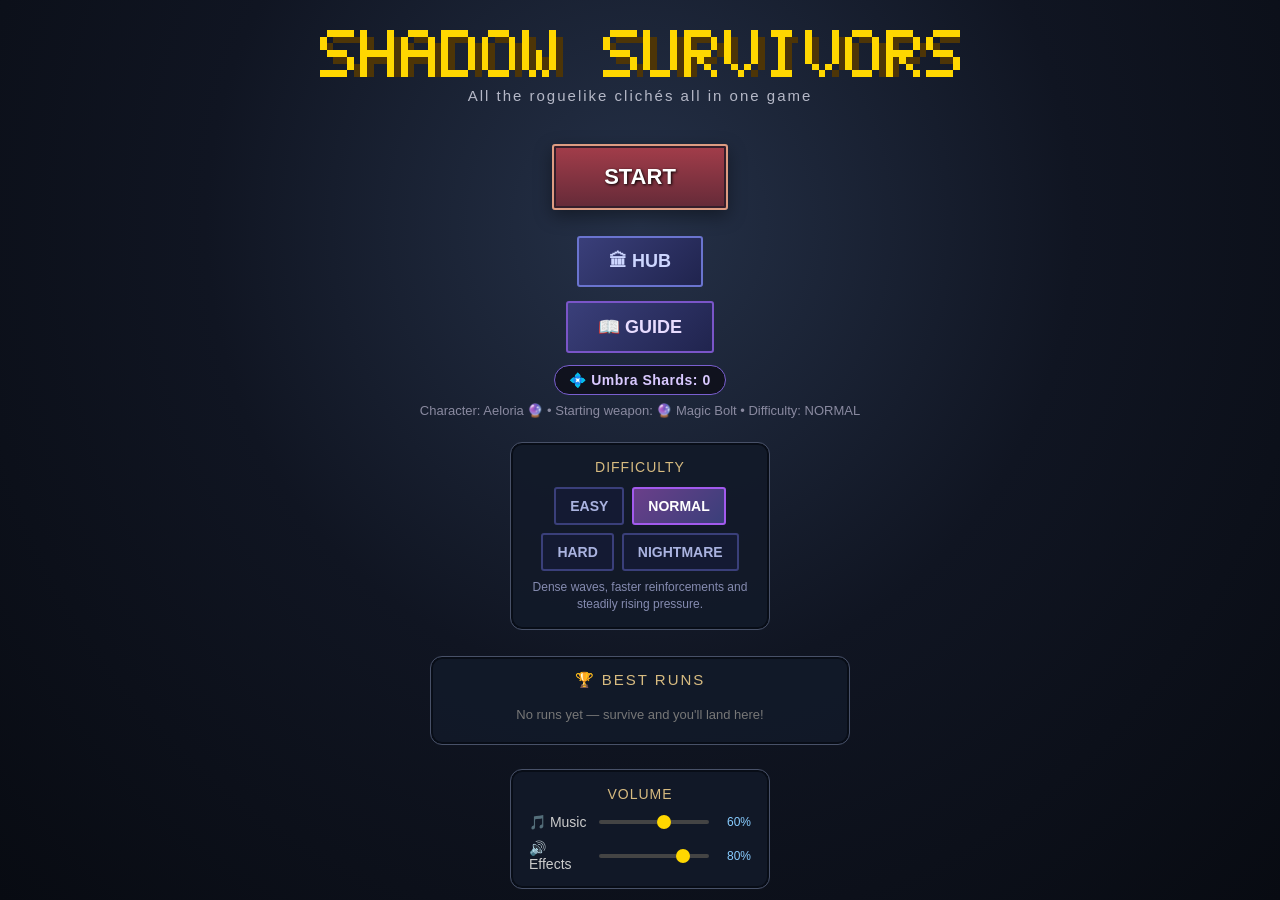
<file: index.html>
<!DOCTYPE html>
<html lang="en">
<head>
<meta charset="UTF-8">
<meta name="viewport" content="width=device-width, initial-scale=1.0, maximum-scale=1.0, user-scalable=no, viewport-fit=cover">
<title>Shadow Survivors - Roguelike</title>
<style>
* { margin: 0; padding: 0; box-sizing: border-box; }
body { background: #000; overflow: hidden; font-family: 'Segoe UI', Arial, sans-serif; user-select: none; }
canvas { display: block; touch-action: none; }

#ui-overlay {
  position: fixed; top: 0; left: 0; width: 100%; pointer-events: none; z-index: 10;
  padding: calc(10px + env(safe-area-inset-top)) calc(15px + env(safe-area-inset-right)) 10px calc(15px + env(safe-area-inset-left)); display: flex; flex-direction: column; gap: 6px;
  box-sizing: border-box;
}
#top-bar { display: flex; justify-content: space-between; align-items: center; }
#timer { color: #fff; font-size: 22px; font-weight: bold; text-shadow: 2px 2px 4px #000; }
#kills { color: #ccc; font-size: 16px; text-shadow: 1px 1px 3px #000; }
#biome-label { color: #9fd8ff; font-size: 13px; text-shadow: 1px 1px 3px #000; flex-shrink: 0; text-transform: uppercase; letter-spacing: 1px; }
#level-display { color: #ffd700; font-size: 16px; font-weight: bold; text-shadow: 1px 1px 3px #000; }
.bar-container {
  width: 280px; height: 18px; background: #333; border-radius: 9px; overflow: hidden;
  border: 2px solid #555; position: relative;
}
.bar-fill { height: 100%; border-radius: 7px; transition: width 0.15s; }
#hp-bar-bg { border-color: #a00; }
#hp-bar { background: linear-gradient(90deg, #f44, #d22); }
#xp-bar-bg { border-color: #55a; width: 360px; }
#xp-bar { background: linear-gradient(90deg, #44f, #88f); }
.bar-text {
  position: absolute; top: 50%; left: 50%; transform: translate(-50%, -50%);
  color: #fff; font-size: 11px; font-weight: bold; text-shadow: 1px 1px 2px #000;
  white-space: nowrap;
}
#weapon-icons { display: flex; gap: 5px; margin-top: 4px; }
.weapon-icon {
  width: 60px; height: 60px; background: #222; border: 2px solid #666;
  border-radius: 6px; display: flex; align-items: center; justify-content: center;
  font-size: 18px; color: #fff; position: relative;
}
.weapon-level {
  position: absolute; bottom: -4px; right: -4px; background: #d44;
  color: #fff; font-size: 9px; font-weight: bold; border-radius: 50%;
  width: 16px; height: 16px; display: flex; align-items: center;
  justify-content: center; border: 1px solid #fff;
}
#levelup-screen {
  position: fixed; top: 0; left: 0; width: 100%; height: 100%;
  background: rgba(0,0,0,0.85); display: none; flex-direction: column;
  align-items: center; justify-content: center; z-index: 100; pointer-events: all;
}
#levelup-title { color: #ffd700; font-size: 36px; font-weight: bold; margin-bottom: 10px; text-shadow: 2px 2px 6px #000; }
#levelup-subtitle { color: #aaa; font-size: 16px; margin-bottom: 30px; }
#auto-lvl-row { margin-top: -18px; margin-bottom: 10px; }
#auto-lvl-toggle {
  display: inline-flex; align-items: center; gap: 8px; cursor: pointer; pointer-events: all;
  color: #b9c2ff; font-size: 14px; font-weight: bold;
  padding: 8px 16px; background: rgba(20,22,44,0.9); border: 1px solid #3a4077;
  border-radius: 8px; transition: all 0.2s;
}
#auto-lvl-toggle:hover { border-color: #97a3ff; }
#auto-lvl-toggle.checked { border-color: #ffd700; color: #ffd700; }
#auto-lvl-toggle input { transform: scale(1.25); accent-color: #ffd700; cursor: pointer; }
.pause-toggle { display: inline-flex; align-items: center; gap: 8px; cursor: pointer; pointer-events: all; }
.pause-toggle input { transform: scale(1.3); accent-color: #ffd700; cursor: pointer; }
.toggle-pill {
  font-size: 11px; font-weight: bold; letter-spacing: 1px; color: #8a93b8;
  border: 1px solid #3a4077; padding: 2px 8px; border-radius: 6px; transition: all 0.2s;
}
.pause-toggle.checked .toggle-pill { color: #ffd700; border-color: #ffd700; }
#choices { display: flex; gap: 20px; flex-wrap: wrap; justify-content: center; }
.choice-card {
  width: 220px; padding: 20px; background: linear-gradient(135deg, #1a1a2e, #16213e);
  border: 2px solid #444; border-radius: 12px; cursor: pointer; text-align: center;
  transition: all 0.2s; pointer-events: all; position: relative;
}
.choice-card:hover { filter: brightness(1.18); transform: scale(1.05); box-shadow: 0 0 20px rgba(255,215,0,0.25); }
.choice-card.selected { filter: brightness(1.32); transform: scale(1.07); box-shadow: 0 0 28px rgba(255,215,0,0.5); }
.choice-weapon { border-color: #b3403a; }
.choice-passive { border-color: #3a5fb3; }
/* --- Rarity tints (override the plain borders above) --- */
.choice-card.rarity-common {
  border-color: #9aa0b6;
  box-shadow: inset 0 -34px 44px -34px rgba(154,160,182,0.18);
}
.choice-card.rarity-rare {
  border-color: #43a6f5;
  box-shadow: 0 0 12px rgba(67,166,245,0.25), inset 0 -34px 44px -30px rgba(67,166,245,0.30);
}
.choice-card.rarity-epic {
  border-color: #c25bff;
  box-shadow: 0 0 14px rgba(194,91,255,0.35), inset 0 -34px 44px -28px rgba(194,91,255,0.35);
}
.choice-card.rarity-legendary {
  border: 3px solid transparent;
  background:
    linear-gradient(#161126, #161126) padding-box,
    linear-gradient(135deg, #8a6a00, #ffd24d, #fff6d0, #b8860b, #ffd24d) border-box;
  background-size: 100% 100%, 300% 300%;
  box-shadow: 0 0 18px rgba(255,210,77,0.4), inset 0 -34px 44px -28px rgba(255,210,77,0.22);
  animation: rarityShine 3s linear infinite;
}
@keyframes rarityShine {
  0%   { background-position: 0 0, 0% 50%; }
  100% { background-position: 0 0, 300% 50%; }
}
.choice-badge {
  position: absolute; top: -10px; right: 10px; padding: 2px 9px;
  font-size: 10px; font-weight: bold; letter-spacing: 1px; border-radius: 5px;
  color: #fff; border: 1px solid rgba(255,255,255,0.25);
}
.choice-icon { font-size: 40px; margin-bottom: 10px; }
.choice-name { color: #fff; font-size: 16px; font-weight: bold; margin-bottom: 4px; }
.choice-tier { font-size: 10px; font-weight: bold; letter-spacing: 2px; margin: 0 0 6px; text-shadow: 0 0 8px currentColor; }
.choice-desc { color: #aaa; font-size: 12px; line-height: 1.4; }
.choice-level { color: #ffd700; font-size: 11px; margin-top: 8px; }
#rarity-legend {
  display: flex; gap: 14px; justify-content: center; flex-wrap: wrap;
  margin: -6px 0 22px; font-size: 11px; font-weight: bold; letter-spacing: 1px;
}
#rarity-legend .rl-item { text-shadow: 0 0 6px currentColor; }
#game-over-screen {
  position: fixed; top: 0; left: 0; width: 100%; height: 100%;
  background: rgba(0,0,0,0.9); display: none; flex-direction: column;
  align-items: center; justify-content: center; z-index: 200; pointer-events: all;
}
#gameover-title { color: #f44; font-size: 48px; font-weight: bold; margin-bottom: 20px; text-shadow: 2px 2px 8px #000; }
#gameover-stats { color: #ccc; font-size: 20px; line-height: 2; margin-bottom: 30px; text-align: center; }
#restart-btn {
  padding: 15px 40px; background: #d44; color: #fff; border: none; border-radius: 8px;
  font-size: 20px; font-weight: bold; cursor: pointer; pointer-events: all; transition: all 0.2s;
}
#restart-btn:hover { background: #f55; transform: scale(1.05); }
#start-screen {
  position: fixed; top: 0; left: 0; width: 100%; height: 100%;
  background: radial-gradient(ellipse at center, #1a0a2e, #000);
  display: flex; flex-direction: column; align-items: center; justify-content: flex-start;
  overflow-y: auto; padding-top: 30px; padding-bottom: 30px; z-index: 300; pointer-events: all;
}
/* Auto margins keep the column centered when it fits and fully scrollable
   (top to bottom) when it overflows, instead of clipping the title. */
#start-screen > :first-child { margin-top: auto; }
#start-screen > :last-child { margin-bottom: auto; }
#start-title { margin-bottom: 10px; }
.pix-title {
  display: block; margin: 0 auto; width: min(92vw, 640px); height: auto;
  image-rendering: pixelated;
  animation: pixBannerFloat 3.2s ease-in-out infinite;
}
@keyframes pixBannerFloat {
  0%, 100% { transform: translateY(0); filter: drop-shadow(0 0 10px rgba(255,215,0,0.25)); }
  50%      { transform: translateY(-6px); filter: drop-shadow(0 0 22px rgba(255,215,0,0.65)); }
}
#start-subtitle { color: #888; font-size: 18px; margin-bottom: 40px; }
#start-btn {
  padding: 18px 50px; background: linear-gradient(135deg, #d44, #a22); color: #fff;
  border: 2px solid #f66; border-radius: 10px; font-size: 22px; font-weight: bold;
  cursor: pointer; pointer-events: all; transition: all 0.2s; text-shadow: 1px 1px 3px #000;
}
#start-btn:hover { transform: scale(1.08); box-shadow: 0 0 30px rgba(255,50,50,0.4); }
/* --- Pre-run loading overlay (terrain pre-bake) --- */
#loading-screen {
  position: fixed; top: 0; left: 0; width: 100%; height: 100%;
  background: radial-gradient(ellipse at center, #1a0a2e, #000);
  display: none; flex-direction: column; align-items: center; justify-content: center;
  z-index: 900; pointer-events: all;
}
#loading-wrap { width: min(420px, 84vw); text-align: center; }
#loading-title { color: #f6e; font-size: 22px; font-weight: bold; letter-spacing: 3px; margin-bottom: 16px; text-shadow: 0 0 12px rgba(255,102,238,0.5); }
#loading-bar { height: 18px; border: 2px solid #f66; border-radius: 9px; overflow: hidden; background: #180a2a; box-shadow: inset 0 0 8px #000; }
#loading-fill { height: 100%; width: 0%; background: linear-gradient(90deg, #f66, #fa6, #ffd); transition: width 0.15s linear; }
#loading-pct { color: #aaa; font-size: 14px; margin-top: 10px; letter-spacing: 1px; }
/* --- Best runs leaderboard --- */
#best-runs {
  width: min(420px, 88vw); margin-top: 26px; padding: 14px 16px;
  background: rgba(15,15,25,0.85); border: 1px solid #333; border-radius: 12px;
  text-align: left;
}
.br-title { color: #ffd700; font-size: 15px; letter-spacing: 2px; text-align: center; margin-bottom: 10px; }
.br-empty { color: #777; font-size: 13px; text-align: center; padding: 8px 0; }
.br-row {
  display: flex; align-items: center; gap: 10px;
  padding: 6px 8px; border-radius: 8px;
}
.br-row:nth-child(odd):not(.br-top) { background: rgba(255,255,255,0.04); }
.br-top { background: rgba(255,215,0,0.10); border: 1px solid rgba(255,215,0,0.35); }
.br-rank { width: 28px; text-align: center; font-size: 17px; flex-shrink: 0; color: #fff; font-weight: bold; }
.br-info { flex: 1; min-width: 0; }
.br-time { display: block; color: #fff; font-size: 15px; font-weight: bold; }
.br-sub { display: block; color: #888; font-size: 11px; }
.br-score { color: #8cf; font-weight: bold; font-size: 16px; flex-shrink: 0; }
#start-controls { color: #666; font-size: 14px; margin-top: 30px; line-height: 1.8; text-align: center; }
/* --- Volume settings panel (shared by start & pause screens) --- */
.settings-box {
  width: 260px; margin-top: 24px; padding: 16px 18px;
  background: rgba(15,15,25,0.85); border: 1px solid #333; border-radius: 12px;
  text-align: left;
}
.settings-title { color: #ffd700; font-size: 14px; letter-spacing: 1px; margin-bottom: 12px; text-align: center; }
/* --- Difficulty selector --- */
#difficulty-select { text-align: center; }
#diff-row { display: flex; gap: 8px; justify-content: center; flex-wrap: wrap; }
.diff-btn {
  padding: 9px 14px; border-radius: 8px; border: 2px solid #3a3f7a;
  background: #141a33; color: #aab3e0; font-size: 14px; font-weight: bold;
  cursor: pointer; transition: background .15s, border-color .15s, color .15s, transform .15s;
}
.diff-btn:hover { border-color: #6a74cf; transform: scale(1.05); }
.diff-btn.active {
  background: linear-gradient(135deg, #6a3f8a, #3a3f7a); border-color: #a25aed; color: #fff;
}
#diff-desc {
  color: #858bb0; font-size: 12px; line-height: 1.4; margin-top: 8px;
  min-height: 32px; max-width: 420px; margin-left: auto; margin-right: auto;
}
.settings-row { display: flex; align-items: center; gap: 10px; margin-bottom: 10px; }
.settings-row:last-child { margin-bottom: 0; }
.settings-label { color: #ccc; font-size: 14px; width: 60px; flex-shrink: 0; }
input[type="range"].vol-slider {
  flex: 1; min-width: 0; height: 4px; -webkit-appearance: none; appearance: none;
  background: #444; border-radius: 2px; outline: none; cursor: pointer;
}
input[type="range"].vol-slider::-webkit-slider-thumb {
  -webkit-appearance: none; appearance: none; width: 14px; height: 14px;
  background: #ffd700; border-radius: 50%; border: none; cursor: pointer;
}
input[type="range"].vol-slider::-moz-range-thumb {
  width: 14px; height: 14px; background: #ffd700; border: none; border-radius: 50%; cursor: pointer;
}
.vol-value { color: #8cf; font-size: 12px; width: 32px; text-align: right; flex-shrink: 0; }
#pause-screen {
  position: fixed; top: 0; left: 0; width: 100%; height: 100%;
  background: rgba(0,0,0,0.75); display: none; flex-direction: column;
  align-items: center; justify-content: center; z-index: 150; pointer-events: all;
}
#pause-title { color: #fff; font-size: 44px; font-weight: bold; margin-bottom: 10px; text-shadow: 2px 2px 6px #000; }
#pause-subtitle { color: #888; font-size: 16px; margin-bottom: 24px; }
#pause-panel {
  display: flex; gap: 24px; width: min(800px, 94vw); max-height: 55vh;
  margin-bottom: 28px; padding: 16px 20px; justify-content: center;
  background: rgba(15,15,25,0.85); border: 1px solid #333; border-radius: 12px;
  overflow-y: auto;
}
.pause-col { flex: 1; min-width: 0; font-size: 14px; color: #ccc; }
.pause-col h3 {
  color: #ffd700; font-size: 15px; letter-spacing: 1px; margin: 0 0 8px;
  padding-bottom: 4px; border-bottom: 1px solid #444;
}
.pause-entry {
  display: flex; justify-content: space-between; align-items: center;
  padding: 5px 6px; border-radius: 6px; gap: 8px;
}
.pause-entry:nth-child(odd) { background: rgba(255,255,255,0.04); }
.pause-entry .pe-name { overflow: hidden; text-overflow: ellipsis; white-space: nowrap; flex: 1; }
.pause-entry .pe-value { color: #8cf; font-weight: bold; flex-shrink: 0; }
#resume-btn {
  padding: 15px 40px; background: #4caf50; color: #fff; border: 2px solid #8ff58b;
  border-radius: 8px; font-size: 20px; font-weight: bold; cursor: pointer;
  pointer-events: all; transition: all 0.2s;
}
#resume-btn:hover { transform: scale(1.05); box-shadow: 0 0 20px rgba(76,175,80,0.4); }
#leave-hub-btn {
  margin-top: 14px; padding: 13px 36px; background: linear-gradient(135deg,#3a3f7a,#20244e);
  color: #cdd6ff; border: 2px solid #6a74cf; border-radius: 8px;
  font-size: 17px; font-weight: bold; cursor: pointer; pointer-events: all; transition: all 0.2s;
}
#leave-hub-btn:hover { transform: scale(1.05); box-shadow: 0 0 20px rgba(100,120,255,0.4); }
#leave-hub-btn.armed { background: linear-gradient(135deg,#b03030,#701818); color: #fff; border-color: #ff6a6a; }
#warp-menu {
  position: fixed; top: 0; left: 0; width: 100%; height: 100%;
  background: rgba(10,6,20,0.82); display: none; flex-direction: column;
  align-items: center; justify-content: center; z-index: 160; pointer-events: all;
}
#warp-title { color: #d9a7ff; font-size: 40px; font-weight: bold; margin-bottom: 8px; text-shadow: 2px 2px 10px #48159a; }
#warp-hint { color: #9a9; font-size: 14px; margin-bottom: 24px; }
#warp-list { display: flex; flex-direction: column; gap: 12px; min-width: min(320px, 80vw); }
.warp-btn {
  padding: 13px 20px; font-size: 17px; font-weight: bold; cursor: pointer; border-radius: 8px;
  background: rgba(40,25,70,0.8); color: #cdb6ff; border: 2px solid #7a55c8; transition: all 0.2s;
}
.warp-btn:hover { transform: scale(1.05); box-shadow: 0 0 18px rgba(160,100,255,0.5); color: #e8dcff; }
.warp-none { color: #887; font-size: 14px; text-align: center; padding: 18px; }
#warp-cancel {
  margin-top: 26px; padding: 12px 34px; background: rgba(30,30,45,0.8);
  color: #ccc; border: 2px solid #555; border-radius: 8px; font-size: 15px;
  font-weight: bold; cursor: pointer;
}
#warp-cancel:hover { color: #fff; border-color: #888; }
#pause-btn {
  position: fixed; right: 12px; bottom: 170px; z-index: 20;
  width: 48px; height: 48px; border-radius: 50%; border: 2px solid rgba(255,255,255,0.4);
  background: rgba(0,0,0,0.45); color: #fff; font-size: 20px; font-weight: bold;
  cursor: pointer; pointer-events: all; display: none;
}
#pause-btn:hover { border-color: #fff; background: rgba(0,0,0,0.6); }
#fps { color: #888; font-size: 12px; text-shadow: 1px 1px 3px #000; flex-shrink: 0; }
/* --- Dev panel --- */
#dev-btn {
  position: fixed; left: 10px; bottom: 10px; z-index: 30;
  width: 36px; height: 36px; border-radius: 8px; border: 1px solid #0cc;
  background: rgba(0,0,0,0.6); color: #0cc; font-size: 13px; font-weight: bold;
  cursor: pointer; pointer-events: all;
}
#dev-btn:hover { background: rgba(0,180,180,0.15); }
#dev-panel {
  position: fixed; left: 10px; bottom: 54px; z-index: 400;
  width: 320px; max-height: 72vh; overflow-y: auto;
  background: rgba(8,10,18,0.95); border: 1px solid #0cc;
  border-radius: 10px; padding: 10px 12px; display: none; color: #ccc;
  font-family: monospace; font-size: 12px; pointer-events: all;
}
#dev-panel.open { display: block; }
.dev-header { display:flex; justify-content:space-between; align-items:center; margin-bottom:8px; }
.dev-header span { color: #0cc; font-weight: bold; font-size: 14px; letter-spacing: 1px; }
#dev-close { background:none; border:none; color:#888; font-size:18px; cursor:pointer; padding:0 4px; }
#dev-close:hover { color:#fff; }
.dev-section { color: #0cc; font-weight: bold; font-size: 12px; margin: 8px 0 4px; border-bottom: 1px solid #0cc3; padding-bottom: 3px; }
.dev-row { display:flex; align-items:center; gap: 6px; margin: 3px 0; }
.dev-row label { width: 100px; flex-shrink: 0; color: #aaa; overflow:hidden; text-overflow:ellipsis; white-space:nowrap; }
.dev-row input[type=range] { flex: 1; min-width: 0; height: 3px; -webkit-appearance: none; appearance: none; background: #333; border-radius: 2px; outline: none; cursor: pointer; }
.dev-row input[type=range]::-webkit-slider-thumb { -webkit-appearance: none; width: 10px; height: 10px; background: #0cc; border-radius: 50%; }
.dev-row input[type=range]::-moz-range-thumb { width: 10px; height: 10px; background: #0cc; border: none; border-radius: 50%; }
.dev-val { width: 40px; text-align: right; color: #0ff; flex-shrink: 0; }
.dev-check label { display:flex; align-items:center; gap:5px; cursor:pointer; }
.dev-actions { display: flex; flex-wrap: wrap; gap: 4px; margin-top: 8px; }
.dev-actions button {
  font-size: 11px; padding: 4px 8px; background: rgba(0,180,180,0.12);
  border: 1px solid #0cc6; border-radius: 5px; color: #0cc; cursor: pointer;
}
.dev-actions button:hover { background: rgba(0,180,180,0.3); }
canvas { touch-action: none; -webkit-touch-callout: none; -webkit-user-select: none; }
body { overscroll-behavior: none; position: fixed; width: 100%; height: 100%; }

/* --- Meta hub --- */
#hub-btn {
  padding: 13px 30px; margin-top: 26px; background: linear-gradient(135deg,#3a3f7a,#20244e);
  color: #cdd6ff; border: 2px solid #6a74cf; border-radius: 10px;
  font-size: 18px; font-weight: bold; cursor: pointer; pointer-events: all; transition: all 0.2s;
}
#hub-btn:hover { transform: scale(1.06); box-shadow: 0 0 24px rgba(100,120,255,0.35); }
#guide-btn {
  padding: 13px 30px; margin-top: 14px; background: linear-gradient(135deg,#3a3f7a,#20244e);
  color: #e8dcff; border: 2px solid #7a55c8; border-radius: 10px;
  font-size: 18px; font-weight: bold; cursor: pointer; pointer-events: all; transition: all 0.2s;
}
#guide-btn:hover { transform: scale(1.06); box-shadow: 0 0 24px rgba(160,100,255,0.4); }
#essence-pill {
  margin-top: 12px; padding: 6px 14px; background: rgba(15,15,25,0.85);
  border: 1px solid #7a5fd0; border-radius: 20px; color: #d9c9ff;
  font-size: 14px; font-weight: bold; letter-spacing: 0.5px;
}
#hub-summary { margin-top: 8px; color: #8a8aa0; font-size: 13px; text-align: center; }
#hub-screen {
  position: fixed; top: 0; left: 0; width: 100%; height: 100%;
  background: rgba(4,4,12,0.92); display: none; flex-direction: column; align-items: center;
  justify-content: flex-start; z-index: 400; pointer-events: all; overflow-y: auto;
  padding: 26px 14px 30px;
}
#hub-title { color: #c9d4ff; font-size: 32px; font-weight: bold; letter-spacing: 3px; text-shadow: 0 0 20px rgba(120,140,255,0.5); margin-bottom: 6px; }
#hub-wallet { color: #ffd700; font-size: 20px; font-weight: bold; margin-bottom: 16px; text-shadow: 1px 1px 4px #000; }
#hub-tabs { display: flex; gap: 8px; margin-bottom: 18px; }
.hub-tab {
  padding: 9px 20px; background: rgba(20,22,44,0.9); color: #9aa2d9; border: 1px solid #3a4077;
  border-radius: 8px; font-size: 13px; font-weight: bold; cursor: pointer; transition: all 0.2s; letter-spacing: 1px;
}
.hub-tab:hover { color: #fff; border-color: #7a86e8; }
.hub-tab.active { background: #3a3f8a; color: #fff; border-color: #97a3ff; box-shadow: 0 0 12px rgba(120,140,255,0.35); }
#hub-view { display: flex; flex-wrap: wrap; gap: 12px; justify-content: center; max-width: 760px; width: 100%; }
.hub-card {
  width: 210px; padding: 15px 13px; background: linear-gradient(150deg,#181a30,#14162a);
  border: 1px solid #333; border-radius: 12px; text-align: center; pointer-events: all;
}
.hub-card.locked { opacity: 0.8; border-color: #3a2a4a; }
.hub-card.selected { border-color: #ffd700; box-shadow: 0 0 16px rgba(255,215,0,0.35); }
.hub-icon { font-size: 30px; margin-bottom: 6px; }
.pix-ico { image-rendering: pixelated; vertical-align: middle; display: inline-block; }
.hub-name { color: #fff; font-size: 15px; font-weight: bold; margin-bottom: 4px; }
.hub-meta { color: #89c; font-size: 11px; margin: 8px 0 10px; }
.hub-desc { color: #99a; font-size: 11px; line-height: 1.4; min-height: 30px; }
.hub-sig { color: #778; font-size: 10px; letter-spacing: 0.3px; }
.hub-level { color: #ffd700; font-size: 12px; margin: 6px 0 8px; }
.hub-btn {
  padding: 7px 14px; background: linear-gradient(135deg,#e9c34a,#c79a26); color: #2a1c00;
  border: none; border-radius: 7px; font-size: 13px; font-weight: bold; cursor: pointer; transition: all 0.2s; pointer-events: all;
}
.hub-btn:hover { transform: scale(1.05); box-shadow: 0 0 12px rgba(255,215,0,0.5); }
.hub-btn.buy { background: linear-gradient(135deg,#7ad0ff,#3a8fd0); color: #04232f; }
.hub-btn.maxed { background: #333; color: #888; cursor: default; transform: none; box-shadow: none; }
.hub-btn.owned { background: #46b46a; color: #fff; }
.hub-btn.equipped { background: #ffd700; color: #2a1c00; }
.hub-btn.weps { background: #2a3160; color: #b9c2ff; border: 1px solid #3a4077; }
.hub-actions-inline { display: flex; flex-direction: column; gap: 6px; margin-top: 8px; }
.wpn-grid { display: flex; flex-wrap: wrap; gap: 14px; justify-content: center; }
.wpn-divider { width: 100%; text-align: center; color: #ffd24d; font-size: 13px; letter-spacing: 2px; margin: 4px 0 -6px; font-weight: bold; }
.wpn-tools { display: flex; justify-content: center; margin-top: 20px; }
#hub-actions { display: flex; gap: 12px; margin-top: 24px; }
#hub-close, #hub-play, #hub-guide { padding: 12px 30px; border-radius: 9px; font-size: 16px; font-weight: bold; cursor: pointer; pointer-events: all; transition: all 0.2s; }
#hub-close { background: #22244a; color: #9aa2d9; border: 1px solid #3a4077; }
#hub-close:hover { color: #fff; border-color: #7a86e8; }
#hub-guide { background: #2a3160; color: #cdb6ff; border: 1px solid #4a3a88; }
#hub-guide:hover { color: #fff; border-color: #a98aff; }
#hub-play { background: linear-gradient(135deg,#d44,#a22); color: #fff; border: 2px solid #f66; }
#hub-play:hover { transform: scale(1.06); box-shadow: 0 0 24px rgba(255,50,50,0.4); }
/* --- Guide --- */
#guide-screen {
  position: fixed; top: 0; left: 0; width: 100%; height: 100%;
  background: rgba(4,4,12,0.94); display: none; flex-direction: column; align-items: center;
  justify-content: flex-start; z-index: 500; pointer-events: all; overflow-y: auto;
  padding: 26px 14px 30px;
}
#guide-title { color: #e8dcff; font-size: 32px; font-weight: bold; letter-spacing: 3px; text-shadow: 0 0 20px rgba(190,120,255,0.5); margin-bottom: 6px; }
#guide-sub { color: #8a8aa0; font-size: 13px; margin-bottom: 16px; }
#guide-tabs { display: flex; gap: 8px; flex-wrap: wrap; justify-content: center; margin-bottom: 18px; max-width: 760px; }
#guide-view { display: flex; flex-wrap: wrap; gap: 12px; justify-content: center; max-width: 920px; width: 100%; }
#guide-view .hub-card { width: 230px; }
#guide-view .hub-card.wide { width: 280px; }
#guide-view .hub-card.full { width: 100%; max-width: 880px; text-align: left; }
.gd-name { color: #fff; font-size: 15px; font-weight: bold; margin-bottom: 4px; }
.gd-icon { font-size: 30px; margin-bottom: 6px; }
.gd-note { color: #99a; font-size: 11px; line-height: 1.5; }
.gd-note b { color: #ccd; }
.gd-tag { display: inline-block; padding: 2px 9px; border-radius: 5px; font-size: 10px; font-weight: bold; letter-spacing: 1px; color: #fff; margin-bottom: 6px; }
.gd-swatch { width: 16px; height: 16px; border-radius: 4px; display: inline-block; vertical-align: middle; margin-right: 6px; border: 1px solid rgba(255,255,255,0.3); }
.gd-stat { color: #7f9bd9; font-size: 11px; margin: 8px 0 10px; }
.gd-recipe { display: flex; align-items: center; gap: 8px; justify-content: center; margin: 6px 0 8px; flex-wrap: wrap; color: #fff; }
.gd-recipe .plus, .gd-recipe .eq { color: white; font-weight: bold; }
.plus { color: white; font-weight: bold; }
.gd-howto { color: #aab; font-size: 13px; line-height: 1.9; }
.gd-howto li { margin-left: 18px; }
#guide-actions { display: flex; gap: 12px; margin-top: 24px; }
#guide-close { padding: 12px 36px; border-radius: 9px; font-size: 16px; font-weight: bold; cursor: pointer; pointer-events: all; background: #22244a; color: #cdd6ff; border: 1px solid #6a74cf; transition: all 0.2s; }
#guide-close:hover { color: #fff; border-color: #97a3ff; }
/* --- Ban list (pre-run loadout filters) --- */
.ban-box {
  width: min(720px, 100%); padding: 14px;
  background: rgba(15,15,25,0.7); border: 1px solid #333; border-radius: 12px;
}
.ban-title { color: #ffd700; font-size: 13px; letter-spacing: 1px; margin-bottom: 10px; text-align: center; }
.ban-grid { display: flex; flex-wrap: wrap; gap: 8px; justify-content: center; }
.ban-chip {
  padding: 7px 12px; border-radius: 8px; border: 2px solid #3a4077;
  background: #141a33; color: #aab3e0; font-size: 13px; font-weight: bold;
  cursor: pointer; pointer-events: all; transition: all 0.15s;
}
.ban-chip:hover { border-color: #7a86e8; transform: scale(1.05); }
.ban-chip.banned {
  background: linear-gradient(135deg,#5a2030,#3a1420); border-color: #ff6a6a; color: #ffb0b0;
}
.ban-chip.banned::after { content: ' — BANNED'; font-size: 10px; letter-spacing: 0.5px; color: #ff8a8a; }
.ban-chip.locked {
  cursor: not-allowed; opacity: 0.85; border-color: #ffd700;
  background: rgba(60,50,10,0.35); color: #ffe9a8;
  display: inline-flex; align-items: center; gap: 7px;
}
.ban-chip.locked:hover { transform: none; }
.ban-chip.locked .ban-tag {
  font-size: 9px; letter-spacing: 0.6px; color: #ffd700;
  border: 1px solid #ffd700; padding: 0 5px; border-radius: 4px;
}
.ban-warn {
  width: min(720px, 100%); padding: 10px 12px; text-align: center;
  color: #ffb86c; background: rgba(120,60,10,0.25); border: 1px solid #ffa040;
  border-radius: 10px; font-size: 13px; font-weight: bold;
}
.ban-actions { width: 100%; display: flex; flex-direction: column; align-items: center; gap: 10px; }
.ban-hint { color: #777; font-size: 12px; max-width: 500px; text-align: center; line-height: 1.5; }

@media (max-width: 700px) {
  #top-bar { flex-direction: row; justify-content: space-between; align-items: center; }
  #timer { font-size: 17px; }
  #kills { font-size: 13px; }
  #level-display { font-size: 13px; }
  #biome-label { font-size: 10px; }
  .bar-container { height: 14px; border-width: 1px; }
  #hp-bar-bg { width: 35vw; }
  #xp-bar-bg { width: 50vw; }
  .bar-text { font-size: 10px; }
  #weapon-icons { flex-wrap: wrap; gap: 4px; }
  .weapon-icon { width: 46px; height: 46px; font-size: 15px; }
  .weapon-level { width: 14px; height: 14px; font-size: 8px; }
  #levelup-title { font-size: 26px; margin-bottom: 6px; }
  #levelup-subtitle { font-size: 14px; margin-bottom: 12px; }
  #levelup-hint { display: none; }
  #choices { gap: 12px; }
  .choice-card { width: 28vw; min-width: 120px; max-width: 180px; padding: 14px 10px; }
  .choice-icon { font-size: 32px; margin-bottom: 8px; }
  .choice-name { font-size: 13px; }
  .choice-desc { font-size: 11px; }
  .choice-level { font-size: 10px; }
  #gameover-title { font-size: 32px; }
  #gameover-stats { font-size: 17px; }
  #restart-btn { padding: 14px 30px; font-size: 18px; }
  #start-title { font-size: 34px; }
  #start-subtitle { font-size: 15px; margin-bottom: 30px; }
  #start-btn { padding: 16px 40px; font-size: 19px; }
  #best-runs { margin-top: 18px; padding: 10px 12px; width: min(360px, 92vw); }
  .br-time { font-size: 13px; }
  .br-sub { font-size: 10px; }
  .br-score { font-size: 14px; }
  #start-controls { font-size: 12px; margin-top: 20px; }
  #hub-screen { padding: 16px 10px 22px; }
  #hub-title { font-size: 24px; }
  #hub-wallet { font-size: 16px; margin-bottom: 10px; }
  #hub-tabs { margin-bottom: 12px; }
  #hub-view { max-height: 60vh; overflow-y: auto; }
  .hub-card { width: 150px; padding: 12px 10px; }
  #hub-close, #hub-play, #hub-guide { padding: 11px 24px; font-size: 15px; }
  #hub-btn { margin-top: 20px; font-size: 16px; }
  #guide-btn { margin-top: 12px; font-size: 16px; }
  #guide-screen { padding: 16px 10px 22px; }
  #guide-title { font-size: 24px; }
  #guide-sub { margin-bottom: 12px; }
  #guide-tabs { margin-bottom: 12px; }
  #guide-view .hub-card { width: 150px; }
  #guide-view .hub-card.wide { width: 200px; max-width: 90vw; }
  #guide-view .hub-card.full { max-width: 100%; }
  #guide-close { padding: 11px 26px; font-size: 15px; }
  #pause-panel { flex-direction: column; gap: 12px; max-height: 40vh; }
  #dev-panel { width: calc(100vw - 20px); left: 10px; }
  #dev-btn { width: 32px; height: 32px; }
  #pause-btn { width: 42px; height: 42px; bottom: 150px; font-size: 17px; }
}

/* Landscape phones: width usually >700px so the query above doesn't fire,
   but the viewport is very short — compact the HUD so nothing falls off the
   sides or below the fold. */
@media (orientation: landscape) and (max-height: 600px) {
  #ui-overlay { gap: 2px; padding-top: calc(4px + env(safe-area-inset-top)); }
  #top-bar { flex-wrap: nowrap; }
  #timer { font-size: 14px; }
  #kills { font-size: 11px; }
  #level-display { font-size: 11px; }
  #fps { font-size: 10px; }
  #biome-label { display: none; }
  .bar-container { height: 12px; border-width: 1px; }
  #hp-bar-bg { width: 18vw; }
  #xp-bar-bg { width: 26vw; }
  .bar-text { font-size: 8px; }
  #weapon-icons { flex-wrap: nowrap; overflow-x: auto; gap: 3px; scrollbar-width: none; }
  #weapon-icons::-webkit-scrollbar { display: none; }
  .weapon-icon { width: 40px; height: 40px; font-size: 13px; flex-shrink: 0; }
  .weapon-level { width: 13px; height: 13px; font-size: 7px; }
  #pause-btn { width: 38px; height: 38px; bottom: 12px; right: 12px; font-size: 16px; }
  #dev-btn { width: 30px; height: 30px; bottom: 8px; left: 8px; }
  #dev-panel { bottom: 44px; max-height: 60vh; }
  #pause-panel { flex-direction: column; flex-wrap: wrap; max-height: 50vh; }
  #levelup-title { font-size: 22px; }
  #levelup-subtitle { font-size: 12px; margin-bottom: 10px; }
  #gameover-title { font-size: 26px; }
  #gameover-stats { font-size: 15px; }
  #restart-btn { padding: 12px 26px; font-size: 16px; }
  #start-title { font-size: 26px; }
  #start-subtitle { font-size: 13px; margin-bottom: 20px; }
  #start-btn { padding: 13px 34px; font-size: 17px; }
  #best-runs { margin-top: 14px; padding: 8px 10px; max-height: 26vh; overflow-y: auto; }
  .br-row { padding: 4px 6px; gap: 8px; }
}
@media (orientation: landscape) and (max-height: 600px) {
  #hub-screen { padding: 10px 10px 16px; justify-content: flex-start; }
  #hub-title { font-size: 22px; margin-bottom: 2px; }
  #hub-wallet { font-size: 15px; margin-bottom: 8px; }
  #hub-tabs { margin-bottom: 10px; }
  #hub-view { max-height: 46vh; overflow-y: auto; }
  .hub-card { width: 150px; padding: 10px; }
  #hub-actions { margin-top: 12px; }
}
@media (orientation: landscape) and (max-height: 600px) {
  #guide-screen { padding: 10px 10px 16px; justify-content: flex-start; }
  #guide-title { font-size: 20px; margin-bottom: 2px; }
  #guide-sub { margin-bottom: 8px; }
  #guide-tabs { margin-bottom: 10px; }
  #guide-view { max-height: 46vh; overflow-y: auto; }
  #guide-view .hub-card { width: 150px; padding: 10px; }
  #guide-actions { margin-top: 12px; }
}
</style>
<link rel="stylesheet" href="css/polish.css">
</head>
<body>
<canvas id="game"></canvas>

<div id="ui-overlay">
  <div id="top-bar">
    <div id="timer">00:00</div>
    <div id="level-display">LVL 1</div>
    <div id="kills">Kills: 0</div>
    <div id="biome-label">RUINS</div>
    <div id="fps">-- FPS</div>
  </div>
  <div style="display:flex;gap:20px;align-items:center;">
    <div>
      <div style="color:#f66;font-size:11px;margin-bottom:2px;">HP <span id="revive-pips" style="color:#f6f;font-weight:bold;"></span></div>
      <div class="bar-container" id="hp-bar-bg">
        <div class="bar-fill" id="hp-bar" style="width:100%"></div>
        <div class="bar-text" id="hp-text">100/100</div>
      </div>
    </div>
    <div>
      <div style="color:#66f;font-size:11px;margin-bottom:2px;">EXP</div>
      <div class="bar-container" id="xp-bar-bg">
        <div class="bar-fill" id="xp-bar" style="width:0%"></div>
        <div class="bar-text" id="xp-text">0/10</div>
      </div>
    </div>
  </div>
  <div id="weapon-icons"></div>
</div>

<div id="levelup-screen">
  <div id="levelup-title">LEVEL UP!</div>
  <div id="levelup-subtitle">Choose an upgrade</div>
  <div id="auto-lvl-row">
    <label id="auto-lvl-toggle">
      <input type="checkbox" id="auto-levelup">
      <span>Auto power-ups (no pause)</span>
    </label>
  </div>
  <div id="rarity-legend">
    <span class="rl-item" style="color:#9aa0b6">■ Common</span>
    <span class="rl-item" style="color:#43a6f5">■ Rare</span>
    <span class="rl-item" style="color:#c25bff">■ Epic</span>
    <span class="rl-item" style="color:#ffd24d">■ Legendary</span>
  </div>
  <div id="levelup-hint" style="color:#666;font-size:13px;margin-bottom:20px;">A/D or ←/→ to select &bull; Space/Enter to confirm</div>
  <div id="choices"></div>
</div>

<div id="game-over-screen">
  <div id="gameover-title">GAME OVER</div>
  <div id="gameover-stats"></div>
  <button id="restart-btn">PLAY AGAIN</button>
  <button id="menu-btn-go" style="margin-top:16px;padding:14px 32px;background:linear-gradient(135deg,#2a5a3a,#14351f);color:#cdffd6;border:2px solid #6acf8a;border-radius:10px;font-size:17px;font-weight:bold;cursor:pointer;pointer-events:all;">🗺 MENU</button>
  <button id="hub-btn-go" style="margin-top:16px;padding:14px 32px;background:linear-gradient(135deg,#3a3f7a,#20244e);color:#cdd6ff;border:2px solid #6a74cf;border-radius:10px;font-size:17px;font-weight:bold;cursor:pointer;pointer-events:all;">🏛 HUB</button>
</div>

<div id="pause-screen">
  <div id="pause-title">PAUSED</div>
  <div id="pause-subtitle">Press P or Esc to resume</div>
  <div id="pause-panel">
    <div class="pause-col" id="pause-weapons"></div>
    <div class="pause-col" id="pause-stats"></div>
    <div class="pause-col" id="pause-recipes"></div>
  </div>
  <div id="pause-settings" class="settings-box">
    <div class="settings-title">VOLUME</div>
    <div class="settings-row">
      <span class="settings-label">🎵 Music</span>
      <input type="range" class="vol-slider" data-vol="music" min="0" max="100" step="1">
      <span class="vol-value" data-vol-label="music">60%</span>
    </div>
    <div class="settings-row">
      <span class="settings-label">🔊 Effects</span>
      <input type="range" class="vol-slider" data-vol="sfx" min="0" max="100" step="1">
      <span class="vol-value" data-vol-label="sfx">80%</span>
    </div>
    <div class="settings-row">
      <span class="settings-label">⚡ Auto power-ups</span>
      <label class="pause-toggle" id="pause-auto-lvl">
        <input type="checkbox" id="pause-auto-levelup">
        <span class="toggle-pill">AUTO</span>
      </label>
    </div>
    <div class="settings-row">
      <span class="settings-label">💥 Damage numbers</span>
      <label class="pause-toggle" id="pause-dmg-nums">
        <input type="checkbox" id="pause-dmg-numbers">
        <span class="toggle-pill">DMG</span>
      </label>
    </div>
  </div>
  <button id="resume-btn">RESUME</button>
  <button id="leave-hub-btn">🏠 BACK TO HUB</button>
</div>

<div id="warp-menu">
  <div id="warp-title">🌀 WARP</div>
  <div id="warp-hint">Choose a purified heart to travel to.</div>
  <div id="warp-list"></div>
  <button id="warp-cancel">CANCEL</button>
</div>

<button id="pause-btn" title="Pause (P)">II</button>

<button id="dev-btn" title="Dev Menu (F2)">⚙</button>
<div id="dev-panel">
  <div class="dev-header"><span>DEV MENU</span><button id="dev-close">×</button></div>
  <div id="dev-fields"></div>
  <div class="dev-section">ACTIONS</div>
  <div class="dev-actions" id="dev-actions"></div>
</div>

<div id="hub-screen">
  <div id="hub-title">CENTRAL HUB</div>
  <div id="hub-wallet">💠 Umbra Shards: 0</div>
  <div id="hub-tabs">
    <button class="hub-tab active" data-tab="char">CHARACTER</button>
    <button class="hub-tab" data-tab="upg">UPGRADES</button>
    <button class="hub-tab" data-tab="ban">BANS</button>
  </div>
  <div id="hub-view"></div>
  <div id="hub-actions">
    <button id="hub-close">CLOSE</button>
    <button id="hub-guide">📖 GUIDE</button>
    <button id="hub-play">PLAY</button>
  </div>
</div>

<div id="start-screen">
  <div id="start-title">SHADOW SURVIVORS</div>
  <div id="start-subtitle">How long can you survive?</div>
  <button id="start-btn">START</button>
  <button id="hub-btn">🏛 HUB</button>
  <button id="guide-btn">📖 GUIDE</button>
  <div id="essence-pill">💠 Umbra Shards: 0</div>
  <div id="hub-summary"></div>
  <div id="difficulty-select" class="settings-box">
    <div class="settings-title">DIFFICULTY</div>
    <div id="diff-row"></div>
    <div id="diff-desc"></div>
  </div>
  <div id="best-runs"></div>
  <div id="start-settings" class="settings-box">
    <div class="settings-title">VOLUME</div>
    <div class="settings-row">
      <span class="settings-label">🎵 Music</span>
      <input type="range" class="vol-slider" data-vol="music" min="0" max="100" step="1">
      <span class="vol-value" data-vol-label="music">60%</span>
    </div>
    <div class="settings-row">
      <span class="settings-label">🔊 Effects</span>
      <input type="range" class="vol-slider" data-vol="sfx" min="0" max="100" step="1">
      <span class="vol-value" data-vol-label="sfx">80%</span>
    </div>
  </div>
  <div id="start-controls">WASD / Arrow Keys to move<br>Touch &amp; drag on mobile to move<br>Weapons fire automatically<br>P or Esc to pause &bull; M to mute sound</div>
  <button id="reset-save-btn" type="button">RESET ALL STATS & DELETE SAVE</button>
</div>

<div id="loading-screen">
  <div id="loading-wrap">
    <div id="loading-title">GENERATING SHADOWLANDS…</div>
    <div id="loading-bar"><div id="loading-fill"></div></div>
    <div id="loading-pct">0%</div>
  </div>
</div>

<div id="guide-screen">
  <div id="guide-title">📖 GUIDE</div>
  <div id="guide-sub">Everything you need to survive the shadowlands</div>
  <div id="guide-tabs"></div>
  <div id="guide-view"></div>
  <div id="guide-actions">
    <button id="guide-close">BACK</button>
  </div>
</div>

<!-- Core -->
<script src="js/00-utils.js"></script>
<!-- Data (weapons, passives, enemies, spawn pools) -->
<script src="js/01-defs.js"></script>
<!-- World / tilemap / chunk rendering -->
<script src="js/02-world.js"></script>
<!-- Torches & dynamic lighting -->
<script src="js/03-lighting.js"></script>
<!-- Adaptive graphics quality -->
<script src="js/04-gfx.js"></script>
<!-- Enemy pathfinding flow field -->
<script src="js/04-flowfield.js"></script>
<!-- Collision & spatial grid -->
<script src="js/05-collision.js"></script>
<!-- Game state factory -->
<script src="js/06-state.js"></script>
<!-- Enemy spawning & projectiles -->
<script src="js/07-entities.js"></script>
<!-- Damage, XP gems, particles -->
<script src="js/08-combat.js"></script>
<!-- Weapon firing & stats -->
<script src="js/09-weapons.js"></script>
<!-- Level-up choices & enemy steering helpers -->
<script src="js/10-levelup.js"></script>
<!-- Update subsystems + master update -->
<script src="js/11-update.js"></script>
<!-- UI & overlays -->
<script src="js/12-ui.js"></script>
<!-- Rendering -->
<script src="js/13-render.js"></script>
<!-- WebGL wind-grass overlay (GPU instancing, falls back to 2D) -->
<script src="js/21-wegrass.js"></script>
<!-- Biome ambient details (fireflies, leaves, snow, spores…) -->
<script src="js/24-ambient.js"></script>
<!-- Procedural sound engine -->
<script src="js/15-sound.js"></script>
<!-- Meta progression hub (unlocks, permanent upgrades) -->
<script src="js/17-meta.js"></script>
<!-- Procedural pixel-art icons (survivors-style diamond frames) -->
<script src="js/18-icons.js"></script>
<!-- Guide screen -->
<script src="js/19-guide.js"></script>
<!-- Main loop, input, startup -->
<script src="js/25-polish.js"></script>
<script src="js/26-living-shadows.js"></script>
<script src="js/27-world-detail.js"></script>
<script src="js/14-main.js"></script>
<!-- Dev menu & FPS (builds panel on load) -->
<script src="js/16-dev.js"></script>
<!-- Speed logger (F3 / dev menu; saves only when the capture is stopped) -->
<script src="js/20-speedlog.js"></script>
<!-- Run log disabled: it auto-downloads a telemetry JSON at game over.
     Open index-runlog.html for the telemetry build. -->
<!-- <script src="js/22-runlog.js"></script> -->
</body>
</html>
</file>
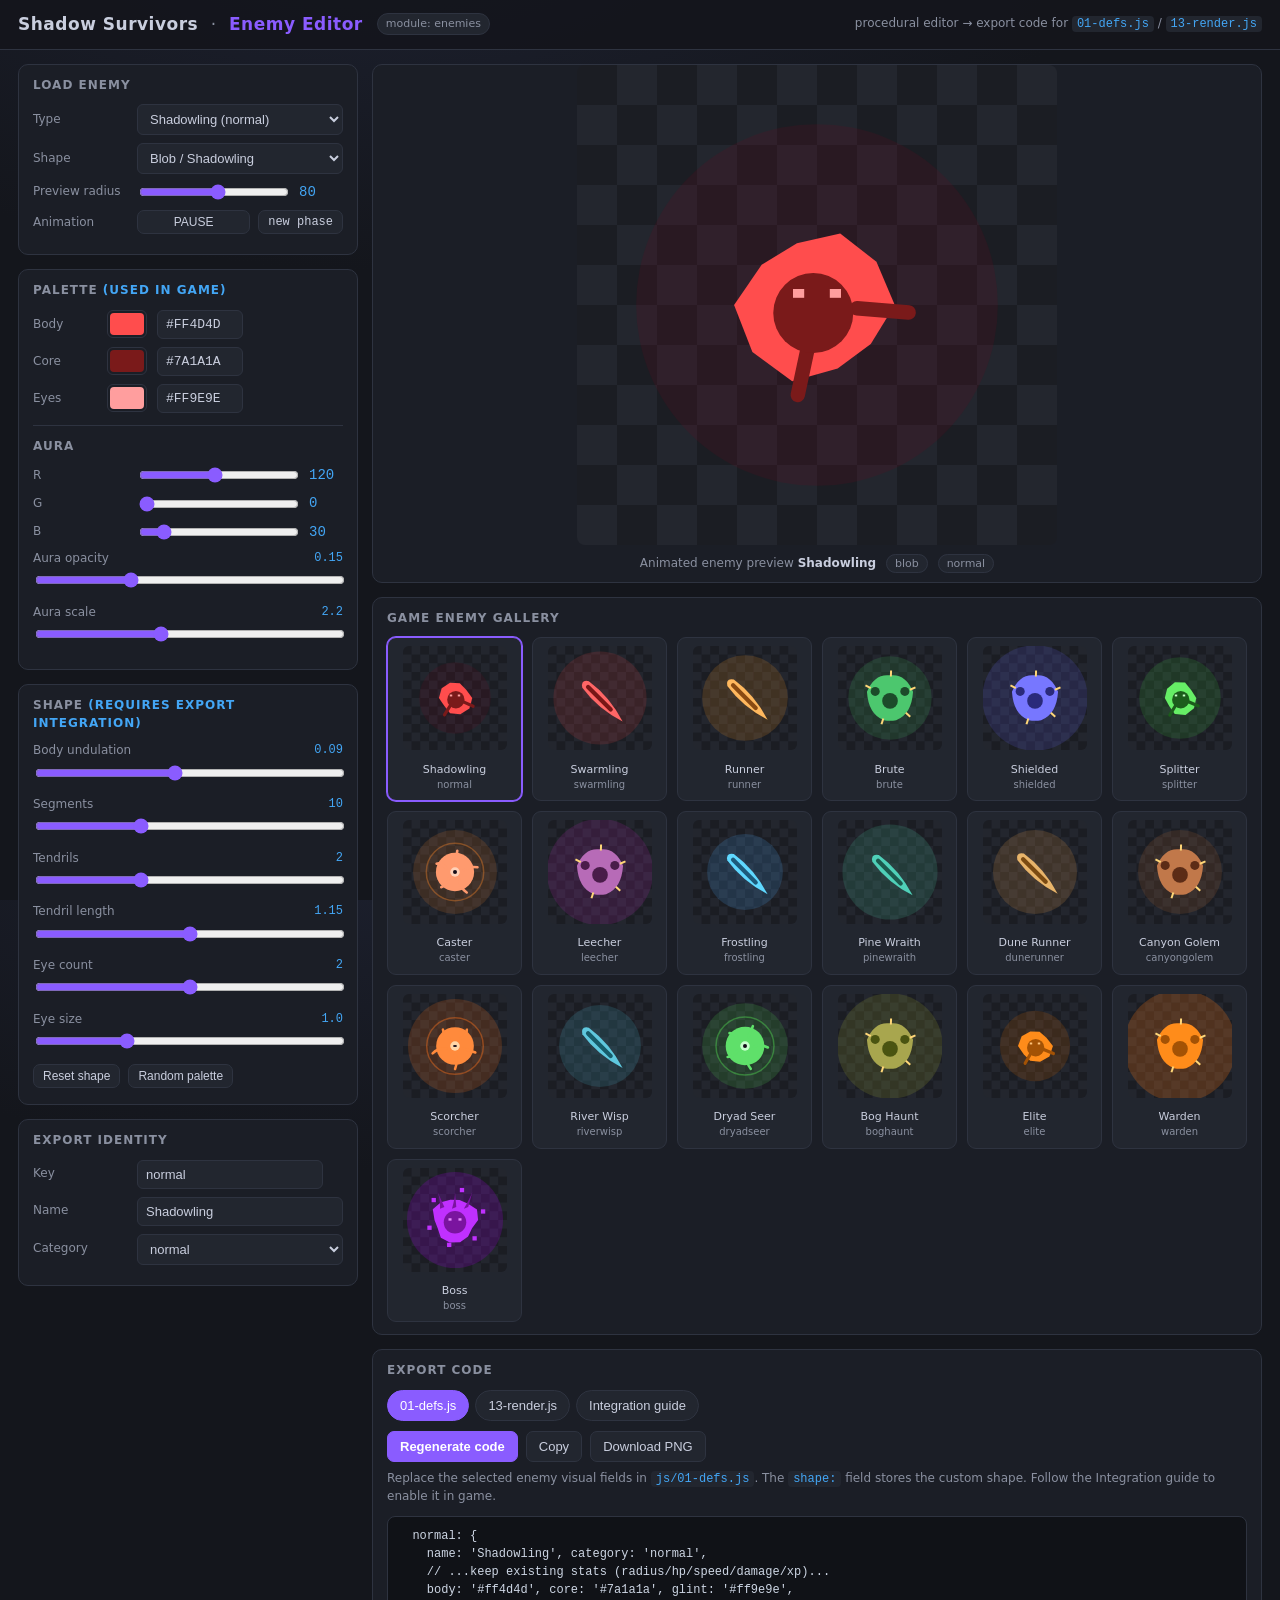
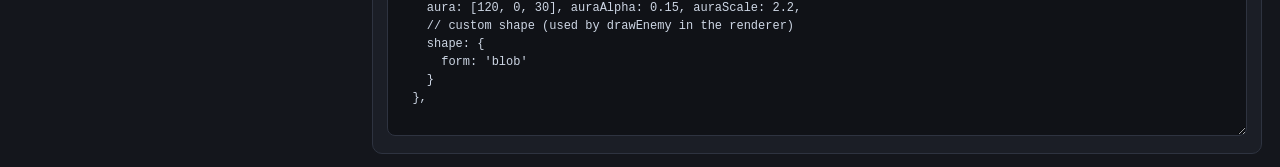
<file: enemy-editor.html>
<!DOCTYPE html>
<html lang="en">
<head>
<meta charset="UTF-8">
<meta name="viewport" content="width=device-width, initial-scale=1.0">
<title>Shadow Survivors — Enemy Editor</title>
<style>
  :root {
    --bg: #14161c;
    --panel: #1b1e26;
    --panel2: #22262f;
    --line: #2e3340;
    --text: #c9cede;
    --dim: #8a90a0;
    --accent: #8a5cff;
    --accent2: #43a6f5;
    --good: #4cc76e;
  }
  * { box-sizing: border-box; }
  html, body { margin: 0; height: 100%; }
  body {
    background: radial-gradient(1200px 600px at 30% -10%, #1d2130, var(--bg) 60%);
    color: var(--text);
    font: 14px/1.45 "Segoe UI", system-ui, sans-serif;
  }
  header {
    display: flex; align-items: center; gap: 14px; flex-wrap: wrap;
    padding: 12px 18px;
    border-bottom: 1px solid var(--line);
    background: rgba(20,22,28,.9);
    position: sticky; top: 0; z-index: 5;
  }
  header h1 { font-size: 17px; margin: 0; font-weight: 600; letter-spacing: .5px; }
  header h1 .sep { color: var(--dim); font-weight: 400; margin: 0 6px; }
  header h1 em { font-style: normal; color: var(--accent); }
  .grow { flex: 1; }
  main { display: grid; grid-template-columns: 340px 1fr; gap: 14px; padding: 14px 18px; }
  @media (max-width: 1000px) { main { grid-template-columns: 1fr; } }
  .panel {
    background: var(--panel);
    border: 1px solid var(--line);
    border-radius: 10px;
    padding: 12px 14px;
  }
  .panel h2 {
    font-size: 12px; text-transform: uppercase; letter-spacing: 1px;
    color: var(--dim); margin: 0 0 10px; font-weight: 600;
  }
  .panel h2 b { color: var(--accent2); }
  .col-left { display: flex; flex-direction: column; gap: 14px; }
  label { display: flex; align-items: center; gap: 8px; font-size: 13px; color: var(--dim); }
  select, input[type=text], input[type=number] {
    background: var(--panel2); color: var(--text);
    border: 1px solid var(--line); border-radius: 6px;
    padding: 6px 8px; font-size: 13px; outline: none;
  }
  select:focus, input:focus { border-color: var(--accent); }
  select { min-width: 0; flex: 1; }
  .row { display: flex; gap: 8px; align-items: center; margin-bottom: 8px; }
  button {
    background: var(--panel2); color: var(--text);
    border: 1px solid var(--line); border-radius: 7px;
    padding: 7px 12px; font-size: 13px; cursor: pointer;
    transition: background .15s, border-color .15s;
  }
  button:hover { border-color: var(--accent); background: #292e3a; }
  button.primary { background: var(--accent); border-color: var(--accent); color: #fff; font-weight: 600; }
  button.primary:hover { filter: brightness(1.12); }
  button.small { padding: 4px 9px; font-size: 12px; }
  .color-row { display: flex; align-items: center; gap: 10px; margin-bottom: 8px; }
  .color-row .swatch { flex: 0 0 auto; }
  .color-row .hex { width: 86px; font-family: Consolas, monospace; text-transform: uppercase; }
  .color-row .name { width: 64px; flex: 0 0 auto; font-size: 12px; color: var(--dim); }
  input[type=color] {
    width: 40px; height: 28px; border: 1px solid var(--line); border-radius: 6px;
    background: transparent; padding: 0; cursor: pointer;
  }
  input[type=color]::-webkit-color-swatch-wrapper { padding: 2px; }
  input[type=color]::-webkit-color-swatch { border: none; border-radius: 4px; }
  .slider-row { margin-bottom: 10px; }
  .slider-row .top { display: flex; justify-content: space-between; font-size: 12px; color: var(--dim); margin-bottom: 3px; }
  .slider-row .top .val { color: var(--accent2); font-family: Consolas, monospace; }
  input[type=range] { width: 100%; accent-color: var(--accent); }
  .row .label { min-width: 96px; font-size: 12px; color: var(--dim); }
  .stage {
    background: var(--panel);
    border: 1px solid var(--line); border-radius: 10px;
    display: flex; flex-direction: column; align-items: center; gap: 10px;
  }
  #preview { border-radius: 8px; max-width: 100%; touch-action: none; }
  .stage-info { font-size: 12px; color: var(--dim); padding-bottom: 10px; }
  .stage-info b { color: var(--text); }
  .gallery { display: grid; grid-template-columns: repeat(auto-fill, minmax(120px, 1fr)); gap: 10px; }
  .gcell {
    background: var(--panel2); border: 1px solid var(--line); border-radius: 9px;
    padding: 8px; text-align: center; cursor: pointer; transition: border-color .15s;
  }
  .gcell:hover { border-color: var(--accent); }
  .gcell.sel { border-color: var(--accent); box-shadow: 0 0 0 1px var(--accent); }
  .gcell canvas { border-radius: 6px; width: 104px; height: 104px; }
  .gcell .nm { font-size: 11px; margin-top: 6px; color: var(--text); }
  .gcell .kt { font-size: 10px; color: var(--dim); }
  textarea.code {
    width: 100%; min-height: 220px; resize: vertical;
    background: #101217; color: #cdd6e4;
    border: 1px solid var(--line); border-radius: 8px;
    font: 12px/1.5 Consolas, "Cascadia Mono", monospace; padding: 10px;
  }
  textarea.code.big { min-height: 420px; }
  .tabs { display: flex; gap: 6px; margin-bottom: 10px; flex-wrap: wrap; }
  .tabs button { border-radius: 20px; }
  .tabs button.on { background: var(--accent); border-color: var(--accent); color: #fff; }
  .hint { font-size: 12px; color: var(--dim); margin: 6px 0 10px; }
  .hint code { color: var(--accent2); background: var(--panel2); padding: 1px 5px; border-radius: 4px; }
  .divider { height: 1px; background: var(--line); margin: 12px 0; }
  .badge { font-size: 11px; padding: 2px 8px; border-radius: 20px; background: var(--panel2); border: 1px solid var(--line); color: var(--dim); }
  .badge.on { color: #fff; background: var(--accent); border-color: var(--accent); }
  .set { display: flex; flex-wrap: wrap; gap: 8px; margin: 8px 0 4px; }
  .checks { display: flex; gap: 16px; margin: 6px 0; }
  .checks label { font-size: 12px; }
  .tools { display: flex; gap: 6px; flex-wrap: wrap; }
  .tools button { border-radius: 18px; padding: 5px 11px; font-size: 12px; }
  .tools button.on { background: var(--accent); border-color: var(--accent); color: #fff; }
  #phaseBtn { font-family: Consolas, monospace; }
</style>
</head>
<body>

<header>
  <h1>Shadow Survivors <span class="sep">·</span> <em>Enemy Editor</em></h1>
  <span class="badge">module: enemies</span>
  <span class="grow"></span>
  <span class="hint" style="margin:0">procedural editor → export code for <code>01-defs.js</code> / <code>13-render.js</code></span>
</header>

<main>
  <!-- ============ LEFT: CONTROLS ============ -->
  <div class="col-left">

    <div class="panel">
      <h2>Load enemy</h2>
      <div class="row">
        <span class="label">Type</span>
        <select id="enemySel"></select>
      </div>
      <div class="row">
        <span class="label">Shape</span>
        <select id="formSel">
          <option value="blob">Blob / Shadowling</option>
          <option value="fast">Runner (Stalker)</option>
          <option value="tank">Tank / Warden</option>
          <option value="ranged">Caster (Shade)</option>
          <option value="boss">Boss (Shadow Lord)</option>
          <option value="custom">Free drawing (points + circles)</option>
        </select>
      </div>
      <div class="row">
        <span class="label">Preview radius</span>
        <input id="radiusRange" type="range" min="24" max="130" step="1" value="80" style="flex:1">
        <span class="val" id="radiusVal" style="color:var(--accent2);font-family:Consolas,monospace;width:44px"></span>
      </div>
      <div class="row">
        <span class="label">Animation</span>
        <button id="pauseBtn" class="small" style="flex:1">PAUSE</button>
        <button id="phaseBtn" class="small">new phase</button>
      </div>
    </div>

    <div class="panel">
      <h2>Palette <b>(used in game)</b></h2>
      <div class="color-row">
        <span class="name">Body</span>
        <input type="color" id="cBody"><input type="text" class="hex" id="hBody" maxlength="9">
      </div>
      <div class="color-row">
        <span class="name">Core</span>
        <input type="color" id="cCore"><input type="text" class="hex" id="hCore" maxlength="9">
      </div>
      <div class="color-row">
        <span class="name">Eyes</span>
        <input type="color" id="cGlint"><input type="text" class="hex" id="hGlint" maxlength="9">
      </div>

      <div class="divider"></div>
      <h2>Aura</h2>
      <div class="row">
        <span class="label">R</span>
        <input id="aR" type="range" min="0" max="255" step="1" style="flex:1"><span class="val" id="aRV" style="font-family:Consolas,monospace;color:var(--accent2);width:34px"></span>
      </div>
      <div class="row">
        <span class="label">G</span>
        <input id="aG" type="range" min="0" max="255" step="1" style="flex:1"><span class="val" id="aGV" style="font-family:Consolas,monospace;color:var(--accent2);width:34px"></span>
      </div>
      <div class="row">
        <span class="label">B</span>
        <input id="aB" type="range" min="0" max="255" step="1" style="flex:1"><span class="val" id="aBV" style="font-family:Consolas,monospace;color:var(--accent2);width:34px"></span>
      </div>
      <div class="slider-row">
        <div class="top"><span>Aura opacity</span><span class="val" id="aAlphaV"></span></div>
        <input id="aAlpha" type="range" min="0" max="0.5" step="0.01" value="0.18">
      </div>
      <div class="slider-row">
        <div class="top"><span>Aura scale</span><span class="val" id="aScaleV"></span></div>
        <input id="aScale" type="range" min="1" max="4" step="0.1" value="2.2">
      </div>
    </div>

    <div class="panel" id="shapePanel">
      <h2>Shape <b>(requires export integration)</b></h2>
      <div id="shapeCtrls"></div>
      <div class="set">
        <button id="resetFormBtn" class="small">Reset shape</button>
        <button id="randPalBtn" class="small">Random palette</button>
      </div>
    </div>

    <div class="panel" id="designPanel" style="display:none">
      <h2>Free drawing <b>(points + shapes)</b></h2>
      <div class="tools">
        <button data-tool="select" class="tool on">Move</button>
        <button data-tool="poly" class="tool">Add point</button>
        <button data-tool="circle" class="tool">Circle</button>
        <button data-tool="ellipse" class="tool">Ellipse</button>
        <button data-tool="erase" class="tool">Erase</button>
      </div>
      <div class="row" style="margin-top:10px">
        <span class="label">Grid snap</span>
        <select id="snapSel" style="flex:1">
          <option value="0">No</option>
          <option value="0.1">0.1</option>
          <option value="0.25" selected>0.25</option>
          <option value="0.5">0.5</option>
        </select>
      </div>
      <div class="row">
        <span class="label">Smoothing</span>
        <select id="smoothSel" style="flex:1">
          <option value="0">Angular</option>
          <option value="1" selected>Smooth</option>
          <option value="2">Very smooth</option>
        </select>
      </div>
      <div class="set">
        <button id="undoBtn" class="small">Undo (Ctrl+Z)</button>
        <button id="dupBtn" class="small">Duplicate</button>
        <button id="flipHBtn" class="small">Flip H</button>
        <button id="flipVBtn" class="small">Flip V</button>
        <button id="rotBtn" class="small">Rotate 15°</button>
      </div>

      <hr style="margin:12px 0;border:none;border-top:1px solid var(--line)">

      <div class="row">
        <span class="label">Style of</span>
        <b id="selInfo" style="flex:1;color:var(--accent2);text-transform:capitalize">—</b>
      </div>
      <div class="row">
        <span class="label">Fill</span>
        <select id="fillSel" style="flex:1" disabled>
          <option value="body">Body</option>
          <option value="core">Core</option>
          <option value="glint">Eyes</option>
          <option value="none">None</option>
          <option value="hex">Hexadecimal…</option>
        </select>
        <input type="color" id="fillHex" value="#7a4cff" style="display:none;width:34px;height:26px;padding:0">
      </div>
      <div class="row">
        <span class="label">Opacity</span>
        <input id="fillARange" type="range" min="5" max="100" step="5" value="100" style="flex:1" disabled>
        <span class="val" id="fillAVal" style="font-family:Consolas,monospace">100%</span>
      </div>
      <div class="row">
        <span class="label">Outline</span>
        <select id="strokeSel" style="flex:1" disabled>
          <option value="none">None</option>
          <option value="body">Body</option>
          <option value="core">Core</option>
          <option value="glint">Eyes</option>
          <option value="hex">Hexadecimal…</option>
        </select>
        <input type="color" id="strokeHex" value="#ffffff" style="display:none;width:34px;height:26px;padding:0">
      </div>
      <div class="row">
        <span class="label">Width</span>
        <input id="strokeWRange" type="range" min="1" max="10" step="0.5" value="2" style="flex:1" disabled>
        <span class="val" id="strokeWVal" style="font-family:Consolas,monospace">2</span>
      </div>
      <div class="row" id="rotRow" style="display:none">
        <span class="label">Rotation</span>
        <input id="rotRange" type="range" min="0" max="360" step="5" value="0" style="flex:1" disabled>
        <span class="val" id="rotVal" style="font-family:Consolas,monospace">0°</span>
      </div>
      <div class="row">
        <span class="label">Order</span>
        <button id="backBtn" class="small" disabled>Back</button>
        <button id="frontBtn" class="small" disabled>Front</button>
        <button id="behindBtn" class="small" disabled>Behind body</button>
      </div>
      <div class="set">
        <button id="clearBtn" class="small">Clear drawing</button>
        <button id="sampleBtn" class="primary small">Load example</button>
      </div>
      <p class="hint" style="margin:10px 0 0">
        Drag points and shapes. Drag a shape's <b>edge</b> to resize it.
        Ellipses have a <b>rotation handle</b> at the top. Use <b>arrow keys</b>
        to nudge and <b>Ctrl+Z</b> to undo. Click inside the polygon to edit its style.
        Coordinates use the enemy's <code>radius units</code>.
      </p>
    </div>

    <div class="panel">
      <h2>Export identity</h2>
      <div class="row"><span class="label">Key</span><input id="outKey" type="text" value="myenemy" placeholder="e.g. myenemy"></div>
      <div class="row"><span class="label">Name</span><input id="outName" type="text" value="My Enemy" style="flex:1"></div>
      <div class="row"><span class="label">Category</span>
        <select id="outCat">
          <option>normal</option><option>elite</option><option>warden</option><option>boss</option>
        </select>
      </div>
    </div>
  </div>

  <!-- ============ RIGHT: STAGE + EXPORT ============ -->
  <div style="display:flex;flex-direction:column;gap:14px;min-width:0">
    <div class="stage">
      <canvas id="preview" width="480" height="480" style="width:100%;max-width:560px;aspect-ratio:1"></canvas>
      <div class="stage-info">
        Animated enemy preview <b id="stageName"></b>
        <span id="stageForm" class="badge" style="margin-left:6px">blob</span>
        <span id="stageKey" class="badge" style="margin-left:6px"></span>
      </div>
    </div>

    <div class="panel">
      <h2>Game enemy gallery</h2>
      <div class="gallery" id="gallery"></div>
    </div>

    <div class="panel">
      <h2>Export code</h2>
      <div class="tabs">
        <button data-tab="def" class="on">01-defs.js</button>
        <button data-tab="func">13-render.js</button>
        <button data-tab="how">Integration guide</button>
      </div>
      <div class="set" style="margin-bottom:8px">
        <button id="regenBtn" class="primary">Regenerate code</button>
        <button id="copyBtn">Copy</button>
        <button id="pngBtn">Download PNG</button>
      </div>
      <div data-pane="def">
        <p class="hint">Replace the selected enemy visual fields in <code>js/01-defs.js</code>. The <code>shape:</code> field stores the custom shape. Follow the Integration guide to enable it in game.</p>
        <textarea id="codeDef" class="code" readonly spellcheck="false"></textarea>
      </div>
      <div data-pane="func" style="display:none">
        <p class="hint">Complete <code>drawEnemy</code> function and shape defaults. Add them at the top level of <code>js/13-render.js</code>.</p>
        <textarea id="codeFunc" class="code big" readonly spellcheck="false"></textarea>
      </div>
      <div data-pane="how" style="display:none">
        <p class="hint">Passi di integrazione per avere la forma personalizzata <b>dentro il gioco</b> (la paletta da sola non basta se cambi la forma).</p>
        <textarea id="codeHow" class="code big" readonly spellcheck="false"></textarea>
      </div>
    </div>
  </div>
</main>

<script>
"use strict";
/* ==========================================================================
   SHADOW SURVIVORS — ENEMY EDITOR
   Replica il rendering procedural dei nemici di js/13-render.js in un editor
   stand-alone. Carica le palette reali da js/01-defs.js e permette di
   modificarle + modificare le proporzioni della forma, esportando il codice.
   ========================================================================== */

/* ---------- dati reali dei nemici (da js/01-defs.js) ---------- */
const ENEMY_ROSTER = [
  { key:'normal',     name:'Shadowling',  type:'normal', cat:'normal',
    body:'#ff4d4d', core:'#7a1a1a', glint:'#ff9e9e', aura:[120,0,30],   aa:0.15, as:2.2 },
  { key:'swarmling',  name:'Swarmling',   type:'normal', cat:'normal',
    body:'#ff6666', core:'#771717', glint:'#ffc1c1', aura:[200,60,60],  aa:0.18, as:2.6 },
  { key:'runner',     name:'Runner',      type:'normal', cat:'normal',
    body:'#ffb85e', core:'#8a4a12', glint:'#ffe3c0', aura:[220,140,40], aa:0.18, as:2.3 },
  { key:'brute',      name:'Brute',       type:'normal', cat:'normal',
    body:'#4cc76e', core:'#1c4a2a', glint:'#b8ffc9', aura:[60,190,90],  aa:0.18, as:2.2 },
  { key:'shielded',   name:'Shielded',    type:'normal', cat:'normal',
    body:'#7777ff', core:'#2a2a7a', glint:'#c9c9ff', aura:[90,90,220],  aa:0.18, as:2.4 },
  { key:'splitter',   name:'Splitter',    type:'normal', cat:'normal',
    body:'#66ee66', core:'#1c5c1c', glint:'#c8ffc8', aura:[60,200,60],  aa:0.16, as:2.4 },
  { key:'caster',     name:'Caster',      type:'normal', cat:'normal',
    body:'#ff9a6e', core:'#7a2a14', glint:'#ffd1b8', aura:[220,120,40], aa:0.18, as:2.4 },
  { key:'leecher',    name:'Leecher',     type:'normal', cat:'normal',
    body:'#b76bb7', core:'#4a1c4a', glint:'#eec1ee', aura:[160,40,160], aa:0.18, as:2.4 },
  { key:'frostling',  name:'Frostling',   type:'normal', cat:'normal',
    body:'#5fd8ff', core:'#1d5a7a', glint:'#d6f4ff', aura:[80,170,255], aa:0.18, as:2.3 },
  { key:'pinewraith', name:'Pine Wraith', type:'normal', cat:'normal',
    body:'#4fd0b8', core:'#1c5a4e', glint:'#c7fff0', aura:[70,190,150], aa:0.18, as:2.6 },
  { key:'dunerunner', name:'Dune Runner', type:'normal', cat:'normal',
    body:'#e8b46a', core:'#7a4a12', glint:'#ffe6c0', aura:[220,150,70], aa:0.18, as:2.3 },
  { key:'canyongolem',name:'Canyon Golem',type:'normal', cat:'normal',
    body:'#c1784a', core:'#5c2c16', glint:'#ffd1a8', aura:[180,100,50], aa:0.18, as:2.2 },
  { key:'scorcher',   name:'Scorcher',    type:'normal', cat:'normal',
    body:'#ff8a3c', core:'#7a2208', glint:'#ffd7a8', aura:[240,110,30], aa:0.18, as:2.4 },
  { key:'riverwisp',  name:'River Wisp',  type:'normal', cat:'normal',
    body:'#5fc8de', core:'#175c6a', glint:'#c9f4ff', aura:[70,180,200], aa:0.18, as:2.4 },
  { key:'dryadseer',  name:'Dryad Seer',  type:'normal', cat:'normal',
    body:'#5fe06a', core:'#1c5c24', glint:'#c8ffce', aura:[80,210,80],  aa:0.18, as:2.4 },
  { key:'boghaunt',   name:'Bog Haunt',   type:'normal', cat:'normal',
    body:'#a8a64e', core:'#4a5411', glint:'#eef2b8', aura:[150,160,50], aa:0.18, as:2.4 },
  { key:'elite',      name:'Elite',       type:'elite', cat:'elite',
    body:'#ff8c1a', core:'#a35205', glint:'#ffc37a', aura:[200,100,0],  aa:0.20, as:2.2 },
  { key:'warden',     name:'Warden',      type:'warden', cat:'warden',
    body:'#ff8c1a', core:'#a35205', glint:'#ffe0ae', aura:[255,120,20], aa:0.22, as:2.6 },
  { key:'boss',       name:'Boss',        type:'boss', cat:'boss',
    body:'#c030ff', core:'#7a149f', glint:'#e78aff', aura:[140,0,200],  aa:0.25, as:2.2 }
];

/* Le liste di "kind" che definiscono la forma in js/13-render.js */
const FORM_KINDS = {
  fast:   ['runner','dunerunner','swarmling','pinewraith','riverwisp','frostling'],
  tank:   ['brute','canyongolem','shielded','leecher','boghaunt'],
  ranged: ['caster','scorcher','dryadseer']
};
function defaultForm(kind, type) {
  if (type === 'boss') return 'boss';
  if (type === 'warden') return 'tank';
  if (FORM_KINDS.fast.indexOf(kind) >= 0) return 'fast';
  if (FORM_KINDS.tank.indexOf(kind) >= 0) return 'tank';
  if (FORM_KINDS.ranged.indexOf(kind) >= 0) return 'ranged';
  return 'blob';
}

/* ---------- default per forma (stessi vincoli del render del gioco) ---------- */
const FORM_DEFAULTS = {
  blob:   { lumps:0.09, segments:10, tendrils:2, tendrilLen:1.15, eyes:2, eyeSize:1 },
  fast:   { nose:1.8, tail:1.55, width:0.48, tailW:0.26, spine:1, eyeSize:1, angle:0.785 },
  tank:   { spikes:5, studs:1, coreSize:0.38, crownLen:7, crownColor:'#ffd778' },
  ranged: { tendrils:5, tendrilLen:1.2, halo:1, eyeSize:1, blink:1 },
  boss:   { horns:3, hornLen:1.28, hornCurl:0.25, hornW:0.14, coreSize:0.52, shards:6, eyes:2, lumps:0.10, lumps2:0.05 },
  custom: {}
};
const FORM_RADIUS = { blob:80, fast:82, tank:95, ranged:84, boss:100, custom:90 };

/* ---------- slider configurabili per forma ---------- */
const SHAPE_SLIDERS = {
  blob: [
    ['lumps','Body undulation',0,0.2,0.01,2],
    ['segments','Segments',6,18,1,0],
    ['tendrils','Tendrils',0,6,1,0],
    ['tendrilLen','Tendril length',0.3,2,0.05,2],
    ['eyes','Eye count',0,4,1,0],
    ['eyeSize','Eye size',0.2,3,0.1,1]
  ],
  fast: [
    ['nose','Nose length',1,3,0.1,1],
    ['tail','Tail length',0.4,3,0.1,1],
    ['width','Width',0.2,1,0.01,2],
    ['tailW','Tail spread',0.1,0.7,0.01,2],
    ['spine','Spine',0,1,1,0],
    ['eyeSize','Eye size',0.2,3,0.1,1],
    ['angle','Preview angle',0,6.283,0.01,2]
  ],
  tank: [
    ['spikes','Crown spikes',0,9,1,0],
    ['crownLen','Spike length',3,24,1,0],
    ['coreSize','Chest core',0.1,0.8,0.01,2],
    ['studs','Shoulder studs',0,1,1,0]
  ],
  ranged: [
    ['tendrils','Tendrils',0,10,1,0],
    ['tendrilLen','Tendril length',0.5,2.5,0.05,2],
    ['halo','Halo',0,1,1,0],
    ['eyeSize','Eye sizeo',0.2,3,0.1,1],
    ['blink','Blinking',0,1,1,0]
  ],
  boss: [
    ['horns','Horns',0,7,1,0],
    ['hornLen','Horn length',0.6,2.2,0.05,2],
    ['hornCurl','Horn curl',0,0.8,0.01,2],
    ['hornW','Horn width',0.05,0.4,0.01,2],
    ['coreSize','Heart core',0.2,1,0.01,2],
    ['lumps','Undulation',0,0.25,0.01,2],
    ['shards','Orbiting shards',0,12,1,0],
    ['eyes','Eye count',0,4,1,0]
  ]
};

/* ==========================================================================
   drawEnemy — identica alla logica di js/13-render.js ma parametrizzata.
   Viene esportata via toString(): restare autocontenuta (nessuna variabile
   esterna, niente template literal).
   ========================================================================== */
function drawEnemy(ctx, sx, sy, R, t, eph, P) {
  var PI2 = Math.PI * 2;

  /* -- aurea soffusa (copre sempre: in gioco è gated da GFX.enemyFx) -- */
  if (P.auraAlpha > 0 && P.auraScale > 0) {
    var pulse = 1 + 0.08 * Math.sin(t * 0.003 + eph);
    ctx.globalAlpha = P.auraAlpha * pulse;
    ctx.fillStyle = 'rgb(' + P.aura[0] + ',' + P.aura[1] + ',' + P.aura[2] + ')';
    ctx.beginPath();
    ctx.arc(sx, sy, R * P.auraScale * pulse, 0, PI2);
    ctx.fill();
    ctx.globalAlpha = 1;
  }

  var body = P.body, core = P.core, glint = P.glint;

  /* occhi simmetrici: es = size, gap = distanza in R, xoff in R */
  function drawEyes(n, yoff, es, gap, xoff) {
    var count = Math.max(0, Math.round(n || 0));
    if (!count) return;
    ctx.fillStyle = glint;
    var w = R * 0.14 * (es || 1);
    var h = R * 0.11 * (es || 1);
    for (var i = 0; i < count; i++) {
      var off = count === 1 ? 0 : (i - (count - 1) / 2);
      var ex = sx + off * R * (gap || 0.46) + (xoff || 0) * R;
      ctx.fillRect(ex - w / 2, sy + yoff * R, w, h);
    }
  }

  /* arrotondamento Chaikin: smussa il poligono, resta in unità di raggio R */
  function chaikin(pts, iter) {
    var p = pts, k, i, a, b, out;
    for (k = 0; k < iter; k++) {
      if (p.length < 3) break;
      out = [];
      for (i = 0; i < p.length; i++) {
        a = p[i]; b = p[(i + 1) % p.length];
        out.push([a[0] * 0.75 + b[0] * 0.25, a[1] * 0.75 + b[1] * 0.25]);
        out.push([a[0] * 0.25 + b[0] * 0.75, a[1] * 0.25 + b[1] * 0.75]);
      }
      p = out;
    }
    return p;
  }

  /* disegno libero: poligono + forme (cerchi/ellissi), unità di R.
     Ogni forma: {t:'c'|'e', x,y, r | rx,ry,rot, fill,fillA,stroke,strokeW,strokeA,behind}
     polyStyle del poligono: {fill,fillA,stroke,strokeW,strokeA} */
  function colResolve(src, bC, cC, gC) {
    if (!src || src === 'none') return null;
    if (src === 'body') return bC;
    if (src === 'core') return cC;
    if (src === 'glint') return gC;
    return src;
  }

  function drawGeom() {
    var poly = P.geom.poly || [];
    var shp = P.geom.shapes || [];
    var sm = Math.max(0, Math.min(3, Math.round(P.geom.smooth || 1)));
    var ps = P.geom.polyStyle || {};
    var pFill = colResolve(ps.fill, body, core, glint);
    var pStk = colResolve(ps.stroke, body, core, glint);

    function drawShape(sh) {
      var fl = colResolve(sh.fill, body, core, glint);
      var st = colResolve(sh.stroke, body, core, glint);
      var alphaF = sh.fillA != null ? sh.fillA : 1;
      var alphaS = sh.strokeA != null ? sh.strokeA : 1;
      var rot = sh.rot ? sh.rot * Math.PI / 180 : 0;
      if (sh.t === 'e') {
        ctx.save();
        ctx.translate(sx + sh.x * R, sy + sh.y * R);
        ctx.rotate(rot);
        if (fl) { ctx.globalAlpha = alphaF; ctx.fillStyle = fl;
          ctx.beginPath(); ctx.ellipse(0, 0, Math.max(0.04, sh.rx) * R, Math.max(0.04, sh.ry) * R, 0, 0, PI2); ctx.fill(); }
        ctx.globalAlpha = 1;
        if (st) { ctx.globalAlpha = alphaS; ctx.strokeStyle = st; ctx.lineWidth = (sh.strokeW || 1.5);
          ctx.beginPath(); ctx.ellipse(0, 0, Math.max(0.04, sh.rx) * R, Math.max(0.04, sh.ry) * R, 0, 0, PI2); ctx.stroke(); }
        ctx.globalAlpha = 1;
        ctx.restore();
      } else {
        var rr = Math.max(0.04, sh.r || 0.1);
        if (fl) { ctx.globalAlpha = alphaF; ctx.fillStyle = fl;
          ctx.beginPath(); ctx.arc(sx + sh.x * R, sy + sh.y * R, rr * R, 0, PI2); ctx.fill(); }
        ctx.globalAlpha = 1;
        if (st) { ctx.globalAlpha = alphaS; ctx.strokeStyle = st; ctx.lineWidth = (sh.strokeW || 1.5);
          ctx.beginPath(); ctx.arc(sx + sh.x * R, sy + sh.y * R, rr * R, 0, PI2); ctx.stroke(); }
        ctx.globalAlpha = 1;
      }
    }

    for (var b = 0; b < shp.length; b++) if (shp[b].behind) drawShape(shp[b]);
    if (poly.length >= 2) {
      var pp = chaikin(poly, sm);
      ctx.beginPath();
      ctx.moveTo(sx + pp[0][0] * R, sy + pp[0][1] * R);
      for (var i = 1; i < pp.length; i++) ctx.lineTo(sx + pp[i][0] * R, sy + pp[i][1] * R);
      ctx.closePath();
      if (pFill) { ctx.globalAlpha = ps.fillA != null ? ps.fillA : 1; ctx.fillStyle = pFill; ctx.fill(); }
      ctx.globalAlpha = 1;
      if (pStk) { ctx.globalAlpha = ps.strokeA != null ? ps.strokeA : 1; ctx.strokeStyle = pStk;
        ctx.lineWidth = ps.strokeW || 2; ctx.stroke(); }
      ctx.globalAlpha = 1;
    }
    for (var f = 0; f < shp.length; f++) if (!shp[f].behind) drawShape(shp[f]);
  }

  if (P.geom && ((P.geom.poly && P.geom.poly.length > 0) || (P.geom.shapes && P.geom.shapes.length > 0))) {
    drawGeom();
  } else if (P.form === 'boss') {
    /* SHADOW LORD: massa irregolare con corni alti e schegge orbitali */
    var bp = 1 + 0.06 * Math.sin(t * 0.003 + eph);
    ctx.fillStyle = body;
    ctx.beginPath();
    for (var bi = 0; bi <= 14; bi++) {
      var ba = PI2 / 14 * bi;
      var bl = R * ((P.lumps || 0.10) * Math.sin(ba * 3 + eph * 1.7) + (P.lumps2 || 0.05) * Math.sin(ba * 5 - t * 0.002 + eph));
      var br2 = R * 1.0 + bl;
      var bxx = sx + Math.cos(ba) * br2 * bp;
      var byy = sy + Math.sin(ba) * br2 * bp;
      if (bi === 0) ctx.moveTo(bxx, byy); else ctx.lineTo(bxx, byy);
    }
    ctx.closePath();
    ctx.fill();
    ctx.fillStyle = core;
    ctx.beginPath();
    ctx.arc(sx, sy + R * 0.10, R * (P.coreSize || 0.52), 0, PI2);
    ctx.fill();
    var nH = Math.max(0, Math.round(P.horns || 3));
    for (var hi = 0; hi < nH; hi++) {
      var ux = nH === 1 ? 0 : -0.55 + (1.1 * hi) / (nH - 1);
      var hx = sx + ux * R;
      var lean = ux * (P.hornCurl || 0.25);
      ctx.fillStyle = core;
      ctx.beginPath();
      ctx.moveTo(hx - R * (P.hornW || 0.14), sy - R * 0.52);
      ctx.quadraticCurveTo(hx + lean * R, sy - R * 1.0, hx + ux * R * 0.45, sy - R * (P.hornLen || 1.28));
      ctx.lineTo(hx + R * (P.hornW || 0.14) * 0.43, sy - R * 0.6);
      ctx.closePath();
      ctx.fill();
    }
    drawEyes(P.eyes, -0.08, 1, 0, 0);
    var nS = Math.max(0, Math.round(P.shards || 6));
    if (nS > 0) {
      ctx.fillStyle = body;
      for (var si = 0; si < nS; si++) {
        var sa = eph + t * 0.0005 + si * (PI2 / nS);
        var sf = R * (1.3 + 0.12 * Math.sin(t * 0.002 + si));
        var sxx = sx + Math.cos(sa) * sf;
        var syy = sy + Math.sin(sa) * sf;
        var ss = 3 + R * 0.06;
        ctx.fillRect(sxx - ss * 0.5, syy - ss * 0.5, ss, ss);
      }
    }
  } else if (P.form === 'tank') {
    /* WARDEN / tank pesante: spalle larghe, stud, corona di picchi */
    ctx.fillStyle = body;
    ctx.beginPath();
    ctx.moveTo(sx, sy - R * 1.1);
    ctx.quadraticCurveTo(sx + R * 0.75, sy - R * 1.2, sx + R * 1.12, sy - R * 0.30);
    ctx.quadraticCurveTo(sx + R * 1.05, sy + R * 0.80, sx + R * 0.30, sy + R * 1.08);
    ctx.quadraticCurveTo(sx, sy + R * 1.14, sx - R * 0.30, sy + R * 1.08);
    ctx.quadraticCurveTo(sx - R * 1.05, sy + R * 0.80, sx - R * 1.12, sy - R * 0.30);
    ctx.quadraticCurveTo(sx - R * 0.75, sy - R * 1.2, sx, sy - R * 1.1);
    ctx.closePath();
    ctx.fill();
    if (P.studs) {
      ctx.fillStyle = core;
      ctx.beginPath();
      ctx.arc(sx - R * 0.72, sy - R * 0.32, R * 0.22, 0, PI2);
      ctx.fill();
      ctx.beginPath();
      ctx.arc(sx + R * 0.72, sy - R * 0.32, R * 0.22, 0, PI2);
      ctx.fill();
    }
    ctx.fillStyle = core;
    ctx.beginPath();
    ctx.arc(sx, sy + R * 0.14, R * (P.coreSize || 0.38), 0, PI2);
    ctx.fill();
    var nP = Math.max(0, Math.round(P.spikes || 5));
    if (nP > 0) {
      ctx.strokeStyle = P.crownColor || '#ffd778';
      ctx.lineWidth = 2;
      for (var pi = 0; pi < nP; pi++) {
        var pa = -Math.PI * 0.85 + pi * (Math.PI * 1.45 / Math.max(1, nP - 1));
        ctx.beginPath();
        ctx.moveTo(sx + Math.cos(pa) * (R + 1), sy + Math.sin(pa) * (R + 1));
        ctx.lineTo(sx + Math.cos(pa) * (R + (P.crownLen || 7)), sy + Math.sin(pa) * (R + (P.crownLen || 7)));
        ctx.stroke();
      }
    }
  } else if (P.form === 'fast') {
    /* STALKER: lama affusolata direzionale */
    var bob = Math.sin(t * 0.009 + eph) * R * 0.05;
    var ang = P.faceA != null ? P.faceA : P.angle;
    ctx.save();
    ctx.translate(sx, sy + bob);
    ctx.rotate(ang);
    var ns = R * (P.nose || 1.8);
    var tl = R * (P.tail || 1.55);
    var hw = R * (P.width || 0.48);
    var tw = R * (P.tailW || 0.26);
    ctx.fillStyle = body;
    ctx.beginPath();
    ctx.moveTo(ns, 0);
    ctx.quadraticCurveTo(R * 0.3, -hw, -tl * 0.74, -tw);
    ctx.quadraticCurveTo(-tl, 0, -tl * 0.74, tw);
    ctx.quadraticCurveTo(R * 0.3, hw, ns, 0);
    ctx.closePath();
    ctx.fill();
    if (P.spine) {
      ctx.strokeStyle = core;
      ctx.lineWidth = R * 0.24;
      ctx.lineCap = 'round';
      ctx.beginPath();
      ctx.moveTo(R * 0.85, 0);
      ctx.lineTo(-R * 0.95, 0);
      ctx.stroke();
      ctx.lineCap = 'butt';
    }
    drawEyes(1, -0.07, P.eyeSize, 0, 0.8);
    ctx.restore();
  } else if (P.form === 'ranged') {
    /* SHADE: guardiano fluttuante con alone, tentacoli, occhio che sbatte */
    var rp = 1 + Math.sin(t * 0.004 + eph) * 0.07;
    if (P.halo) {
      ctx.strokeStyle = 'rgba(' + P.aura[0] + ',' + P.aura[1] + ',' + P.aura[2] + ',0.45)';
      ctx.lineWidth = 1.5;
      ctx.beginPath();
      ctx.arc(sx, sy, R * 1.5 * rp, 0, PI2);
      ctx.stroke();
    }
    ctx.fillStyle = body;
    ctx.beginPath();
    ctx.arc(sx, sy, R * rp, 0, PI2);
    ctx.fill();
    var nT = Math.max(0, Math.round(P.tendrils || 5));
    if (nT > 0) {
      ctx.strokeStyle = body;
      ctx.lineWidth = Math.max(1.5, R * 0.14);
      ctx.lineCap = 'round';
      for (var ti = 0; ti < nT; ti++) {
        var ta = eph + ti * (PI2 / nT) + t * 0.0004;
        var sw = Math.sin(t * 0.004 + ti * 2.1) * R * 0.22;
        var tR = R * (P.tendrilLen || 1.2) * (1 + 0.08 * Math.sin(t * 0.003 + ti));
        ctx.beginPath();
        ctx.moveTo(sx + Math.cos(ta) * R * 0.5, sy + Math.sin(ta) * R * 0.5);
        ctx.quadraticCurveTo(
          sx + Math.cos(ta) * R * 0.85 + Math.cos(ta + 1.4) * sw,
          sy + Math.sin(ta) * R * 0.85 + Math.sin(ta + 1.4) * sw,
          sx + Math.cos(ta) * tR, sy + Math.sin(ta) * tR
        );
        ctx.stroke();
      }
      ctx.lineCap = 'butt';
    }
    ctx.fillStyle = glint;
    ctx.beginPath();
    ctx.arc(sx, sy, R * 0.26 * (P.eyeSize || 1), 0, PI2);
    ctx.fill();
    if (P.blink) {
      var bl = Math.max(0.12, Math.abs(Math.sin(t * 0.002 + eph)));
      ctx.fillStyle = '#140b18';
      ctx.beginPath();
      ctx.ellipse(sx, sy, R * 0.11, Math.max(1, R * 0.11 * bl), 0, 0, PI2);
      ctx.fill();
    }
  } else {
    /* SHADOWLING: blob organico con tentacoli e paio di occhi */
    var sway = Math.sin(t * 0.006 + eph);
    ctx.fillStyle = body;
    ctx.beginPath();
    var seg = Math.max(3, Math.round(P.segments || 10));
    for (var gi = 0; gi <= seg; gi++) {
      var ga = PI2 / seg * gi;
      var lump = R * ((P.lumps || 0.09) * Math.sin(ga * 2 + eph) + 0.05 * Math.sin(ga * 4 - t * 0.004));
      var gr = R * (0.92 + 0.04 * Math.sin(ga + sway)) + lump;
      var gxx = sx + Math.cos(ga) * gr;
      var gyy = sy + Math.sin(ga) * gr;
      if (gi === 0) ctx.moveTo(gxx, gyy); else ctx.lineTo(gxx, gyy);
    }
    ctx.closePath();
    ctx.fill();
    var nTe = Math.max(0, Math.round(P.tendrils || 2));
    if (nTe > 0) {
      ctx.strokeStyle = core;
      ctx.lineWidth = Math.max(2, R * 0.18);
      ctx.lineCap = 'round';
      for (var tei = 0; tei < nTe; tei++) {
        var frac = nTe === 1 ? 0.5 : tei / (nTe - 1);
        var tba = (0.25 + 1.7 * frac) + sway * 0.18;
        var tlen = R * (P.tendrilLen || 1.15);
        ctx.beginPath();
        ctx.moveTo(sx + Math.cos(tba) * R * 0.5, sy + Math.sin(tba) * R * 0.5);
        ctx.quadraticCurveTo(
          sx + Math.cos(tba) * R * 0.85, sy + Math.sin(tba) * R * 0.85,
          sx + Math.cos(tba) * tlen, sy + Math.sin(tba) * tlen
        );
        ctx.stroke();
      }
      ctx.lineCap = 'butt';
    }
    ctx.fillStyle = core;
    ctx.beginPath();
    ctx.arc(sx + sway * R * 0.05, sy + R * 0.10, R * 0.5, 0, PI2);
    ctx.fill();
    drawEyes(P.eyes, -0.20, P.eyeSize, 0.46, 0);
  }
  ctx.globalAlpha = 1;
}

/* ==========================================================================
   enemyShapeParams — la versione "in gioco": palette dal def dell'entità
   (fields copiati alla spawn in 07-entities.js) + forma da e.shape.
   ========================================================================== */
var ENEMY_SHAPE_DEFAULTS = { blob: {}, fast: {}, tank: {}, ranged: {}, boss: {}, custom: {} };
((function () {
  var forms = Object.keys(FORM_DEFAULTS);
  for (var i = 0; i < forms.length; i++) {
    ENEMY_SHAPE_DEFAULTS[forms[i]] = Object.assign({}, FORM_DEFAULTS[forms[i]]);
  }
})());

function enemyShapeParams(e) {
  var kind = e.kind || e.type;
  var form = e.shape && e.shape.form ? e.shape.form : defaultForm(kind, e.type);
  if (!ENEMY_SHAPE_DEFAULTS[form] && form !== 'custom') form = 'blob';
  var P = Object.assign({}, ENEMY_SHAPE_DEFAULTS[form]);
  P.form = form;
  if (e.shape) Object.assign(P, e.shape);
  P.body = e.body || P.body || '#ff4d4d';
  P.core = e.core || P.core || '#7a1a1a';
  P.glint = e.glint || P.glint || '#ff9e9e';
  P.aura = e.aura || P.aura || [120, 0, 30];
  P.auraAlpha = e.auraAlpha != null ? e.auraAlpha : (P.auraAlpha != null ? P.auraAlpha : 0.15);
  P.auraScale = e.auraScale != null ? e.auraScale : (P.auraScale != null ? P.auraScale : 2.2);
  P.faceA = e.faceA;
  return P;
}

/* ==========================================================================
   EDITOR STATE
   ========================================================================== */
var S = {
  key: 'normal', name: 'Shadowling', cat: 'normal',
  form: 'blob', radius: 80,
  body: '#ff4d4d', core: '#7a1a1a', glint: '#ff9e9e',
  aura: [120, 0, 30], auraAlpha: 0.15, auraScale: 2.2,
  geom: {
    smooth: 1,
    poly: [],
    polyStyle: { fill: 'body', fillA: 1, stroke: 'none', strokeW: 2, strokeA: 1 },
    shapes: []
  },
  snap: 0,
  tool: 'select',
  sel: null,
  hist: []
};

function defaultGeom() {
  return {
    smooth: 1,
    poly: [],
    polyStyle: { fill: 'body', fillA: 1, stroke: 'none', strokeW: 2, strokeA: 1 },
    shapes: []
  };
}

function setDefaultShape(form) {
  if (form === 'custom') {
    S.radius = FORM_RADIUS.custom;
    return;
  }
  var d = FORM_DEFAULTS[form];
  var sliders = SHAPE_SLIDERS[form];
  for (var i = 0; i < sliders.length; i++) S[form + '_' + sliders[i][0]] = d[sliders[i][0]];
  S.radius = FORM_RADIUS[form];
}

/* ---------- UI refs ---------- */
var $ = function (id) { return document.getElementById(id); };

/* ---------- paletta ---------- */
function hexToRgb(hex) {
  var m = /^#?([0-9a-f]{6})$/i.exec(hex.trim());
  if (!m) return null;
  var n = parseInt(m[1], 16);
  return [n >> 16 & 255, n >> 8 & 255, n & 255];
}
function clamp255(v) { return Math.max(0, Math.min(255, Math.round(v))); }

/* ---------- synth tra color picker e campo hex ---------- */
function bindColor(colorId, hexId) {
  var c = $(colorId), h = $(hexId);
  function syncFromPicker() { var v = c.value; h.value = v.toUpperCase(); }
  function syncFromHex() {
    var v = h.value.trim();
    var rgb = hexToRgb(v);
    if (rgb) c.value = v;
  }
  c.addEventListener('input', syncFromPicker);
  h.addEventListener('input', syncFromHex);
  h.addEventListener('change', function () {
    var v = h.value.trim();
    var rgb = hexToRgb(v);
    if (rgb) { c.value = v; commitColor(colorId, rgb); }
  });
  return {
    set: function (hex) { c.value = hex; h.value = hex.toUpperCase(); },
    get: function () { return c.value; }
  };
}
var colorUI = {
  body: bindColor('cBody', 'hBody'),
  core: bindColor('cCore', 'hCore'),
  glint: bindColor('cGlint', 'hGlint')
};
['cBody', 'cCore', 'cGlint'].forEach(function (id) {
  $(id).addEventListener('input', function () { commitAll(); });
});
function commitColor(key, rgb) {
  S[key] = '#' + rgb.map(function (v) { return v.toString(16).padStart(2, '0'); }).join('').toUpperCase();
  refreshStageBadges();
  scheduleRegen();
}
function commitAll() {
  var rgb;
  rgb = hexToRgb(colorUI.body.get()); if (rgb) S.body = '#' + rgb.map(function (v) { return v.toString(16).padStart(2, '0'); }).join('').toUpperCase();
  rgb = hexToRgb(colorUI.core.get()); if (rgb) S.core = '#' + rgb.map(function (v) { return v.toString(16).padStart(2, '0'); }).join('').toUpperCase();
  rgb = hexToRgb(colorUI.glint.get()); if (rgb) S.glint = '#' + rgb.map(function (v) { return v.toString(16).padStart(2, '0'); }).join('').toUpperCase();
  scheduleRegen();
}

/* ---------- aura sliders ---------- */
function bindSlider(id, valId, cb, fmt) {
  var el = $(id), vl = $(valId);
  function upd() {
    var v = parseFloat(el.value);
    if (vl) vl.textContent = fmt ? fmt(v) : v;
    cb(v);
    scheduleRegen();
  }
  el.addEventListener('input', upd);
  return upd;
}
function bindAura() {
  bindSlider('aR', 'aRV', function (v) { S.aura[0] = v; }, function (v) { return v; }).call();
  bindSlider('aG', 'aGV', function (v) { S.aura[1] = v; }, function (v) { return v; }).call();
  bindSlider('aB', 'aBV', function (v) { S.aura[2] = v; }, function (v) { return v; }).call();
  bindSlider('aAlpha', 'aAlphaV', function (v) { S.auraAlpha = v; }, function (v) { return v.toFixed(2); }).call();
  bindSlider('aScale', 'aScaleV', function (v) { S.auraScale = v; }, function (v) { return v.toFixed(1); }).call();
}

/* ---------- radius ---------- */
bindSlider('radiusRange', 'radiusVal', function (v) { S.radius = v; }, function (v) { return v; }).call();

/* ---------- slider di forma (dinamici) ---------- */
function buildShapeControls(form) {
  var wrap = $('shapeCtrls');
  if (form === 'custom') {
    $('shapePanel').style.display = 'none';
    $('designPanel').style.display = '';
    wrap.innerHTML = '';
    if (typeof updateStyleUI === 'function') updateStyleUI();
    return;
  }
  $('shapePanel').style.display = '';
  $('designPanel').style.display = 'none';
  wrap.innerHTML = '';
  var sliders = SHAPE_SLIDERS[form];
  for (var i = 0; i < sliders.length; i++) {
    var spec = sliders[i]; // key, label, min, max, step, decimals
    var key = form + '_' + spec[0];
    var dec = spec[5];
    var row = document.createElement('div');
    row.className = 'slider-row';
    var top = document.createElement('div');
    top.className = 'top';
    var spanL = document.createElement('span');
    spanL.textContent = spec[1];
    var spanV = document.createElement('span');
    spanV.className = 'val';
    spanV.id = 'v_' + key;
    top.appendChild(spanL); top.appendChild(spanV);
    var inp = document.createElement('input');
    inp.type = 'range'; inp.id = 'i_' + key;
    inp.min = spec[2]; inp.max = spec[3]; inp.step = spec[4]; inp.value = S[key];
    row.appendChild(top); row.appendChild(inp);
    wrap.appendChild(row);
    inp.addEventListener('input', (function (k, d, el, vl) {
      return function () {
        S[k] = parseFloat(el.value);
        vl.textContent = d === 0 ? Math.round(S[k]) : S[k].toFixed(d);
        if (k.indexOf('angle') >= 0) refreshStageBadges();
        scheduleRegen();
      };
    })(key, dec, inp, spanV));
    spanV.textContent = dec === 0 ? Math.round(inp.value) : parseFloat(inp.value).toFixed(dec);
  }
}

/* ---------- caricamento nemico ---------- */
function loadEnemy(entry) {
  S.key = entry.key; S.name = entry.name; S.cat = entry.cat;
  S.body = entry.body; S.core = entry.core; S.glint = entry.glint;
  S.aura = entry.aura.slice(); S.auraAlpha = entry.aa; S.auraScale = entry.as;
  S.form = defaultForm(entry.key, entry.type);
  setDefaultShape(S.form);
  applyEditor();
  refreshStageBadges();
}

function applyEditor() {
  colorUI.body.set(S.body);
  colorUI.core.set(S.core);
  colorUI.glint.set(S.glint);
  $('aR').value = S.aura[0]; $('aG').value = S.aura[1]; $('aB').value = S.aura[2];
  $('aAlpha').value = S.auraAlpha; $('aScale').value = S.auraScale;
  $('radiusRange').value = S.radius;
  $('radiusVal').textContent = S.radius;
  $('aAlphaV').textContent = S.auraAlpha.toFixed(2);
  $('aScaleV').textContent = S.auraScale.toFixed(1);
  $('aRV').textContent = S.aura[0]; $('aGV').textContent = S.aura[1]; $('aBV').textContent = S.aura[2];
  $('formSel').value = S.form;
  $('outKey').value = S.key;
  $('outName').value = S.name;
  $('outCat').value = S.cat;
  buildShapeControls(S.form);
  refreshStageBadges();
}

function refreshStageBadges() {
  $('stageName').textContent = S.name;
  $('stageKey').textContent = S.key;
  $('stageForm').textContent = S.form;
}

/* ---------- galleria ---------- */
function renderInto(canvas, P, sizePx, t, eph, overlayFn) {
  var dpr = Math.min(2, window.devicePixelRatio || 1);
  var px = Math.round(sizePx * dpr);
  if (canvas.width !== px) { canvas.width = px; canvas.height = px; }
  var disp = Math.min(sizePx, canvas.parentElement.clientWidth || sizePx);
  canvas.style.width = disp + 'px';
  canvas.style.height = disp + 'px';
  var ctx = canvas.getContext('2d');
  ctx.setTransform(dpr, 0, 0, dpr, 0, 0);
  ctx.clearRect(0, 0, sizePx, sizePx);
  var cell = sizePx / 12;
  for (var yy = 0; yy < 12; yy++) {
    for (var xx = 0; xx < 12; xx++) {
      ctx.fillStyle = (xx + yy) % 2 ? '#23262e' : '#1b1d23';
      ctx.fillRect(xx * cell, yy * cell, cell, cell);
    }
  }
  var R = P.radius * (sizePx / 480);
  drawEnemy(ctx, sizePx / 2, sizePx / 2, R, t, eph, P);
  if (overlayFn) overlayFn(ctx, sizePx, R);
}

function buildGallery() {
  var g = $('gallery');
  g.innerHTML = '';
  var selKey = S.key;
  ENEMY_ROSTER.forEach(function (entry, idx) {
    var cell = document.createElement('div');
    cell.className = 'gcell' + (entry.key === selKey ? ' sel' : '');
    var cv = document.createElement('canvas');
    cv.width = 0; cv.height = 0;
    var nm = document.createElement('div'); nm.className = 'nm'; nm.textContent = entry.name;
    var kt = document.createElement('div'); kt.className = 'kt'; kt.textContent = entry.key;
    cell.appendChild(cv); cell.appendChild(nm); cell.appendChild(kt);
    cell.addEventListener('click', function () {
      loadEnemy(entry);
      refreshGallery();
    });
    cell._cv = cv;
    g.appendChild(cell);
  });
}

function refreshGallery() {
  var g = $('gallery'), cells = g.children;
  for (var i = 0; i < cells.length; i++) {
    var entry = ENEMY_ROSTER[i];
    if (!entry) break;
    cells[i].className = 'gcell' + (entry.key === S.key ? ' sel' : '');
  }
}

/* ---------- export ---------- */
function geomForExport() {
  function pt(p) { return [r2u(p.x), r2u(p.y)]; }
  function styleOut(s, defs) {
    var o = {};
    if (s.fill !== defs.fill) o.fill = s.fill;
    if (Math.abs((s.fillA || 1) - defs.fillA) > 0.01) o.fillA = Math.round((s.fillA || 1) * 100) / 100;
    if (s.stroke !== defs.stroke) o.stroke = s.stroke;
    if (Math.abs((s.strokeW || defs.strokeW) - defs.strokeW) > 0.01) o.strokeW = Math.round((s.strokeW || defs.strokeW) * 10) / 10;
    if (Math.abs((s.strokeA || 1) - (defs.strokeA || 1)) > 0.01) o.strokeA = Math.round((s.strokeA || 1) * 100) / 100;
    return o;
  }
  function polyStyleOut() {
    var ps = S.geom.polyStyle || {};
    return styleOut(ps, { fill: 'body', fillA: 1, stroke: 'none', strokeW: 2, strokeA: 1 });
  }
  function shapeOut(sh) {
    var o = { x: r2u(sh.x), y: r2u(sh.y) };
    if (sh.t === 'e') {
      o.t = 'e';
      o.rx = r2u(sh.rx); o.ry = r2u(sh.ry);
      if (sh.rot) o.rot = Math.round(sh.rot * 10) / 10;
    } else {
      o.r = r2u(sh.r);
    }
    var st = styleOut(sh, { fill: 'body', fillA: 1, stroke: 'none', strokeW: 1.5, strokeA: 1 });
    Object.keys(st).forEach(function (k) { o[k] = st[k]; });
    if (sh.behind) o.behind = true;
    return o;
  }
  return {
    form: 'custom',
    geom: {
      smooth: Math.max(0, Math.min(3, Math.round(S.geom.smooth || 0))),
      poly: S.geom.poly.map(pt),
      polyStyle: polyStyleOut(),
      shapes: (S.geom.shapes || []).map(shapeOut)
    }
  };
}

function shapeForExport() {
  if (S.form === 'custom') return geomForExport();
  var d = FORM_DEFAULTS[S.form];
  var out = { form: S.form };
  var sliders = SHAPE_SLIDERS[S.form];
  for (var i = 0; i < sliders.length; i++) {
    var spec = sliders[i];
    var key = spec[0];
    if (key === 'angle') continue; // solo preview: in gioco è faceA
    var val = S[S.form + '_' + key];
    var def = d[key];
    if (typeof def === 'number') {
      if (Math.abs(val - def) > 1e-4) out[key] = Math.round(val * 1e4) / 1e4;
    } else if (val !== def) {
      out[key] = val;
    }
  }
  return out;
}

function defSnippet() {
  var sh = shapeForExport();
  var keys = Object.keys(sh);
  var L = [];
  L.push("  " + S.key + ": {");
  L.push("    name: '" + S.name + "', category: '" + S.cat + "',");
  L.push("    // ...keep existing stats (radius/hp/speed/damage/xp)...");
  L.push("    body: '" + S.body + "', core: '" + S.core + "', glint: '" + S.glint + "',");
  L.push("    aura: [" + S.aura.join(', ') + "], auraAlpha: " + S.auraAlpha + ", auraScale: " + S.auraScale + ",");
  L.push("    // custom shape (used by drawEnemy in the renderer)");
  L.push("    shape: {");
  for (var i = 0; i < keys.length; i++) {
    var v = sh[keys[i]];
    var vs = typeof v === 'string' ? "'" + v + "'"
      : typeof v === 'number' || typeof v === 'boolean' ? v
      : JSON.stringify(v).replace(/"([\w$]+)":/g, '$1:');
    L.push("      " + keys[i] + ": " + vs + (i < keys.length - 1 ? "," : ""));
  }
  L.push("    }");
  L.push("  },");
  return L.join('\n');
}

function funcSnippet() {
  var header =
"/* --------------------------------------------------------------------------\n" +
"  SHADOW SURVIVORS — drawEnemy: render procedurale dei nemici (esportato dal\n" +
"  tuo Enemy Editor). Incolla questo blocco a livello top-level in js/13-render.js\n" +
"  (prima della funzione render()). Vedi la tab 'Integration guide' per attivarlo.\n" +
"--------------------------------------------------------------------------- */\n\n";
  header += "var ENEMY_SHAPE_DEFAULTS = {\n";
  var forms = ['blob', 'fast', 'tank', 'ranged', 'boss', 'custom'];
  for (var i = 0; i < forms.length; i++) {
    var f = forms[i];
    header += "  " + f + ": " + JSON.stringify(FORM_DEFAULTS[f]) + (i === forms.length - 1 ? "" : ",") + "\n";
  }
  header += "};\n\n";
  header += "var ENEMY_FORM_KINDS = {\n";
  header += "  fast: [" + FORM_KINDS.fast.map(function (s) { return "'" + s + "'"; }).join(', ') + "],\n";
  header += "  tank: [" + FORM_KINDS.tank.map(function (s) { return "'" + s + "'"; }).join(', ') + "],\n";
  header += "  ranged: [" + FORM_KINDS.ranged.map(function (s) { return "'" + s + "'"; }).join(', ') + "]\n";
  header += "};\n\n";
  header += "function enemyDefaultForm(kind, type) {\n";
  header += "  if (type === 'boss') return 'boss';\n";
  header += "  if (type === 'warden') return 'tank';\n";
  header += "  if (ENEMY_FORM_KINDS.fast.indexOf(kind) >= 0) return 'fast';\n";
  header += "  if (ENEMY_FORM_KINDS.tank.indexOf(kind) >= 0) return 'tank';\n";
  header += "  if (ENEMY_FORM_KINDS.ranged.indexOf(kind) >= 0) return 'ranged';\n";
  header += "  return 'blob';\n";
  header += "}\n\n";
  header += "function enemyShapeParams(e) {\n";
  header += "  var kind = e.kind || e.type;\n";
  header += "  var form = e.shape && e.shape.form ? e.shape.form : enemyDefaultForm(kind, e.type);\n";
  header += "  if (!ENEMY_SHAPE_DEFAULTS[form] && form !== 'custom') form = 'blob';\n";
  header += "  var P = Object.assign({}, ENEMY_SHAPE_DEFAULTS[form]);\n";
  header += "  P.form = form;\n";
  header += "  if (e.shape) Object.assign(P, e.shape);\n";
  header += "  P.body = e.body || P.body || '#ff4d4d';\n";
  header += "  P.core = e.core || P.core || '#7a1a1a';\n";
  header += "  P.glint = e.glint || P.glint || '#ff9e9e';\n";
  header += "  P.aura = e.aura || P.aura || [120, 0, 30];\n";
  header += "  P.auraAlpha = e.auraAlpha != null ? e.auraAlpha : (P.auraAlpha != null ? P.auraAlpha : 0.15);\n";
  header += "  P.auraScale = e.auraScale != null ? e.auraScale : (P.auraScale != null ? P.auraScale : 2.2);\n";
  header += "  P.faceA = e.faceA;\n";
  header += "  return P;\n";
  header += "}\n\n";
  header += "/* In gioco, la forma 'fast' ruota verso il player (come nel render originale). */\n";
  header += "function enemyFace(e, P) {\n";
  header += "  if (P.form !== 'fast') return P;\n";
  header += "  var ang = e.faceA != null ? e.faceA :\n";
  header += "    (window.g && g.player ? Math.atan2(g.player.y - e.y || 0, g.player.x - e.x || 1) : P.angle);\n";
  header += "  P.faceA = ang;\n";
  header += "  return P;\n";
  header += "}\n\n";
  return header + drawEnemy.toString();
}

function howSnippet() {
  return [
    'CUSTOM ENEMY SHAPE INTEGRATION',
    '',
    '1. Export the enemy definition and add its shape field to js/01-defs.js.',
    '2. Copy shape: def.shape into the spawn object in js/07-entities.js.',
    '3. Add the exported drawEnemy function and helpers to your renderer.',
    '4. Dispatch entities with e.shape to drawEnemy; retain the existing renderer as fallback.',
    '   The current living-shadow renderer is in js/26-living-shadows.js.',
    '',
    'FREE DRAWING',
    'Add point traces the polygon. Circle and Ellipse add eyes or details.',
    'Move selects and drags shapes; Erase removes them. Hold while creating to adjust size.',
    'Use the Style panel for fill, opacity, outline width and rotation.',
    'Duplicate, flip and rotate shapes, then use Back/Front or Behind body for layering.',
    'Coordinates use radius units: 1 equals the collision radius.',
    'Optional grid snapping: 0.1 / 0.25 / 0.5. All colors use the exported palette.'
  ].join('\n');
}

function regen() {
  $('codeDef').value = defSnippet();
  $('codeFunc').value = funcSnippet();
  $('codeHow').value = howSnippet();
}
var regenPending = false;
function scheduleRegen() {
  if (!regenPending) {
    regenPending = true;
    requestAnimationFrame(function () { regen(); regenPending = false; });
  }
}

/* ---------- tabs ---------- */
document.querySelectorAll('.tabs button').forEach(function (b) {
  b.addEventListener('click', function () {
    document.querySelectorAll('.tabs button').forEach(function (x) { x.classList.remove('on'); });
    b.classList.add('on');
    var pane = b.getAttribute('data-tab');
    document.querySelectorAll('[data-pane]').forEach(function (p) { p.style.display = 'none'; });
    var target = document.querySelector('[data-pane="' + pane + '"]');
    if (target) target.style.display = '';
  });
});

/* ---------- copy / png ---------- */
$('copyBtn').addEventListener('click', function () {
  var on = document.querySelector('.tabs button.on');
  var pane = on ? on.getAttribute('data-tab') : 'def';
  var ta = pane === 'def' ? $('codeDef') : pane === 'func' ? $('codeFunc') : $('codeHow');
  ta.select();
  document.execCommand('copy');
  this.textContent = 'COPIED';
  var btn = this;
  setTimeout(function () { btn.textContent = 'Copy'; }, 1400);
});

$('pngBtn').addEventListener('click', function () {
  var cv = $('preview');
  var a = document.createElement('a');
  a.download = 'enemy-' + S.key + '.png';
  a.href = cv.toDataURL('image/png');
  a.click();
});

$('regenBtn').addEventListener('click', function () { regen(); });

/* ---------- form select ---------- */
$('formSel').addEventListener('change', function () {
  S.form = this.value;
  drag = null; DPr.inside = false; S.sel = null;
  setDefaultShape(S.form);
  buildShapeControls(S.form);
  refreshStageBadges();
  updateStyleUI();
  scheduleRegen();
});

$('enemySel').addEventListener('change', function () {
  var key = this.value;
  var entry = ENEMY_ROSTER.filter(function (e) { return e.key === key; })[0];
  if (entry) loadEnemy(entry);
  refreshGallery();
  scheduleRegen();
});

/* ---------- pause / phase ---------- */
var paused = false;
$('pauseBtn').addEventListener('click', function () {
  paused = !paused;
  this.textContent = paused ? 'RESUME' : 'PAUSE';
});
$('phaseBtn').addEventListener('click', function () {
  numPhase = Math.random() * Math.PI * 2;
});

$('resetFormBtn').addEventListener('click', function () {
  setDefaultShape(S.form);
  if (S.form === 'custom') { pushHistory(); S.geom = defaultGeom(); }
  buildShapeControls(S.form);
  scheduleRegen();
});
$('randPalBtn').addEventListener('click', function () {
  function rnd() {
    var h = Math.floor(Math.random() * 16777216).toString(16).padStart(6, '0');
    return '#' + h.toUpperCase();
  }
  S.body = rnd();
  S.core = rnd();
  S.glint = rnd();
  var base = hexToRgb(S.body) || [120, 0, 30];
  S.aura = [clamp255(base[0] * 0.6), clamp255(base[1] * 0.6), clamp255(base[2] * 0.6)];
  applyEditor();
  scheduleRegen();
});

/* ---------- identity export inputs ---------- */
$('outKey').addEventListener('input', function () {
  var v = this.value.trim().replace(/[^a-zA-Z0-9_$/]/g, '');
  if (!/^[a-zA-Z_$]/.test(v)) v = 'myenemy';
  this.value = v;
  S.key = v;
  refreshStageBadges();
  scheduleRegen();
});
$('outName').addEventListener('input', function () { S.name = this.value; refreshStageBadges(); scheduleRegen(); });
$('outCat').addEventListener('change', function () { S.cat = this.value; scheduleRegen(); });

/* ==========================================================================
   DISEGNO LIBERO — strumenti interattivi (forma 'custom')
   Coordinate salvate in unità di raggio (1 = collision radius del nemico).
   ========================================================================== */
var DPr = { x: 0, y: 0, inside: false };
var drag = null;
var POLY_DEFS = { fill: 'body', fillA: 1, stroke: 'none', strokeW: 2, strokeA: 1 };
var SH_DEFS   = { fill: 'body', fillA: 1, stroke: 'none', strokeW: 1.5, strokeA: 1 };

function r2u(v) { return Math.round(v * 100) / 100; }
function clampU(v) { return Math.max(-3.5, Math.min(3.5, r2u(v))); }
function snapV(v) { return S.snap ? Math.round(v / S.snap) * S.snap : v; }
function canvasLogicalPos(e, sz) {
  var rect = $('preview').getBoundingClientRect();
  return {
    x: (e.clientX - rect.left) * (sz / rect.width),
    y: (e.clientY - rect.top) * (sz / rect.height)
  };
}
function s2u(p, sz) {
  var Rpx = S.radius * (sz / 480);
  return { x: (p.x - sz / 2) / Rpx, y: (p.y - sz / 2) / Rpx };
}
function dist2(a, b) { var dx = a.x - b.x, dy = a.y - b.y; return Math.sqrt(dx * dx + dy * dy); }
function styleColor(src) {
  if (src === 'body') return S.body;
  if (src === 'core') return S.core;
  if (src === 'glint') return S.glint;
  return src && src.charAt(0) === '#' ? src : null;
}
function selShape() {
  return (S.sel && S.sel.kind === 'shape') ? S.geom.shapes[S.sel.i] : null;
}
function selTarget() {
  if (!S.sel) return null;
  if (S.sel.kind === 'shape') return S.geom.shapes[S.sel.i];
  return S.geom.polyStyle;
}
function newShape(t) {
  var sh = { t: t, x: 0, y: 0, fill: 'body', fillA: 1, stroke: 'none', strokeW: 1.5, strokeA: 1 };
  if (t === 'e') { sh.rx = 0.18; sh.ry = 0.12; sh.rot = 0; } else sh.r = 0.12;
  return sh;
}

function pushHistory() {
  S.hist.push(JSON.stringify(S.geom));
  if (S.hist.length > 60) S.hist.shift();
}
function undo() {
  if (!S.hist.length) return;
  S.geom = JSON.parse(S.hist.pop());
  S.sel = null;
  drag = null;
  if ($('smoothSel')) $('smoothSel').value = S.geom.smooth;
  updateStyleUI();
  scheduleRegen();
}
function removeElem(hit) {
  if (hit.kind === 'point') S.geom.poly.splice(hit.i, 1);
  else if (hit.kind === 'shape') S.geom.shapes.splice(hit.i, 1);
  S.sel = null;
}

function inPoly(u, poly) {
  var inside = false;
  for (var i = 0, j = poly.length - 1; i < poly.length; j = i++) {
    var a = poly[i], b = poly[j];
    if (((a.y > u.y) !== (b.y > u.y)) &&
        u.x < (b.x - a.x) * (u.y - a.y) / (b.y - a.y) + a.x) inside = !inside;
  }
  return inside;
}
function rotHandle(sh, Rpx) {
  var rad = ((sh.rot || 0) * Math.PI) / 180;
  var ly = -(Math.max(Math.abs(sh.rx || 0), Math.abs(sh.ry || 0)) + 16 / Rpx);
  return { x: sh.x - ly * Math.sin(rad), y: sh.y + ly * Math.cos(rad) };
}

function findHit(u) {
  var thr = 9 / S.radius;
  var best = null;
  for (var i = 0; i < S.geom.poly.length; i++) {
    if (dist2(u, S.geom.poly[i]) < thr) { best = { kind: 'point', i: i, mode: 'move' }; break; }
  }
  var shp = S.geom.shapes || [];
  if (!best) {
    for (var m = shp.length - 1; m >= 0; m--) {
      var sh = shp[m], d = dist2(u, sh);
      if (sh.t === 'e') {
        var wr = Math.max(Math.abs(sh.rx || 0), Math.abs(sh.ry || 0));
        if (dist2(u, rotHandle(sh, S.radius)) < thr * 1.2) {
          best = { kind: 'shape', i: m, mode: 'rot' }; break;
        }
        if (d < Math.max(0.05, wr) * 1.05) { best = { kind: 'shape', i: m, mode: 'move' }; break; }
        if (Math.abs(d - Math.max(0.05, wr)) < thr) { best = { kind: 'shape', i: m, mode: 'resize' }; break; }
      } else {
        var rr = Math.max(0.05, sh.r || 0.1);
        if (d < rr + thr * 0.4) { best = { kind: 'shape', i: m, mode: 'move' }; break; }
        if (Math.abs(d - rr) < thr) { best = { kind: 'shape', i: m, mode: 'resize' }; break; }
      }
    }
  }
  if (!best && S.tool === 'select' && S.geom.poly.length >= 3 && inPoly(u, S.geom.poly)) {
    best = { kind: 'poly', mode: 'move' };
  }
  return best;
}

function setDesignCursor() {
  var c = $('preview');
  if (S.form !== 'custom') { c.style.cursor = 'default'; return; }
  if (drag) { c.style.cursor = 'grabbing'; return; }
  if (S.tool === 'erase') { c.style.cursor = 'not-allowed'; return; }
  if (S.tool === 'select' && DPr.inside) {
    var h = findHit(s2u(DPr, 480));
    if (h && h.mode === 'resize') { c.style.cursor = 'nesw-resize'; return; }
    if (h && h.mode === 'rot') { c.style.cursor = 'ew-resize'; return; }
    if (h) { c.style.cursor = 'grab'; return; }
  }
  c.style.cursor = (S.tool === 'poly' || S.tool === 'circle' || S.tool === 'ellipse') ? 'crosshair' : 'default';
}

function startDrag(hit, u) {
  if (hit.kind === 'point') {
    var p = S.geom.poly[hit.i];
    drag = { kind: 'point', i: hit.i, ox: p.x, oy: p.y, ux: u.x, uy: u.y };
  } else if (hit.kind === 'shape') {
    var sh = S.geom.shapes[hit.i];
    drag = {
      kind: hit.mode === 'move' ? 'smove' : hit.mode === 'rot' ? 'srot' : 'sres',
      i: hit.i, ox: sh.x, oy: sh.y, ux: u.x, uy: u.y,
      r0: sh.r, rx0: sh.rx, ry0: sh.ry, d0: Math.max(0.1, dist2(u, sh)),
      a0: Math.atan2(u.y - sh.y, u.x - sh.x), rot0: sh.rot || 0
    };
  }
}

function designPointerDown(e) {
  if (S.form !== 'custom') return;
  DPr.inside = true;
  e.preventDefault();
  var p = canvasLogicalPos(e, 480), u = s2u(p, 480);
  if (S.tool === 'poly') {
    pushHistory();
    S.geom.poly.push({ x: clampU(snapV(u.x)), y: clampU(snapV(u.y)) });
    S.sel = { kind: 'point', i: S.geom.poly.length - 1 };
  } else if (S.tool === 'circle' || S.tool === 'ellipse') {
    pushHistory();
    var sh = newShape(S.tool === 'circle' ? 'c' : 'e');
    sh.x = clampU(snapV(u.x)); sh.y = clampU(snapV(u.y));
    S.geom.shapes.push(sh);
    var ci = S.geom.shapes.length - 1;
    drag = { kind: 'sres', i: ci, ox: sh.x, oy: sh.y, ux: u.x, uy: u.y, r0: sh.r, rx0: sh.rx, ry0: sh.ry, d0: 0.1, a0: 0, rot0: 0 };
    S.sel = { kind: 'shape', i: ci };
  } else if (S.tool === 'erase') {
    var hitE = findHit(u);
    if (hitE) { pushHistory(); removeElem(hitE); }
  } else {
    var hit = findHit(u);
    if (hit) {
      pushHistory();
      S.sel = hit.kind === 'poly' ? { kind: 'poly' } : hit;
      if (hit.kind !== 'poly') startDrag(hit, u);
    } else S.sel = null;
  }
  updateStyleUI();
  scheduleRegen();
}

function designPointerMove(e) {
  if (S.form !== 'custom') return;
  var rect = $('preview').getBoundingClientRect();
  DPr.inside = e.clientX >= rect.left && e.clientX <= rect.right &&
                e.clientY >= rect.top && e.clientY <= rect.bottom;
  var p = canvasLogicalPos(e, 480);
  DPr.x = p.x; DPr.y = p.y;
  if (!drag) return;
  var u = s2u(p, 480);
  if (drag.kind === 'point') {
    S.geom.poly[drag.i] = { x: clampU(snapV(drag.ox + (u.x - drag.ux))), y: clampU(snapV(drag.oy + (u.y - drag.uy))) };
  } else if (drag.kind === 'smove') {
    var sh = S.geom.shapes[drag.i];
    sh.x = clampU(snapV(drag.ox + (u.x - drag.ux)));
    sh.y = clampU(snapV(drag.oy + (u.y - drag.uy)));
  } else if (drag.kind === 'sres') {
    var s2 = S.geom.shapes[drag.i];
    if (!s2) return;
    if (s2.t === 'e') {
      var sc = Math.max(0.08, dist2(u, s2) / drag.d0);
      s2.rx = clampU(drag.rx0 * sc); s2.ry = clampU(drag.ry0 * sc);
    } else {
      s2.r = r2u(Math.max(0.05, Math.min(3, snapV(dist2(u, s2)))));
    }
  } else if (drag.kind === 'srot') {
    var s3 = S.geom.shapes[drag.i];
    if (!s3) return;
    var a = Math.atan2(u.y - s3.y, u.x - s3.x);
    var rot = drag.rot0 + (a - drag.a0) * 180 / Math.PI;
    s3.rot = Math.round(((rot % 360) + 360) % 360);
  }
  scheduleRegen();
}

function designPointerUp() {
  if (S.form !== 'custom') return;
  drag = null;
  DPr.inside = false;
  setDesignCursor();
}

function drawDesignOverlay(ctx, sz, Rpx) {
  var cx = sz / 2, cy = sz / 2;
  function U(p) { return { x: cx + p.x * Rpx, y: cy + p.y * Rpx }; }
  var hover = DPr.inside && !drag ? findHit(s2u(DPr, sz)) : null;

  ctx.strokeStyle = 'rgba(255,255,255,0.10)';
  ctx.lineWidth = 1;
  ctx.setLineDash([5, 5]);
  ctx.beginPath(); ctx.arc(cx, cy, Rpx, 0, Math.PI * 2); ctx.stroke();
  ctx.setLineDash([]);
  ctx.strokeStyle = 'rgba(255,255,255,0.05)';
  ctx.beginPath();
  ctx.moveTo(cx - Rpx * 1.25, cy); ctx.lineTo(cx + Rpx * 1.25, cy);
  ctx.moveTo(cx, cy - Rpx * 1.25); ctx.lineTo(cx, cy + Rpx * 1.25);
  ctx.stroke();

  var poly = S.geom.poly, shp = S.geom.shapes || [], i;

  /* poligono */
  if (poly.length >= 2) {
    var selp = S.sel && S.sel.kind === 'poly';
    ctx.strokeStyle = selp ? '#8a5cff' : 'rgba(255,255,255,0.22)';
    ctx.lineWidth = selp ? 2 : 1;
    ctx.setLineDash([3, 3]);
    ctx.beginPath();
    for (i = 0; i < poly.length; i++) {
      var sp = U(poly[i]);
      if (i === 0) ctx.moveTo(sp.x, sp.y); else ctx.lineTo(sp.x, sp.y);
    }
    ctx.closePath();
    if (selp) { ctx.fillStyle = 'rgba(138,92,255,0.07)'; ctx.fill(); }
    ctx.stroke();
    ctx.setLineDash([]);
  }

  /* forme (cerchi ed ellissi) */
  for (i = 0; i < shp.length; i++) {
    var sh = shp[i], s = U(sh);
    var selc = S.sel && S.sel.kind === 'shape' && S.sel.i === i;
    var hovc = hover && hover.kind === 'shape' && hover.i === i;
    var fl = styleColor(sh.fill), wr, rr;
    if (sh.t === 'e') {
      wr = Math.max(4, Math.abs(sh.rx) * Rpx); rr = Math.max(4, Math.abs(sh.ry) * Rpx);
    } else {
      rr = Math.max(4, Math.abs(sh.r || 0.1) * Rpx); wr = rr;
    }
    if (fl) {
      ctx.globalAlpha = 0.18 * (sh.fillA != null ? sh.fillA : 1);
      ctx.fillStyle = fl;
      ctx.beginPath();
      if (sh.t === 'e') ctx.ellipse(s.x, s.y, wr, rr, (sh.rot || 0) * Math.PI / 180, 0, Math.PI * 2);
      else ctx.arc(s.x, s.y, wr, 0, Math.PI * 2);
      ctx.fill();
      ctx.globalAlpha = 1;
    }
    ctx.lineWidth = selc ? 2 : 1;
    ctx.strokeStyle = selc ? '#8a5cff' : (hovc ? '#43a6f5' : 'rgba(255,255,255,0.55)');
    if (sh.behind) ctx.setLineDash([3, 3]);
    ctx.beginPath();
    if (sh.t === 'e') ctx.ellipse(s.x, s.y, wr, rr, (sh.rot || 0) * Math.PI / 180, 0, Math.PI * 2);
    else ctx.arc(s.x, s.y, wr, 0, Math.PI * 2);
    ctx.stroke();
    ctx.setLineDash([]);
    ctx.strokeStyle = 'rgba(255,255,255,0.5)';
    ctx.beginPath();
    ctx.moveTo(s.x - 3, s.y); ctx.lineTo(s.x + 3, s.y);
    ctx.moveTo(s.x, s.y - 3); ctx.lineTo(s.x, s.y + 3);
    ctx.stroke();
    if (sh.t === 'e') {
      var hs = U(rotHandle(sh, Rpx));
      ctx.strokeStyle = selc ? '#8a5cff' : 'rgba(255,255,255,0.45)';
      ctx.beginPath(); ctx.moveTo(s.x, s.y); ctx.lineTo(hs.x, hs.y); ctx.stroke();
      ctx.beginPath(); ctx.arc(hs.x, hs.y, 4.5, 0, Math.PI * 2);
      ctx.fillStyle = selc ? '#8a5cff' : 'rgba(255,255,255,0.8)'; ctx.fill();
    } else if (selc) {
      ctx.fillStyle = '#43a6f5';
      ctx.beginPath(); ctx.arc(s.x + wr, s.y, 4.5, 0, Math.PI * 2); ctx.fill();
      ctx.strokeStyle = '#fff'; ctx.lineWidth = 1;
      ctx.beginPath(); ctx.arc(s.x + wr, s.y, 4.5, 0, Math.PI * 2); ctx.stroke();
      ctx.lineWidth = 1;
    }
  }

  /* punti del poligono */
  for (i = 0; i < poly.length; i++) {
    var pt = U(poly[i]);
    var selp2 = S.sel && S.sel.kind === 'point' && S.sel.i === i;
    var hovp = hover && hover.kind === 'point' && hover.i === i;
    ctx.beginPath();
    ctx.arc(pt.x, pt.y, selp2 ? 6 : 4.5, 0, Math.PI * 2);
    ctx.fillStyle = selp2 ? '#8a5cff' : (hovp ? '#43a6f5' : 'rgba(255,255,255,0.85)');
    ctx.fill();
    if (selp2) { ctx.strokeStyle = '#fff'; ctx.lineWidth = 1.5; ctx.stroke(); ctx.lineWidth = 1; }
  }
}

/* ---------- operazioni sulle forme selezionate ---------- */
function reorderShape(dir) {
  if (!S.sel || S.sel.kind !== 'shape') return;
  pushHistory();
  var shp = S.geom.shapes, i = S.sel.i;
  if (dir === 'back' && i > 0) { var el = shp.splice(i, 1)[0]; shp.splice(i - 1, 0, el); S.sel.i = i - 1; }
  else if (dir === 'front' && i < shp.length - 1) { var e2 = shp.splice(i, 1)[0]; shp.splice(i + 1, 0, e2); S.sel.i = i + 1; }
  scheduleRegen();
}
function toggleBehind() {
  if (!S.sel || S.sel.kind !== 'shape') return;
  pushHistory();
  var sh = S.geom.shapes[S.sel.i];
  sh.behind = !sh.behind;
  updateStyleUI();
  scheduleRegen();
}
function duplicateSel() {
  if (!S.sel || S.sel.kind !== 'shape') return;
  pushHistory();
  var sh0 = S.geom.shapes[S.sel.i];
  var sh = JSON.parse(JSON.stringify(sh0));
  sh.x = clampU(sh.x + 0.25); sh.y = clampU(sh.y - 0.25);
  S.geom.shapes.push(sh);
  S.sel = { kind: 'shape', i: S.geom.shapes.length - 1 };
  updateStyleUI();
  scheduleRegen();
}
function flipAxis(axis) {
  pushHistory();
  var shp = S.geom.shapes || [], i;
  for (i = 0; i < shp.length; i++) {
    if (axis === 'x') shp[i].x = -shp[i].x; else shp[i].y = -shp[i].y;
    if (shp[i].t === 'e' && axis === 'x') shp[i].rot = Math.round((360 - (shp[i].rot || 0)) % 360);
  }
  for (i = 0; i < S.geom.poly.length; i++) {
    if (axis === 'x') S.geom.poly[i].x = -S.geom.poly[i].x; else S.geom.poly[i].y = -S.geom.poly[i].y;
  }
  scheduleRegen();
}
function rotateAll(deg) {
  pushHistory();
  var a = deg * Math.PI / 180, cos = Math.cos(a), sin = Math.sin(a), i;
  function rt(p) {
    return { x: clampU(p.x * cos - p.y * sin), y: clampU(p.x * sin + p.y * cos) };
  }
  for (i = 0; i < S.geom.shapes.length; i++) {
    var r1 = rt(S.geom.shapes[i]);
    S.geom.shapes[i].x = r1.x; S.geom.shapes[i].y = r1.y;
  }
  for (i = 0; i < S.geom.poly.length; i++) {
    var r2 = rt(S.geom.poly[i]);
    S.geom.poly[i].x = r2.x; S.geom.poly[i].y = r2.y;
  }
  scheduleRegen();
}

/* ---------- pannello stile ---------- */
function setStyleControl(val, ssel, shex) {
  if (val === 'body' || val === 'core' || val === 'glint' || val === 'none') {
    ssel.value = val || 'body';
    shex.style.display = 'none';
  } else {
    ssel.value = 'hex';
    shex.value = val && val.charAt(0) === '#' ? val : '#ffffff';
    shex.style.display = '';
  }
}
function updateStyleUI() {
  var t = selTarget();
  var has = !!t;
  var sh = selShape();
  var isE = sh && sh.t === 'e';
  ['fillSel', 'fillARange', 'strokeSel', 'strokeWRange'].forEach(function (id) { $(id).disabled = !has; });
  $('rotRange').disabled = !isE;
  $('rotRow').style.display = isE ? '' : 'none';
  $('backBtn').disabled = !sh; $('frontBtn').disabled = !sh; $('behindBtn').disabled = !sh;
  $('selInfo').textContent = !S.sel ? '—'
    : sh ? (isE ? 'Ellipse' : 'Circle')
    : 'Polygon';
  if (!t) return;
  setStyleControl(t.fill, $('fillSel'), $('fillHex'));
  $('fillARange').value = Math.round((t.fillA != null ? t.fillA : 1) * 100);
  $('fillAVal').textContent = Math.round((t.fillA != null ? t.fillA : 1) * 100) + '%';
  setStyleControl(t.stroke, $('strokeSel'), $('strokeHex'));
  var sw = t.strokeW != null ? t.strokeW : 1.5;
  $('strokeWRange').value = sw;
  $('strokeWVal').textContent = sw;
  if (isE) {
    $('rotRange').value = Math.round(sh.rot || 0);
    $('rotVal').textContent = Math.round(sh.rot || 0) + '°';
  }
  $('behindBtn').textContent = sh && sh.behind ? 'In front of body' : 'Behind body';
}
function applyStyleFromUI() {
  var t = selTarget();
  if (!t) return;
  pushHistory();
  var f = $('fillSel').value;
  t.fill = f === 'hex' ? $('fillHex').value : f;
  t.fillA = parseInt($('fillARange').value, 10) / 100;
  var s = $('strokeSel').value;
  t.stroke = s === 'hex' ? $('strokeHex').value : s;
  t.strokeW = parseFloat($('strokeWRange').value);
  updateStyleUI();
  scheduleRegen();
}
function setEllipseRotUI() {
  var sh = selShape();
  if (!sh || sh.t !== 'e') return;
  pushHistory();
  sh.rot = parseInt($('rotRange').value, 10);
  scheduleRegen();
}
function nudgeBy(dx, dy) {
  if (!S.sel) return;
  pushHistory();
  if (S.sel.kind === 'shape') {
    var sh = S.geom.shapes[S.sel.i];
    sh.x = clampU(sh.x + dx); sh.y = clampU(sh.y + dy);
  } else if (S.sel.kind === 'point') {
    var q = S.geom.poly[S.sel.i];
    q.x = clampU(q.x + dx); q.y = clampU(q.y + dy);
  } else {
    for (var i = 0; i < S.geom.poly.length; i++) {
      S.geom.poly[i].x = clampU(S.geom.poly[i].x + dx);
      S.geom.poly[i].y = clampU(S.geom.poly[i].y + dy);
    }
  }
  scheduleRegen();
}

function setTool(tool) {
  S.tool = tool;
  document.querySelectorAll('#designPanel .tool').forEach(function (b) {
    b.classList.toggle('on', b.getAttribute('data-tool') === tool);
  });
  setDesignCursor();
}

function loadSample() {
  pushHistory();
  S.geom = {
    smooth: 1,
    polyStyle: { fill: 'body', fillA: 1, stroke: 'none', strokeW: 2, strokeA: 1 },
    poly: [
      { x: 0.0, y: -1.3 }, { x: 0.55, y: -1.05 }, { x: 1.1, y: -0.7 },
      { x: 1.45, y: -0.2 }, { x: 1.2, y: 0.7 }, { x: 0.7, y: 1.1 },
      { x: 0.1, y: 1.3 }, { x: -0.55, y: 1.2 }, { x: -1.05, y: 0.75 },
      { x: -1.35, y: 0.15 }, { x: -1.3, y: -0.5 }, { x: -0.9, y: -1.05 }
    ],
    shapes: [
      { t: 'c', x: 0.55, y: -0.28, r: 0.28, fill: 'glint', fillA: 1, stroke: 'none', strokeW: 1.5, strokeA: 1, behind: false },
      { t: 'c', x: -0.55, y: -0.28, r: 0.28, fill: 'glint', fillA: 1, stroke: 'none', strokeW: 1.5, strokeA: 1, behind: false },
      { t: 'e', x: 0, y: 0.55, rx: 0.66, ry: 0.26, rot: 0, fill: 'core', fillA: 1, stroke: '#ffffff', strokeW: 1.5, strokeA: 1, behind: false },
      { t: 'c', x: 0.92, y: 0.14, r: 0.13, fill: 'glint', fillA: 1, stroke: 'none', strokeW: 1.5, strokeA: 1, behind: true }
    ]
  };
  S.sel = null;
  if ($('smoothSel')) $('smoothSel').value = S.geom.smooth;
  updateStyleUI();
  scheduleRegen();
}

/* ---------- anim loop ---------- */
var lastT = performance.now();
var timeMs = 0;
var numPhase = Math.random() * Math.PI * 2;

function frame(now) {
  var dt = now - lastT;
  lastT = now;
  if (!paused && dt > 0 && dt < 200) timeMs += dt;

  var eph = numPhase;
  var ov = S.form === 'custom' ? drawDesignOverlay : null;
  renderInto($('preview'), paramsForPreview(), 480, timeMs, eph, ov);

  var g = $('gallery'); if (g.children.length) {
    for (var i = 0; i < g.children.length; i++) {
      var entry = ENEMY_ROSTER[i];
      if (!entry) break;
      var P = paramsForEntry(entry);
      renderInto(g.children[i]._cv, P, 104, timeMs, (i * 2.39) % 6.283);
    }
  }
  requestAnimationFrame(frame);
}

function paramsForPreview() {
  if (S.form === 'custom') {
    return {
      form: 'custom', radius: S.radius,
      body: S.body, core: S.core, glint: S.glint,
      aura: S.aura, auraAlpha: S.auraAlpha, auraScale: S.auraScale,
      geom: S.geom
    };
  }
  var P = Object.assign({}, ENEMY_SHAPE_DEFAULTS[S.form]);
  var d = FORM_DEFAULTS[S.form];
  var sliders = SHAPE_SLIDERS[S.form];
  for (var i = 0; i < sliders.length; i++) {
    var spec = sliders[i];
    P[spec[0]] = S[S.form + '_' + spec[0]];
    if (spec[0] === 'angle') P.angle = S[S.form + '_angle'];
  }
  P.form = S.form;
  P.body = S.body; P.core = S.core; P.glint = S.glint;
  P.aura = S.aura; P.auraAlpha = S.auraAlpha; P.auraScale = S.auraScale;
  P.radius = S.radius;
  return P;
}
function paramsForEntry(entry) {
  var form = defaultForm(entry.key, entry.type);
  var P = Object.assign({}, ENEMY_SHAPE_DEFAULTS[form]);
  P.form = form;
  P.body = entry.body; P.core = entry.core; P.glint = entry.glint;
  P.aura = entry.aura; P.auraAlpha = entry.aa; P.auraScale = entry.as;
  P.radius = FORM_RADIUS[form];
  return P;
}

/* ---------- init ---------- */
function init() {
  var sel = $('enemySel');
  ENEMY_ROSTER.forEach(function (e) {
    var o = document.createElement('option');
    o.value = e.key;
    o.textContent = e.name + ' (' + e.key + ')';
    sel.appendChild(o);
  });
  setDefaultShape('blob');
  loadEnemy(ENEMY_ROSTER[0]);
  bindAura();
  buildGallery();
  refreshGallery();
  regen();

  /* --- disegno libero: strumenti --- */
  document.querySelectorAll('#designPanel .tool').forEach(function (b) {
    b.addEventListener('click', function () { setTool(this.getAttribute('data-tool')); });
  });
  $('snapSel').addEventListener('change', function () { S.snap = parseFloat(this.value); });
  $('smoothSel').addEventListener('change', function () {
    pushHistory(); S.geom.smooth = parseInt(this.value); scheduleRegen();
  });
  $('undoBtn').addEventListener('click', undo);
  $('clearBtn').addEventListener('click', function () {
    pushHistory(); S.geom = defaultGeom(); S.sel = null; drag = null; updateStyleUI(); scheduleRegen();
  });
  $('sampleBtn').addEventListener('click', function () { loadSample(); });

  /* --- pannello stile (riempimento / bordo / rotazione) --- */
  ['fillSel', 'fillHex', 'fillARange', 'strokeSel', 'strokeHex', 'strokeWRange'].forEach(function (id) {
    $(id).addEventListener('change', applyStyleFromUI);
  });
  $('rotRange').addEventListener('change', setEllipseRotUI);

  /* --- ordine e azioni sulle forme --- */
  $('backBtn').addEventListener('click', function () { reorderShape('back'); });
  $('frontBtn').addEventListener('click', function () { reorderShape('front'); });
  $('behindBtn').addEventListener('click', toggleBehind);
  $('dupBtn').addEventListener('click', duplicateSel);
  $('flipHBtn').addEventListener('click', function () { flipAxis('x'); });
  $('flipVBtn').addEventListener('click', function () { flipAxis('y'); });
  $('rotBtn').addEventListener('click', function () { rotateAll(15); });

  /* --- pointer events sulla tela preview --- */
  var cv = $('preview');
  cv.addEventListener('pointerdown', function (e) { designPointerDown(e); setDesignCursor(); });
  window.addEventListener('pointermove', function (e) {
    designPointerMove(e);
    if (S.form === 'custom') setDesignCursor();
  });
  window.addEventListener('pointerup', designPointerUp);
  cv.addEventListener('pointerleave', function () { DPr.inside = false; });

  /* --- undo / cancella / frecce --- */
  document.addEventListener('keydown', function (e) {
    if (S.form !== 'custom') return;
    if ((e.ctrlKey || e.metaKey) && e.key === 'z') { e.preventDefault(); undo(); }
    else if ((e.key === 'Delete' || e.key === 'Backspace') && S.sel) {
      pushHistory(); removeElem(S.sel); updateStyleUI(); scheduleRegen();
    } else if (S.sel && (e.key === 'ArrowLeft' || e.key === 'ArrowRight' || e.key === 'ArrowUp' || e.key === 'ArrowDown')) {
      e.preventDefault();
      var d = e.shiftKey ? 0.25 : 0.05;
      var dx = e.key === 'ArrowLeft' ? -d : e.key === 'ArrowRight' ? d : 0;
      var dy = e.key === 'ArrowUp' ? -d : e.key === 'ArrowDown' ? d : 0;
      nudgeBy(dx, dy);
    }
  });

  requestAnimationFrame(frame);
}
init();
</script>
</body>
</html>
</file>
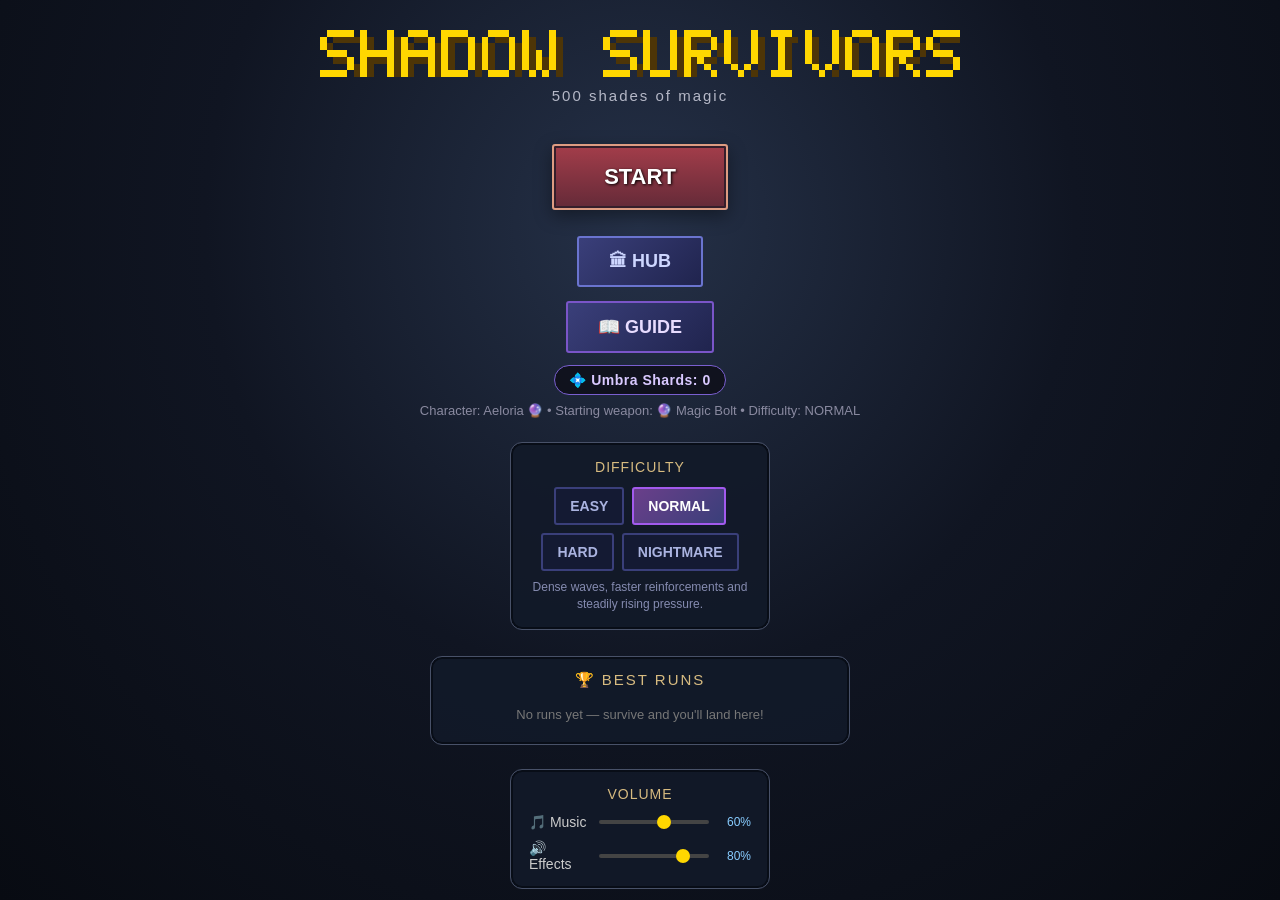
<file: index-runlog.html>
<!DOCTYPE html>
<html lang="en">
<head>
<meta charset="UTF-8">
<meta name="viewport" content="width=device-width, initial-scale=1.0, maximum-scale=1.0, user-scalable=no, viewport-fit=cover">
<title>Shadow Survivors - Roguelike</title>
<style>
* { margin: 0; padding: 0; box-sizing: border-box; }
body { background: #000; overflow: hidden; font-family: 'Segoe UI', Arial, sans-serif; user-select: none; }
canvas { display: block; touch-action: none; }

#ui-overlay {
  position: fixed; top: 0; left: 0; width: 100%; pointer-events: none; z-index: 10;
  padding: calc(10px + env(safe-area-inset-top)) calc(15px + env(safe-area-inset-right)) 10px calc(15px + env(safe-area-inset-left)); display: flex; flex-direction: column; gap: 6px;
  box-sizing: border-box;
}
#top-bar { display: flex; justify-content: space-between; align-items: center; }
#timer { color: #fff; font-size: 22px; font-weight: bold; text-shadow: 2px 2px 4px #000; }
#kills { color: #ccc; font-size: 16px; text-shadow: 1px 1px 3px #000; }
#biome-label { color: #9fd8ff; font-size: 13px; text-shadow: 1px 1px 3px #000; flex-shrink: 0; text-transform: uppercase; letter-spacing: 1px; }
#level-display { color: #ffd700; font-size: 16px; font-weight: bold; text-shadow: 1px 1px 3px #000; }
.bar-container {
  width: 280px; height: 18px; background: #333; border-radius: 9px; overflow: hidden;
  border: 2px solid #555; position: relative;
}
.bar-fill { height: 100%; border-radius: 7px; transition: width 0.15s; }
#hp-bar-bg { border-color: #a00; }
#hp-bar { background: linear-gradient(90deg, #f44, #d22); }
#xp-bar-bg { border-color: #55a; width: 360px; }
#xp-bar { background: linear-gradient(90deg, #44f, #88f); }
.bar-text {
  position: absolute; top: 50%; left: 50%; transform: translate(-50%, -50%);
  color: #fff; font-size: 11px; font-weight: bold; text-shadow: 1px 1px 2px #000;
  white-space: nowrap;
}
#weapon-icons { display: flex; gap: 5px; margin-top: 4px; }
.weapon-icon {
  width: 60px; height: 60px; background: #222; border: 2px solid #666;
  border-radius: 6px; display: flex; align-items: center; justify-content: center;
  font-size: 18px; color: #fff; position: relative;
}
.weapon-level {
  position: absolute; bottom: -4px; right: -4px; background: #d44;
  color: #fff; font-size: 9px; font-weight: bold; border-radius: 50%;
  width: 16px; height: 16px; display: flex; align-items: center;
  justify-content: center; border: 1px solid #fff;
}
#levelup-screen {
  position: fixed; top: 0; left: 0; width: 100%; height: 100%;
  background: rgba(0,0,0,0.85); display: none; flex-direction: column;
  align-items: center; justify-content: center; z-index: 100; pointer-events: all;
}
#levelup-title { color: #ffd700; font-size: 36px; font-weight: bold; margin-bottom: 10px; text-shadow: 2px 2px 6px #000; }
#levelup-subtitle { color: #aaa; font-size: 16px; margin-bottom: 30px; }
#auto-lvl-row { margin-top: -18px; margin-bottom: 10px; }
#auto-lvl-toggle {
  display: inline-flex; align-items: center; gap: 8px; cursor: pointer; pointer-events: all;
  color: #b9c2ff; font-size: 14px; font-weight: bold;
  padding: 8px 16px; background: rgba(20,22,44,0.9); border: 1px solid #3a4077;
  border-radius: 8px; transition: all 0.2s;
}
#auto-lvl-toggle:hover { border-color: #97a3ff; }
#auto-lvl-toggle.checked { border-color: #ffd700; color: #ffd700; }
#auto-lvl-toggle input { transform: scale(1.25); accent-color: #ffd700; cursor: pointer; }
.pause-toggle { display: inline-flex; align-items: center; gap: 8px; cursor: pointer; pointer-events: all; }
.pause-toggle input { transform: scale(1.3); accent-color: #ffd700; cursor: pointer; }
.toggle-pill {
  font-size: 11px; font-weight: bold; letter-spacing: 1px; color: #8a93b8;
  border: 1px solid #3a4077; padding: 2px 8px; border-radius: 6px; transition: all 0.2s;
}
.pause-toggle.checked .toggle-pill { color: #ffd700; border-color: #ffd700; }
#choices { display: flex; gap: 20px; flex-wrap: wrap; justify-content: center; }
.choice-card {
  width: 220px; padding: 20px; background: linear-gradient(135deg, #1a1a2e, #16213e);
  border: 2px solid #444; border-radius: 12px; cursor: pointer; text-align: center;
  transition: all 0.2s; pointer-events: all; position: relative;
}
.choice-card:hover { filter: brightness(1.18); transform: scale(1.05); box-shadow: 0 0 20px rgba(255,215,0,0.25); }
.choice-card.selected { filter: brightness(1.32); transform: scale(1.07); box-shadow: 0 0 28px rgba(255,215,0,0.5); }
.choice-weapon { border-color: #b3403a; }
.choice-passive { border-color: #3a5fb3; }
/* --- Rarity tints (override the plain borders above) --- */
.choice-card.rarity-common {
  border-color: #9aa0b6;
  box-shadow: inset 0 -34px 44px -34px rgba(154,160,182,0.18);
}
.choice-card.rarity-rare {
  border-color: #43a6f5;
  box-shadow: 0 0 12px rgba(67,166,245,0.25), inset 0 -34px 44px -30px rgba(67,166,245,0.30);
}
.choice-card.rarity-epic {
  border-color: #c25bff;
  box-shadow: 0 0 14px rgba(194,91,255,0.35), inset 0 -34px 44px -28px rgba(194,91,255,0.35);
}
.choice-card.rarity-legendary {
  border: 3px solid transparent;
  background:
    linear-gradient(#161126, #161126) padding-box,
    linear-gradient(135deg, #8a6a00, #ffd24d, #fff6d0, #b8860b, #ffd24d) border-box;
  background-size: 100% 100%, 300% 300%;
  box-shadow: 0 0 18px rgba(255,210,77,0.4), inset 0 -34px 44px -28px rgba(255,210,77,0.22);
  animation: rarityShine 3s linear infinite;
}
@keyframes rarityShine {
  0%   { background-position: 0 0, 0% 50%; }
  100% { background-position: 0 0, 300% 50%; }
}
.choice-badge {
  position: absolute; top: -10px; right: 10px; padding: 2px 9px;
  font-size: 10px; font-weight: bold; letter-spacing: 1px; border-radius: 5px;
  color: #fff; border: 1px solid rgba(255,255,255,0.25);
}
.choice-icon { font-size: 40px; margin-bottom: 10px; }
.choice-name { color: #fff; font-size: 16px; font-weight: bold; margin-bottom: 4px; }
.choice-tier { font-size: 10px; font-weight: bold; letter-spacing: 2px; margin: 0 0 6px; text-shadow: 0 0 8px currentColor; }
.choice-desc { color: #aaa; font-size: 12px; line-height: 1.4; }
.choice-level { color: #ffd700; font-size: 11px; margin-top: 8px; }
#rarity-legend {
  display: flex; gap: 14px; justify-content: center; flex-wrap: wrap;
  margin: -6px 0 22px; font-size: 11px; font-weight: bold; letter-spacing: 1px;
}
#rarity-legend .rl-item { text-shadow: 0 0 6px currentColor; }
#game-over-screen {
  position: fixed; top: 0; left: 0; width: 100%; height: 100%;
  background: rgba(0,0,0,0.9); display: none; flex-direction: column;
  align-items: center; justify-content: center; z-index: 200; pointer-events: all;
}
#gameover-title { color: #f44; font-size: 48px; font-weight: bold; margin-bottom: 20px; text-shadow: 2px 2px 8px #000; }
#gameover-stats { color: #ccc; font-size: 20px; line-height: 2; margin-bottom: 30px; text-align: center; }
#restart-btn {
  padding: 15px 40px; background: #d44; color: #fff; border: none; border-radius: 8px;
  font-size: 20px; font-weight: bold; cursor: pointer; pointer-events: all; transition: all 0.2s;
}
#restart-btn:hover { background: #f55; transform: scale(1.05); }
#start-screen {
  position: fixed; top: 0; left: 0; width: 100%; height: 100%;
  background: radial-gradient(ellipse at center, #1a0a2e, #000);
  display: flex; flex-direction: column; align-items: center; justify-content: flex-start;
  overflow-y: auto; padding-top: 30px; padding-bottom: 30px; z-index: 300; pointer-events: all;
}
/* Auto margins keep the column centered when it fits and fully scrollable
   (top to bottom) when it overflows, instead of clipping the title. */
#start-screen > :first-child { margin-top: auto; }
#start-screen > :last-child { margin-bottom: auto; }
#start-title { margin-bottom: 10px; }
.pix-title {
  display: block; margin: 0 auto; width: min(92vw, 640px); height: auto;
  image-rendering: pixelated;
  animation: pixBannerFloat 3.2s ease-in-out infinite;
}
@keyframes pixBannerFloat {
  0%, 100% { transform: translateY(0); filter: drop-shadow(0 0 10px rgba(255,215,0,0.25)); }
  50%      { transform: translateY(-6px); filter: drop-shadow(0 0 22px rgba(255,215,0,0.65)); }
}
#start-subtitle { color: #888; font-size: 18px; margin-bottom: 40px; }
#start-btn {
  padding: 18px 50px; background: linear-gradient(135deg, #d44, #a22); color: #fff;
  border: 2px solid #f66; border-radius: 10px; font-size: 22px; font-weight: bold;
  cursor: pointer; pointer-events: all; transition: all 0.2s; text-shadow: 1px 1px 3px #000;
}
#start-btn:hover { transform: scale(1.08); box-shadow: 0 0 30px rgba(255,50,50,0.4); }
/* --- Pre-run loading overlay (terrain pre-bake) --- */
#loading-screen {
  position: fixed; top: 0; left: 0; width: 100%; height: 100%;
  background: radial-gradient(ellipse at center, #1a0a2e, #000);
  display: none; flex-direction: column; align-items: center; justify-content: center;
  z-index: 900; pointer-events: all;
}
#loading-wrap { width: min(420px, 84vw); text-align: center; }
#loading-title { color: #f6e; font-size: 22px; font-weight: bold; letter-spacing: 3px; margin-bottom: 16px; text-shadow: 0 0 12px rgba(255,102,238,0.5); }
#loading-bar { height: 18px; border: 2px solid #f66; border-radius: 9px; overflow: hidden; background: #180a2a; box-shadow: inset 0 0 8px #000; }
#loading-fill { height: 100%; width: 0%; background: linear-gradient(90deg, #f66, #fa6, #ffd); transition: width 0.15s linear; }
#loading-pct { color: #aaa; font-size: 14px; margin-top: 10px; letter-spacing: 1px; }
/* --- Best runs leaderboard --- */
#best-runs {
  width: min(420px, 88vw); margin-top: 26px; padding: 14px 16px;
  background: rgba(15,15,25,0.85); border: 1px solid #333; border-radius: 12px;
  text-align: left;
}
.br-title { color: #ffd700; font-size: 15px; letter-spacing: 2px; text-align: center; margin-bottom: 10px; }
.br-empty { color: #777; font-size: 13px; text-align: center; padding: 8px 0; }
.br-row {
  display: flex; align-items: center; gap: 10px;
  padding: 6px 8px; border-radius: 8px;
}
.br-row:nth-child(odd):not(.br-top) { background: rgba(255,255,255,0.04); }
.br-top { background: rgba(255,215,0,0.10); border: 1px solid rgba(255,215,0,0.35); }
.br-rank { width: 28px; text-align: center; font-size: 17px; flex-shrink: 0; color: #fff; font-weight: bold; }
.br-info { flex: 1; min-width: 0; }
.br-time { display: block; color: #fff; font-size: 15px; font-weight: bold; }
.br-sub { display: block; color: #888; font-size: 11px; }
.br-score { color: #8cf; font-weight: bold; font-size: 16px; flex-shrink: 0; }
#start-controls { color: #666; font-size: 14px; margin-top: 30px; line-height: 1.8; text-align: center; }
/* --- Volume settings panel (shared by start & pause screens) --- */
.settings-box {
  width: 260px; margin-top: 24px; padding: 16px 18px;
  background: rgba(15,15,25,0.85); border: 1px solid #333; border-radius: 12px;
  text-align: left;
}
.settings-title { color: #ffd700; font-size: 14px; letter-spacing: 1px; margin-bottom: 12px; text-align: center; }
/* --- Difficulty selector --- */
#difficulty-select { text-align: center; }
#diff-row { display: flex; gap: 8px; justify-content: center; flex-wrap: wrap; }
.diff-btn {
  padding: 9px 14px; border-radius: 8px; border: 2px solid #3a3f7a;
  background: #141a33; color: #aab3e0; font-size: 14px; font-weight: bold;
  cursor: pointer; transition: background .15s, border-color .15s, color .15s, transform .15s;
}
.diff-btn:hover { border-color: #6a74cf; transform: scale(1.05); }
.diff-btn.active {
  background: linear-gradient(135deg, #6a3f8a, #3a3f7a); border-color: #a25aed; color: #fff;
}
#diff-desc {
  color: #858bb0; font-size: 12px; line-height: 1.4; margin-top: 8px;
  min-height: 32px; max-width: 420px; margin-left: auto; margin-right: auto;
}
.settings-row { display: flex; align-items: center; gap: 10px; margin-bottom: 10px; }
.settings-row:last-child { margin-bottom: 0; }
.settings-label { color: #ccc; font-size: 14px; width: 60px; flex-shrink: 0; }
input[type="range"].vol-slider {
  flex: 1; min-width: 0; height: 4px; -webkit-appearance: none; appearance: none;
  background: #444; border-radius: 2px; outline: none; cursor: pointer;
}
input[type="range"].vol-slider::-webkit-slider-thumb {
  -webkit-appearance: none; appearance: none; width: 14px; height: 14px;
  background: #ffd700; border-radius: 50%; border: none; cursor: pointer;
}
input[type="range"].vol-slider::-moz-range-thumb {
  width: 14px; height: 14px; background: #ffd700; border: none; border-radius: 50%; cursor: pointer;
}
.vol-value { color: #8cf; font-size: 12px; width: 32px; text-align: right; flex-shrink: 0; }
#pause-screen {
  position: fixed; top: 0; left: 0; width: 100%; height: 100%;
  background: rgba(0,0,0,0.75); display: none; flex-direction: column;
  align-items: center; justify-content: center; z-index: 150; pointer-events: all;
}
#pause-title { color: #fff; font-size: 44px; font-weight: bold; margin-bottom: 10px; text-shadow: 2px 2px 6px #000; }
#pause-subtitle { color: #888; font-size: 16px; margin-bottom: 24px; }
#pause-panel {
  display: flex; gap: 24px; width: min(800px, 94vw); max-height: 55vh;
  margin-bottom: 28px; padding: 16px 20px; justify-content: center;
  background: rgba(15,15,25,0.85); border: 1px solid #333; border-radius: 12px;
  overflow-y: auto;
}
.pause-col { flex: 1; min-width: 0; font-size: 14px; color: #ccc; }
.pause-col h3 {
  color: #ffd700; font-size: 15px; letter-spacing: 1px; margin: 0 0 8px;
  padding-bottom: 4px; border-bottom: 1px solid #444;
}
.pause-entry {
  display: flex; justify-content: space-between; align-items: center;
  padding: 5px 6px; border-radius: 6px; gap: 8px;
}
.pause-entry:nth-child(odd) { background: rgba(255,255,255,0.04); }
.pause-entry .pe-name { overflow: hidden; text-overflow: ellipsis; white-space: nowrap; flex: 1; }
.pause-entry .pe-value { color: #8cf; font-weight: bold; flex-shrink: 0; }
#resume-btn {
  padding: 15px 40px; background: #4caf50; color: #fff; border: 2px solid #8ff58b;
  border-radius: 8px; font-size: 20px; font-weight: bold; cursor: pointer;
  pointer-events: all; transition: all 0.2s;
}
#resume-btn:hover { transform: scale(1.05); box-shadow: 0 0 20px rgba(76,175,80,0.4); }
#leave-hub-btn {
  margin-top: 14px; padding: 13px 36px; background: linear-gradient(135deg,#3a3f7a,#20244e);
  color: #cdd6ff; border: 2px solid #6a74cf; border-radius: 8px;
  font-size: 17px; font-weight: bold; cursor: pointer; pointer-events: all; transition: all 0.2s;
}
#leave-hub-btn:hover { transform: scale(1.05); box-shadow: 0 0 20px rgba(100,120,255,0.4); }
#leave-hub-btn.armed { background: linear-gradient(135deg,#b03030,#701818); color: #fff; border-color: #ff6a6a; }
#warp-menu {
  position: fixed; top: 0; left: 0; width: 100%; height: 100%;
  background: rgba(10,6,20,0.82); display: none; flex-direction: column;
  align-items: center; justify-content: center; z-index: 160; pointer-events: all;
}
#warp-title { color: #d9a7ff; font-size: 40px; font-weight: bold; margin-bottom: 8px; text-shadow: 2px 2px 10px #48159a; }
#warp-hint { color: #9a9; font-size: 14px; margin-bottom: 24px; }
#warp-list { display: flex; flex-direction: column; gap: 12px; min-width: min(320px, 80vw); }
.warp-btn {
  padding: 13px 20px; font-size: 17px; font-weight: bold; cursor: pointer; border-radius: 8px;
  background: rgba(40,25,70,0.8); color: #cdb6ff; border: 2px solid #7a55c8; transition: all 0.2s;
}
.warp-btn:hover { transform: scale(1.05); box-shadow: 0 0 18px rgba(160,100,255,0.5); color: #e8dcff; }
.warp-none { color: #887; font-size: 14px; text-align: center; padding: 18px; }
#warp-cancel {
  margin-top: 26px; padding: 12px 34px; background: rgba(30,30,45,0.8);
  color: #ccc; border: 2px solid #555; border-radius: 8px; font-size: 15px;
  font-weight: bold; cursor: pointer;
}
#warp-cancel:hover { color: #fff; border-color: #888; }
#pause-btn {
  position: fixed; right: 12px; bottom: 170px; z-index: 20;
  width: 48px; height: 48px; border-radius: 50%; border: 2px solid rgba(255,255,255,0.4);
  background: rgba(0,0,0,0.45); color: #fff; font-size: 20px; font-weight: bold;
  cursor: pointer; pointer-events: all; display: none;
}
#pause-btn:hover { border-color: #fff; background: rgba(0,0,0,0.6); }
#fps { color: #888; font-size: 12px; text-shadow: 1px 1px 3px #000; flex-shrink: 0; }
/* --- Dev panel --- */
#dev-btn {
  position: fixed; left: 10px; bottom: 10px; z-index: 30;
  width: 36px; height: 36px; border-radius: 8px; border: 1px solid #0cc;
  background: rgba(0,0,0,0.6); color: #0cc; font-size: 13px; font-weight: bold;
  cursor: pointer; pointer-events: all;
}
#dev-btn:hover { background: rgba(0,180,180,0.15); }
#dev-panel {
  position: fixed; left: 10px; bottom: 54px; z-index: 400;
  width: 320px; max-height: 72vh; overflow-y: auto;
  background: rgba(8,10,18,0.95); border: 1px solid #0cc;
  border-radius: 10px; padding: 10px 12px; display: none; color: #ccc;
  font-family: monospace; font-size: 12px; pointer-events: all;
}
#dev-panel.open { display: block; }
.dev-header { display:flex; justify-content:space-between; align-items:center; margin-bottom:8px; }
.dev-header span { color: #0cc; font-weight: bold; font-size: 14px; letter-spacing: 1px; }
#dev-close { background:none; border:none; color:#888; font-size:18px; cursor:pointer; padding:0 4px; }
#dev-close:hover { color:#fff; }
.dev-section { color: #0cc; font-weight: bold; font-size: 12px; margin: 8px 0 4px; border-bottom: 1px solid #0cc3; padding-bottom: 3px; }
.dev-row { display:flex; align-items:center; gap: 6px; margin: 3px 0; }
.dev-row label { width: 100px; flex-shrink: 0; color: #aaa; overflow:hidden; text-overflow:ellipsis; white-space:nowrap; }
.dev-row input[type=range] { flex: 1; min-width: 0; height: 3px; -webkit-appearance: none; appearance: none; background: #333; border-radius: 2px; outline: none; cursor: pointer; }
.dev-row input[type=range]::-webkit-slider-thumb { -webkit-appearance: none; width: 10px; height: 10px; background: #0cc; border-radius: 50%; }
.dev-row input[type=range]::-moz-range-thumb { width: 10px; height: 10px; background: #0cc; border: none; border-radius: 50%; }
.dev-val { width: 40px; text-align: right; color: #0ff; flex-shrink: 0; }
.dev-check label { display:flex; align-items:center; gap:5px; cursor:pointer; }
.dev-actions { display: flex; flex-wrap: wrap; gap: 4px; margin-top: 8px; }
.dev-actions button {
  font-size: 11px; padding: 4px 8px; background: rgba(0,180,180,0.12);
  border: 1px solid #0cc6; border-radius: 5px; color: #0cc; cursor: pointer;
}
.dev-actions button:hover { background: rgba(0,180,180,0.3); }
canvas { touch-action: none; -webkit-touch-callout: none; -webkit-user-select: none; }
body { overscroll-behavior: none; position: fixed; width: 100%; height: 100%; }

/* --- Meta hub --- */
#hub-btn {
  padding: 13px 30px; margin-top: 26px; background: linear-gradient(135deg,#3a3f7a,#20244e);
  color: #cdd6ff; border: 2px solid #6a74cf; border-radius: 10px;
  font-size: 18px; font-weight: bold; cursor: pointer; pointer-events: all; transition: all 0.2s;
}
#hub-btn:hover { transform: scale(1.06); box-shadow: 0 0 24px rgba(100,120,255,0.35); }
#guide-btn {
  padding: 13px 30px; margin-top: 14px; background: linear-gradient(135deg,#3a3f7a,#20244e);
  color: #e8dcff; border: 2px solid #7a55c8; border-radius: 10px;
  font-size: 18px; font-weight: bold; cursor: pointer; pointer-events: all; transition: all 0.2s;
}
#guide-btn:hover { transform: scale(1.06); box-shadow: 0 0 24px rgba(160,100,255,0.4); }
#essence-pill {
  margin-top: 12px; padding: 6px 14px; background: rgba(15,15,25,0.85);
  border: 1px solid #7a5fd0; border-radius: 20px; color: #d9c9ff;
  font-size: 14px; font-weight: bold; letter-spacing: 0.5px;
}
#hub-summary { margin-top: 8px; color: #8a8aa0; font-size: 13px; text-align: center; }
#hub-screen {
  position: fixed; top: 0; left: 0; width: 100%; height: 100%;
  background: rgba(4,4,12,0.92); display: none; flex-direction: column; align-items: center;
  justify-content: flex-start; z-index: 400; pointer-events: all; overflow-y: auto;
  padding: 26px 14px 30px;
}
#hub-title { color: #c9d4ff; font-size: 32px; font-weight: bold; letter-spacing: 3px; text-shadow: 0 0 20px rgba(120,140,255,0.5); margin-bottom: 6px; }
#hub-wallet { color: #ffd700; font-size: 20px; font-weight: bold; margin-bottom: 16px; text-shadow: 1px 1px 4px #000; }
#hub-tabs { display: flex; gap: 8px; margin-bottom: 18px; }
.hub-tab {
  padding: 9px 20px; background: rgba(20,22,44,0.9); color: #9aa2d9; border: 1px solid #3a4077;
  border-radius: 8px; font-size: 13px; font-weight: bold; cursor: pointer; transition: all 0.2s; letter-spacing: 1px;
}
.hub-tab:hover { color: #fff; border-color: #7a86e8; }
.hub-tab.active { background: #3a3f8a; color: #fff; border-color: #97a3ff; box-shadow: 0 0 12px rgba(120,140,255,0.35); }
#hub-view { display: flex; flex-wrap: wrap; gap: 12px; justify-content: center; max-width: 760px; width: 100%; }
.hub-card {
  width: 210px; padding: 15px 13px; background: linear-gradient(150deg,#181a30,#14162a);
  border: 1px solid #333; border-radius: 12px; text-align: center; pointer-events: all;
}
.hub-card.locked { opacity: 0.8; border-color: #3a2a4a; }
.hub-card.selected { border-color: #ffd700; box-shadow: 0 0 16px rgba(255,215,0,0.35); }
.hub-icon { font-size: 30px; margin-bottom: 6px; }
.pix-ico { image-rendering: pixelated; vertical-align: middle; display: inline-block; }
.hub-name { color: #fff; font-size: 15px; font-weight: bold; margin-bottom: 4px; }
.hub-meta { color: #89c; font-size: 11px; margin: 8px 0 10px; }
.hub-desc { color: #99a; font-size: 11px; line-height: 1.4; min-height: 30px; }
.hub-sig { color: #778; font-size: 10px; letter-spacing: 0.3px; }
.hub-level { color: #ffd700; font-size: 12px; margin: 6px 0 8px; }
.hub-btn {
  padding: 7px 14px; background: linear-gradient(135deg,#e9c34a,#c79a26); color: #2a1c00;
  border: none; border-radius: 7px; font-size: 13px; font-weight: bold; cursor: pointer; transition: all 0.2s; pointer-events: all;
}
.hub-btn:hover { transform: scale(1.05); box-shadow: 0 0 12px rgba(255,215,0,0.5); }
.hub-btn.buy { background: linear-gradient(135deg,#7ad0ff,#3a8fd0); color: #04232f; }
.hub-btn.maxed { background: #333; color: #888; cursor: default; transform: none; box-shadow: none; }
.hub-btn.owned { background: #46b46a; color: #fff; }
.hub-btn.equipped { background: #ffd700; color: #2a1c00; }
.hub-btn.weps { background: #2a3160; color: #b9c2ff; border: 1px solid #3a4077; }
.hub-actions-inline { display: flex; flex-direction: column; gap: 6px; margin-top: 8px; }
.wpn-grid { display: flex; flex-wrap: wrap; gap: 14px; justify-content: center; }
.wpn-divider { width: 100%; text-align: center; color: #ffd24d; font-size: 13px; letter-spacing: 2px; margin: 4px 0 -6px; font-weight: bold; }
.wpn-tools { display: flex; justify-content: center; margin-top: 20px; }
#hub-actions { display: flex; gap: 12px; margin-top: 24px; }
#hub-close, #hub-play, #hub-guide { padding: 12px 30px; border-radius: 9px; font-size: 16px; font-weight: bold; cursor: pointer; pointer-events: all; transition: all 0.2s; }
#hub-close { background: #22244a; color: #9aa2d9; border: 1px solid #3a4077; }
#hub-close:hover { color: #fff; border-color: #7a86e8; }
#hub-guide { background: #2a3160; color: #cdb6ff; border: 1px solid #4a3a88; }
#hub-guide:hover { color: #fff; border-color: #a98aff; }
#hub-play { background: linear-gradient(135deg,#d44,#a22); color: #fff; border: 2px solid #f66; }
#hub-play:hover { transform: scale(1.06); box-shadow: 0 0 24px rgba(255,50,50,0.4); }
/* --- Guide --- */
#guide-screen {
  position: fixed; top: 0; left: 0; width: 100%; height: 100%;
  background: rgba(4,4,12,0.94); display: none; flex-direction: column; align-items: center;
  justify-content: flex-start; z-index: 500; pointer-events: all; overflow-y: auto;
  padding: 26px 14px 30px;
}
#guide-title { color: #e8dcff; font-size: 32px; font-weight: bold; letter-spacing: 3px; text-shadow: 0 0 20px rgba(190,120,255,0.5); margin-bottom: 6px; }
#guide-sub { color: #8a8aa0; font-size: 13px; margin-bottom: 16px; }
#guide-tabs { display: flex; gap: 8px; flex-wrap: wrap; justify-content: center; margin-bottom: 18px; max-width: 760px; }
#guide-view { display: flex; flex-wrap: wrap; gap: 12px; justify-content: center; max-width: 920px; width: 100%; }
#guide-view .hub-card { width: 230px; }
#guide-view .hub-card.wide { width: 280px; }
#guide-view .hub-card.full { width: 100%; max-width: 880px; text-align: left; }
.gd-name { color: #fff; font-size: 15px; font-weight: bold; margin-bottom: 4px; }
.gd-icon { font-size: 30px; margin-bottom: 6px; }
.gd-note { color: #99a; font-size: 11px; line-height: 1.5; }
.gd-note b { color: #ccd; }
.gd-tag { display: inline-block; padding: 2px 9px; border-radius: 5px; font-size: 10px; font-weight: bold; letter-spacing: 1px; color: #fff; margin-bottom: 6px; }
.gd-swatch { width: 16px; height: 16px; border-radius: 4px; display: inline-block; vertical-align: middle; margin-right: 6px; border: 1px solid rgba(255,255,255,0.3); }
.gd-stat { color: #7f9bd9; font-size: 11px; margin: 8px 0 10px; }
.gd-recipe { display: flex; align-items: center; gap: 8px; justify-content: center; margin: 6px 0 8px; flex-wrap: wrap; color: #fff; }
.gd-recipe .plus, .gd-recipe .eq { color: white; font-weight: bold; }
.plus { color: white; font-weight: bold; }
.gd-howto { color: #aab; font-size: 13px; line-height: 1.9; }
.gd-howto li { margin-left: 18px; }
#guide-actions { display: flex; gap: 12px; margin-top: 24px; }
#guide-close { padding: 12px 36px; border-radius: 9px; font-size: 16px; font-weight: bold; cursor: pointer; pointer-events: all; background: #22244a; color: #cdd6ff; border: 1px solid #6a74cf; transition: all 0.2s; }
#guide-close:hover { color: #fff; border-color: #97a3ff; }
/* --- Ban list (pre-run loadout filters) --- */
.ban-box {
  width: min(720px, 100%); padding: 14px;
  background: rgba(15,15,25,0.7); border: 1px solid #333; border-radius: 12px;
}
.ban-title { color: #ffd700; font-size: 13px; letter-spacing: 1px; margin-bottom: 10px; text-align: center; }
.ban-grid { display: flex; flex-wrap: wrap; gap: 8px; justify-content: center; }
.ban-chip {
  padding: 7px 12px; border-radius: 8px; border: 2px solid #3a4077;
  background: #141a33; color: #aab3e0; font-size: 13px; font-weight: bold;
  cursor: pointer; pointer-events: all; transition: all 0.15s;
}
.ban-chip:hover { border-color: #7a86e8; transform: scale(1.05); }
.ban-chip.banned {
  background: linear-gradient(135deg,#5a2030,#3a1420); border-color: #ff6a6a; color: #ffb0b0;
}
.ban-chip.banned::after { content: ' — BANNED'; font-size: 10px; letter-spacing: 0.5px; color: #ff8a8a; }
.ban-chip.locked {
  cursor: not-allowed; opacity: 0.85; border-color: #ffd700;
  background: rgba(60,50,10,0.35); color: #ffe9a8;
  display: inline-flex; align-items: center; gap: 7px;
}
.ban-chip.locked:hover { transform: none; }
.ban-chip.locked .ban-tag {
  font-size: 9px; letter-spacing: 0.6px; color: #ffd700;
  border: 1px solid #ffd700; padding: 0 5px; border-radius: 4px;
}
.ban-warn {
  width: min(720px, 100%); padding: 10px 12px; text-align: center;
  color: #ffb86c; background: rgba(120,60,10,0.25); border: 1px solid #ffa040;
  border-radius: 10px; font-size: 13px; font-weight: bold;
}
.ban-actions { width: 100%; display: flex; flex-direction: column; align-items: center; gap: 10px; }
.ban-hint { color: #777; font-size: 12px; max-width: 500px; text-align: center; line-height: 1.5; }

@media (max-width: 700px) {
  #top-bar { flex-direction: row; justify-content: space-between; align-items: center; }
  #timer { font-size: 17px; }
  #kills { font-size: 13px; }
  #level-display { font-size: 13px; }
  #biome-label { font-size: 10px; }
  .bar-container { height: 14px; border-width: 1px; }
  #hp-bar-bg { width: 35vw; }
  #xp-bar-bg { width: 50vw; }
  .bar-text { font-size: 10px; }
  #weapon-icons { flex-wrap: wrap; gap: 4px; }
  .weapon-icon { width: 46px; height: 46px; font-size: 15px; }
  .weapon-level { width: 14px; height: 14px; font-size: 8px; }
  #levelup-title { font-size: 26px; margin-bottom: 6px; }
  #levelup-subtitle { font-size: 14px; margin-bottom: 12px; }
  #levelup-hint { display: none; }
  #choices { gap: 12px; }
  .choice-card { width: 28vw; min-width: 120px; max-width: 180px; padding: 14px 10px; }
  .choice-icon { font-size: 32px; margin-bottom: 8px; }
  .choice-name { font-size: 13px; }
  .choice-desc { font-size: 11px; }
  .choice-level { font-size: 10px; }
  #gameover-title { font-size: 32px; }
  #gameover-stats { font-size: 17px; }
  #restart-btn { padding: 14px 30px; font-size: 18px; }
  #start-title { font-size: 34px; }
  #start-subtitle { font-size: 15px; margin-bottom: 30px; }
  #start-btn { padding: 16px 40px; font-size: 19px; }
  #best-runs { margin-top: 18px; padding: 10px 12px; width: min(360px, 92vw); }
  .br-time { font-size: 13px; }
  .br-sub { font-size: 10px; }
  .br-score { font-size: 14px; }
  #start-controls { font-size: 12px; margin-top: 20px; }
  #hub-screen { padding: 16px 10px 22px; }
  #hub-title { font-size: 24px; }
  #hub-wallet { font-size: 16px; margin-bottom: 10px; }
  #hub-tabs { margin-bottom: 12px; }
  #hub-view { max-height: 60vh; overflow-y: auto; }
  .hub-card { width: 150px; padding: 12px 10px; }
  #hub-close, #hub-play, #hub-guide { padding: 11px 24px; font-size: 15px; }
  #hub-btn { margin-top: 20px; font-size: 16px; }
  #guide-btn { margin-top: 12px; font-size: 16px; }
  #guide-screen { padding: 16px 10px 22px; }
  #guide-title { font-size: 24px; }
  #guide-sub { margin-bottom: 12px; }
  #guide-tabs { margin-bottom: 12px; }
  #guide-view .hub-card { width: 150px; }
  #guide-view .hub-card.wide { width: 200px; max-width: 90vw; }
  #guide-view .hub-card.full { max-width: 100%; }
  #guide-close { padding: 11px 26px; font-size: 15px; }
  #pause-panel { flex-direction: column; gap: 12px; max-height: 40vh; }
  #dev-panel { width: calc(100vw - 20px); left: 10px; }
  #dev-btn { width: 32px; height: 32px; }
  #pause-btn { width: 42px; height: 42px; bottom: 150px; font-size: 17px; }
}

/* Landscape phones: width usually >700px so the query above doesn't fire,
   but the viewport is very short — compact the HUD so nothing falls off the
   sides or below the fold. */
@media (orientation: landscape) and (max-height: 600px) {
  #ui-overlay { gap: 2px; padding-top: calc(4px + env(safe-area-inset-top)); }
  #top-bar { flex-wrap: nowrap; }
  #timer { font-size: 14px; }
  #kills { font-size: 11px; }
  #level-display { font-size: 11px; }
  #fps { font-size: 10px; }
  #biome-label { display: none; }
  .bar-container { height: 12px; border-width: 1px; }
  #hp-bar-bg { width: 18vw; }
  #xp-bar-bg { width: 26vw; }
  .bar-text { font-size: 8px; }
  #weapon-icons { flex-wrap: nowrap; overflow-x: auto; gap: 3px; scrollbar-width: none; }
  #weapon-icons::-webkit-scrollbar { display: none; }
  .weapon-icon { width: 40px; height: 40px; font-size: 13px; flex-shrink: 0; }
  .weapon-level { width: 13px; height: 13px; font-size: 7px; }
  #pause-btn { width: 38px; height: 38px; bottom: 12px; right: 12px; font-size: 16px; }
  #dev-btn { width: 30px; height: 30px; bottom: 8px; left: 8px; }
  #dev-panel { bottom: 44px; max-height: 60vh; }
  #pause-panel { flex-direction: column; flex-wrap: wrap; max-height: 50vh; }
  #levelup-title { font-size: 22px; }
  #levelup-subtitle { font-size: 12px; margin-bottom: 10px; }
  #gameover-title { font-size: 26px; }
  #gameover-stats { font-size: 15px; }
  #restart-btn { padding: 12px 26px; font-size: 16px; }
  #start-title { font-size: 26px; }
  #start-subtitle { font-size: 13px; margin-bottom: 20px; }
  #start-btn { padding: 13px 34px; font-size: 17px; }
  #best-runs { margin-top: 14px; padding: 8px 10px; max-height: 26vh; overflow-y: auto; }
  .br-row { padding: 4px 6px; gap: 8px; }
}
@media (orientation: landscape) and (max-height: 600px) {
  #hub-screen { padding: 10px 10px 16px; justify-content: flex-start; }
  #hub-title { font-size: 22px; margin-bottom: 2px; }
  #hub-wallet { font-size: 15px; margin-bottom: 8px; }
  #hub-tabs { margin-bottom: 10px; }
  #hub-view { max-height: 46vh; overflow-y: auto; }
  .hub-card { width: 150px; padding: 10px; }
  #hub-actions { margin-top: 12px; }
}
@media (orientation: landscape) and (max-height: 600px) {
  #guide-screen { padding: 10px 10px 16px; justify-content: flex-start; }
  #guide-title { font-size: 20px; margin-bottom: 2px; }
  #guide-sub { margin-bottom: 8px; }
  #guide-tabs { margin-bottom: 10px; }
  #guide-view { max-height: 46vh; overflow-y: auto; }
  #guide-view .hub-card { width: 150px; padding: 10px; }
  #guide-actions { margin-top: 12px; }
}
</style>
<link rel="stylesheet" href="css/polish.css">
</head>
<body>
<canvas id="game"></canvas>

<div id="ui-overlay">
  <div id="top-bar">
    <div id="timer">00:00</div>
    <div id="level-display">LVL 1</div>
    <div id="kills">Kills: 0</div>
    <div id="biome-label">RUINS</div>
    <div id="fps">-- FPS</div>
  </div>
  <div style="display:flex;gap:20px;align-items:center;">
    <div>
      <div style="color:#f66;font-size:11px;margin-bottom:2px;">HP <span id="revive-pips" style="color:#f6f;font-weight:bold;"></span></div>
      <div class="bar-container" id="hp-bar-bg">
        <div class="bar-fill" id="hp-bar" style="width:100%"></div>
        <div class="bar-text" id="hp-text">100/100</div>
      </div>
    </div>
    <div>
      <div style="color:#66f;font-size:11px;margin-bottom:2px;">EXP</div>
      <div class="bar-container" id="xp-bar-bg">
        <div class="bar-fill" id="xp-bar" style="width:0%"></div>
        <div class="bar-text" id="xp-text">0/10</div>
      </div>
    </div>
  </div>
  <div id="weapon-icons"></div>
  <div id="exploration-objective" aria-live="off"></div>
</div>

<div id="levelup-screen">
  <div id="levelup-title">LEVEL UP!</div>
  <div id="levelup-subtitle">Choose an upgrade</div>
  <div id="auto-lvl-row">
    <label id="auto-lvl-toggle">
      <input type="checkbox" id="auto-levelup">
      <span>Auto power-ups (no pause)</span>
    </label>
  </div>
  <div id="rarity-legend">
    <span class="rl-item" style="color:#9aa0b6">■ Common</span>
    <span class="rl-item" style="color:#43a6f5">■ Rare</span>
    <span class="rl-item" style="color:#c25bff">■ Epic</span>
    <span class="rl-item" style="color:#ffd24d">■ Legendary</span>
  </div>
  <div id="levelup-hint" style="color:#666;font-size:13px;margin-bottom:20px;">A/D or ←/→ to select &bull; Space/Enter to confirm</div>
  <div id="choices"></div>
</div>

<div id="game-over-screen">
  <div id="gameover-title">GAME OVER</div>
  <div id="gameover-stats"></div>
  <button id="restart-btn">PLAY AGAIN</button>
  <button id="menu-btn-go" style="margin-top:16px;padding:14px 32px;background:linear-gradient(135deg,#2a5a3a,#14351f);color:#cdffd6;border:2px solid #6acf8a;border-radius:10px;font-size:17px;font-weight:bold;cursor:pointer;pointer-events:all;">🗺 MENU</button>
  <button id="hub-btn-go" style="margin-top:16px;padding:14px 32px;background:linear-gradient(135deg,#3a3f7a,#20244e);color:#cdd6ff;border:2px solid #6a74cf;border-radius:10px;font-size:17px;font-weight:bold;cursor:pointer;pointer-events:all;">🏛 HUB</button>
</div>

<div id="pause-screen">
  <div id="pause-title">PAUSED</div>
  <div id="pause-subtitle">Press P or Esc to resume</div>
  <div id="pause-panel">
    <div class="pause-col" id="pause-weapons"></div>
    <div class="pause-col" id="pause-stats"></div>
    <div class="pause-col" id="pause-recipes"></div>
  </div>
  <div id="pause-settings" class="settings-box">
    <div class="settings-title">VOLUME</div>
    <div class="settings-row">
      <span class="settings-label">🎵 Music</span>
      <input type="range" class="vol-slider" data-vol="music" min="0" max="100" step="1">
      <span class="vol-value" data-vol-label="music">60%</span>
    </div>
    <div class="settings-row">
      <span class="settings-label">🔊 Effects</span>
      <input type="range" class="vol-slider" data-vol="sfx" min="0" max="100" step="1">
      <span class="vol-value" data-vol-label="sfx">80%</span>
    </div>
    <div class="settings-row">
      <span class="settings-label">⚡ Auto power-ups</span>
      <label class="pause-toggle" id="pause-auto-lvl">
        <input type="checkbox" id="pause-auto-levelup">
        <span class="toggle-pill">AUTO</span>
      </label>
    </div>
    <div class="settings-row">
      <span class="settings-label">💥 Damage numbers</span>
      <label class="pause-toggle" id="pause-dmg-nums">
        <input type="checkbox" id="pause-dmg-numbers">
        <span class="toggle-pill">DMG</span>
      </label>
    </div>
  </div>
  <button id="resume-btn">RESUME</button>
  <button id="leave-hub-btn">🏠 BACK TO HUB</button>
</div>

<div id="warp-menu">
  <div id="warp-title">🌀 WARP</div>
  <div id="warp-hint">Choose a purified heart to travel to.</div>
  <div id="warp-list"></div>
  <button id="warp-cancel">CANCEL</button>
</div>

<button id="pause-btn" title="Pause (P)">II</button>

<button id="dev-btn" title="Dev Menu (F2)">⚙</button>
<div id="dev-panel">
  <div class="dev-header"><span>DEV MENU</span><button id="dev-close">×</button></div>
  <div id="dev-fields"></div>
  <div class="dev-section">ACTIONS</div>
  <div class="dev-actions" id="dev-actions"></div>
</div>

<div id="hub-screen">
  <div id="hub-title">CENTRAL HUB</div>
  <div id="hub-wallet">💠 Umbra Shards: 0</div>
  <div id="hub-tabs">
    <button class="hub-tab active" data-tab="char">CHARACTER</button>
    <button class="hub-tab" data-tab="upg">UPGRADES</button>
    <button class="hub-tab" data-tab="ban">BANS</button>
  </div>
  <div id="hub-view"></div>
  <div id="hub-actions">
    <button id="hub-close">CLOSE</button>
    <button id="hub-guide">📖 GUIDE</button>
    <button id="hub-play">PLAY</button>
  </div>
</div>

<div id="start-screen">
  <div id="start-title">SHADOW SURVIVORS</div>
  <div id="start-subtitle">How long can you survive?</div>
  <button id="start-btn">START</button>
  <button id="hub-btn">🏛 HUB</button>
  <button id="guide-btn">📖 GUIDE</button>
  <div id="essence-pill">💠 Umbra Shards: 0</div>
  <div id="hub-summary"></div>
  <div id="difficulty-select" class="settings-box">
    <div class="settings-title">DIFFICULTY</div>
    <div id="diff-row"></div>
    <div id="diff-desc"></div>
  </div>
  <div id="best-runs"></div>
  <div id="start-settings" class="settings-box">
    <div class="settings-title">VOLUME</div>
    <div class="settings-row">
      <span class="settings-label">🎵 Music</span>
      <input type="range" class="vol-slider" data-vol="music" min="0" max="100" step="1">
      <span class="vol-value" data-vol-label="music">60%</span>
    </div>
    <div class="settings-row">
      <span class="settings-label">🔊 Effects</span>
      <input type="range" class="vol-slider" data-vol="sfx" min="0" max="100" step="1">
      <span class="vol-value" data-vol-label="sfx">80%</span>
    </div>
  </div>
  <div id="start-controls">WASD / Arrow Keys to move<br>Touch &amp; drag on mobile to move<br>Weapons fire automatically<br>P or Esc to pause &bull; M to mute sound</div>
  <button id="reset-save-btn" type="button">RESET ALL STATS & DELETE SAVE</button>
</div>

<div id="loading-screen">
  <div id="loading-wrap">
    <div id="loading-title">GENERATING SHADOWLANDS…</div>
    <div id="loading-bar"><div id="loading-fill"></div></div>
    <div id="loading-pct">0%</div>
  </div>
</div>

<div id="guide-screen">
  <div id="guide-title">📖 GUIDE</div>
  <div id="guide-sub">Everything you need to survive the shadowlands</div>
  <div id="guide-tabs"></div>
  <div id="guide-view"></div>
  <div id="guide-actions">
    <button id="guide-close">BACK</button>
  </div>
</div>

<!-- Core -->
<script src="js/00-utils.js"></script>
<!-- Data (weapons, passives, enemies, spawn pools) -->
<script src="js/01-defs.js"></script>
<!-- World / tilemap / chunk rendering -->
<script src="js/02-world.js"></script>
<!-- Torches & dynamic lighting -->
<script src="js/03-lighting.js"></script>
<!-- Adaptive graphics quality -->
<script src="js/04-gfx.js"></script>
<!-- Enemy pathfinding flow field -->
<script src="js/04-flowfield.js"></script>
<!-- Collision & spatial grid -->
<script src="js/05-collision.js"></script>
<!-- Game state factory -->
<script src="js/06-state.js"></script>
<!-- Enemy spawning & projectiles -->
<script src="js/07-entities.js"></script>
<!-- Damage, XP gems, particles -->
<script src="js/08-combat.js"></script>
<!-- Weapon firing & stats -->
<script src="js/09-weapons.js"></script>
<!-- Level-up choices & enemy steering helpers -->
<script src="js/10-levelup.js"></script>
<!-- Update subsystems + master update -->
<script src="js/11-update.js"></script>
<!-- UI & overlays -->
<script src="js/12-ui.js"></script>
<!-- Rendering -->
<script src="js/13-render.js"></script>
<!-- WebGL wind-grass overlay (GPU instancing, falls back to 2D) -->
<script src="js/21-wegrass.js"></script>
<!-- Biome ambient details (fireflies, leaves, snow, spores…) -->
<script src="js/24-ambient.js"></script>
<!-- Procedural sound engine -->
<script src="js/15-sound.js"></script>
<!-- Meta progression hub (unlocks, permanent upgrades) -->
<script src="js/17-meta.js"></script>
<!-- Procedural pixel-art icons (survivors-style diamond frames) -->
<script src="js/18-icons.js"></script>
<!-- Guide screen -->
<script src="js/19-guide.js"></script>
<!-- Main loop, input, startup -->
<script src="js/25-polish.js"></script>
<script src="js/26-living-shadows.js"></script>
<script src="js/27-world-detail.js"></script>
<script src="js/14-main.js"></script>
<!-- Dev menu & FPS (builds panel on load) -->
<script src="js/16-dev.js"></script>
<!-- Speed logger (F3 / dev menu) -->
<script src="js/20-speedlog.js"></script>
<!-- Run log (auto-saves balance telemetry at game over) -->
<script src="js/22-runlog.js"></script>
</body>
</html>
</file>
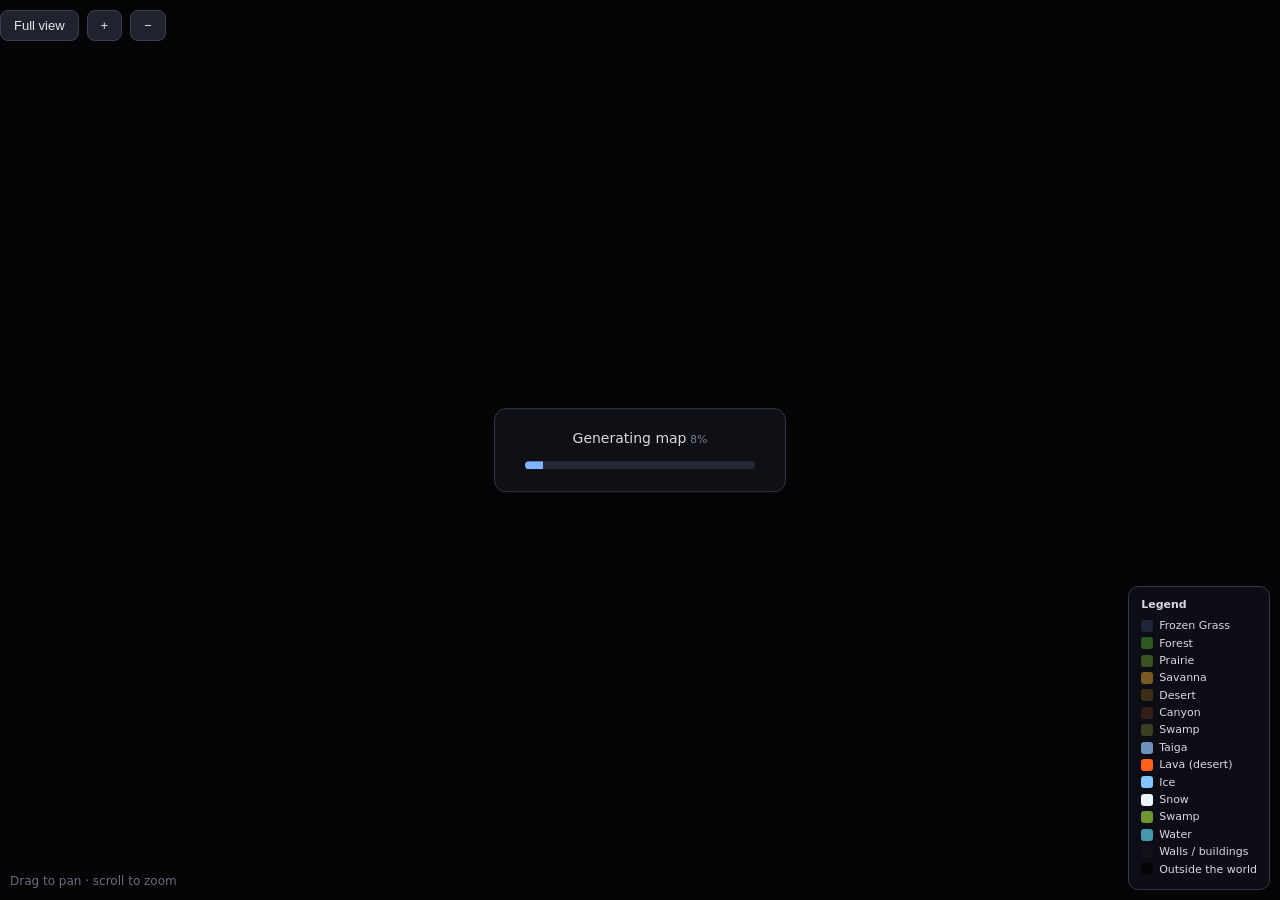
<file: map.html>
<!doctype html>
<html lang="en">
<head>
<meta charset="utf-8">
<meta name="viewport" content="width=device-width, initial-scale=1">
<title>Satellite — game world</title>
<style>
  body { margin:0; background:#0b0b10; color:#d8d8e0; font:14px/1.4 system-ui, sans-serif; overflow:hidden; }
  #wrap { position:fixed; inset:0; }
  #map { width:100%; height:100%; display:block; cursor:grab; background:#050508; }
  #map.dragging { cursor:grabbing; }
  #bar { position:fixed; top:10px; left:0; right:0; display:flex; align-items:center; gap:8px;
         justify-content:center; z-index:5; pointer-events:none; }
  .btn { pointer-events:auto; background:#20222e; color:#e6e6f0; border:1px solid #3c3f52;
         border-radius:8px; padding:7px 13px; cursor:pointer; font-size:13px; }
  .btn:hover { background:#2c2f40; }
  #stat { flex:1; text-align:center; color:#8a8ca0; font-size:12px; text-shadow:0 1px 2px #000; }
  #legend { position:fixed; right:10px; bottom:10px; z-index:5; background:rgba(16,17,24,.86);
            border:1px solid #33364a; border-radius:10px; padding:10px 12px; font-size:11px;
            max-height:60vh; overflow:auto; pointer-events:auto; }
  #legend b { display:block; margin-bottom:6px; }
  .lg { display:flex; align-items:center; gap:6px; margin:2px 0; }
  .sw { width:12px; height:12px; border-radius:3px; flex:none; }
  #hint { position:fixed; left:10px; bottom:10px; color:#6a6c80; font-size:12px; z-index:4; }
  #prog { position:fixed; top:50%; left:50%; transform:translate(-50%,-50%); z-index:8;
          background:rgba(16,17,24,.95); border:1px solid #33364a; border-radius:12px;
          padding:20px 30px; text-align:center; display:block; }
  #prog .p { width:230px; height:8px; border-radius:6px; background:#262835; overflow:hidden; margin:12px auto 2px; }
  #prog .p i { display:block; height:100%; background:#7fb3ff; width:0%; }
  #prog small { color:#7a7c90; font-size:11px; }
</style>
</head>
<body>
<div id="wrap"><canvas id="map"></canvas></div>
<canvas id="game" width="1" height="1" style="display:none"></canvas>
<div id="bar">
  <button class="btn" id="full">Full view</button>
  <button class="btn" id="zoomin">+</button>
  <button class="btn" id="zoomout">−</button>
  <div id="stat"></div>
</div>
<div id="hint">Drag to pan &middot; scroll to zoom</div>
<div id="legend"></div>
<div id="prog">Generating map<small id="progTxt"></small><div class="p"><i id="progBar"></i></div></div>

<script src="js/00-utils.js"></script>
<script src="js/01-defs.js"></script>
<script src="js/02-world.js"></script>
<script>
(function () {
  'use strict';

  // ---- world extent: the whole climate ring plus a margin of deep space ----
  var VIEW_EDGE = BIOME_RADIUS_FULL + 1200;
  var SIDE = Math.ceil((VIEW_EDGE * 2) / TILE);       // 1 px per tile
  var R1 = BIOME_RADIUS_CORE;
  var R2 = BIOME_RADIUS_FULL;

  function wxOf(tx) { return (tx - SIDE / 2) * TILE + TILE / 2; }
  function wyOf(ty) { return (ty - SIDE / 2) * TILE + TILE / 2; }

  // ---- per-tile colour: biome floor, hazards, then (dark) walls ----
  var WALL_K = 0.30;
  function colorOf(wx, wy) {
    var fs = floorStyle(wx, wy);
    var r = fs[0], g = fs[1], b = fs[2];

    var tx = Math.floor(wx / TILE), ty = Math.floor(wy / TILE);
    var cx = Math.floor(tx / CHUNK), cy = Math.floor(ty / CHUNK);
    var hm = chunkHazardMap(cx, cy);
    var hz = hm[(ty - cy * CHUNK) * CHUNK + (tx - cx * CHUNK)];
    if (hz === HAZARD_LAVA)       { r = 255; g = 96;  b = 28; }
    else if (hz === HAZARD_SNOW)  { r = 236; g = 246; b = 252; }
    else if (hz === HAZARD_ICE)   { r = 130; g = 195; b = 255; }
    else if (hz === HAZARD_SWAMP) { r = 112; g = 150; b = 48; }
    else if (hz === HAZARD_WATER) { r = 72;  g = 152; b = 172; }

    if (getTile(wx, wy) === T_WALL) { r = (r * WALL_K) | 0; g = (g * WALL_K) | 0; b = (b * WALL_K) | 0; }
    return [r, g, b];
  }

  // ---- base 1px/tile bitmap, painted progressively so the UI never blocks ----
  var world = document.createElement('canvas');
  world.width = SIDE; world.height = SIDE;
  var wctx = world.getContext('2d');
  var img = wctx.createImageData(SIDE, SIDE);
  var dta = new Uint32Array(img.data.buffer);
  var row = 0, built = false;

  function paintStep() {
    var t0 = performance.now();
    while (row < SIDE && performance.now() - t0 < 36) {
      for (var x = 0; x < SIDE; x++) {
        var c = colorOf(wxOf(x), wyOf(row));
        dta[row * SIDE + x] = (255 << 24) | (c[2] << 16) | (c[1] << 8) | c[0];
      }
      row++;
    }
    wctx.putImageData(img, 0, 0);
    var p = row / SIDE;
    document.getElementById('progBar').style.width = (p * 100) + '%';
    document.getElementById('progTxt').textContent = '  ' + Math.round(p * 100) + '%';
    if (row < SIDE) { requestAnimationFrame(paintStep); }
    else {
      document.getElementById('prog').style.display = 'none';
      built = true;
      render();
    }
  }

  // ---- viewer state ----
  var mapCanvas = document.getElementById('map');
  var ctx = mapCanvas.getContext('2d');
  var C_W = 0, C_H = 0;
  var wcX = 0, wcY = 0, Z = 1;

  function clamp(v, a, b) { return v < a ? a : v > b ? b : v; }

  function sizeCanvas() {
    C_W = innerWidth; C_H = innerHeight;
    var dpr = Math.min(devicePixelRatio || 1, 2);
    mapCanvas.width = Math.floor(C_W * dpr);
    mapCanvas.height = Math.floor(C_H * dpr);
    ctx.setTransform(dpr, 0, 0, dpr, 0, 0);
  }
  addEventListener('resize', function () { sizeCanvas(); render(); });

  function overlay() {
    // crosshair at the origin + the two biome rings, in CSS px
    var vsp = Z / TILE;                          // tiles per css px
    function spx(xW) { return C_W / 2 + (xW - wcX) * vsp; }
    function spy(yW) { return C_H / 2 + (yW - wcY) * vsp; }
    ctx.strokeStyle = 'rgba(255,255,255,0.5)';
    ctx.lineWidth = 1;
    ctx.beginPath();
    ctx.moveTo(spx(0) - 6, spy(0)); ctx.lineTo(spx(0) + 6, spy(0));
    ctx.moveTo(spx(0), spy(0) - 6); ctx.lineTo(spx(0), spy(0) + 6);
    ctx.stroke();
    ctx.strokeStyle = 'rgba(255,255,255,0.18)';
    ctx.beginPath();
    ctx.arc(spx(0), spy(0), R1 / TILE * Z, 0, PI2);
    ctx.moveTo(spx(0) + R2 / TILE * Z, spy(0)); ctx.arc(spx(0), spy(0), R2 / TILE * Z, 0, PI2);
    ctx.stroke();
  }

  function render() {
    if (!built && Z <= 1.01) return;
    ctx.fillStyle = '#050508';
    ctx.fillRect(0, 0, C_W, C_H);
    var w = C_W, h = C_H;
    if (Z <= 1.01) {
      var fit = Math.min(w / SIDE, h / SIDE);
      var dw = Math.floor(SIDE * fit), dh = Math.floor(SIDE * fit);
      ctx.imageSmoothingEnabled = false;
      ctx.drawImage(world, (w - dw) / 2, (h - dh) / 2, dw, dh);
    } else {
      var tilePx = Z;
      var halfTx = (w / 2) / tilePx, halfTy = (h / 2) / tilePx;
      var tx0 = Math.floor(wcX / TILE - halfTx), ty0 = Math.floor(wcY / TILE - halfTy);
      var txN = Math.ceil(halfTx * 2) + 2, tyN = Math.ceil(halfTy * 2) + 2;
      var left = wcX - halfTx * TILE, topW = wcY - halfTy * TILE;
      for (var ty = ty0; ty <= ty0 + tyN; ty++) {
        for (var tx = tx0; tx <= tx0 + txN; tx++) {
          var wx2 = tx * TILE + TILE * 0.5, wy2 = ty * TILE + TILE * 0.5;
          var c = colorOf(wx2, wy2);
          ctx.fillStyle = 'rgb(' + c[0] + ',' + c[1] + ',' + c[2] + ')';
          ctx.fillRect((wx2 - TILE * 0.5 - left) / TILE * tilePx, (wy2 - TILE * 0.5 - topW) / TILE * tilePx, tilePx + 0.5, tilePx + 0.5);
        }
      }
    }
    overlay();
    document.getElementById('stat').textContent =
      (wcX / TILE).toFixed(1) + ',' + (wcY / TILE).toFixed(1) +
      '  tile  ·  zoom ' + Z.toFixed(Z < 10 ? 1 : 0) + 'x';
  }

  // ---- controls ----
  function setZoom(nz, anchorX, anchorY) {
    nz = clamp(nz, 1, 16);
    if (anchorX !== undefined) {
      // keep the world point under the cursor fixed while zooming
      var owx = wcX + (anchorX - C_W / 2) * (TILE / Z);
      var owy = wcY + (anchorY - C_H / 2) * (TILE / Z);
      wcX = owx - (anchorX - C_W / 2) * (TILE / nz);
      wcY = owy - (anchorY - C_H / 2) * (TILE / nz);
    }
    Z = nz;
    render();
  }

  var dragging = false, lx = 0, ly = 0;
  mapCanvas.addEventListener('pointerdown', function (e) {
    dragging = true; lx = e.clientX; ly = e.clientY;
    mapCanvas.classList.add('dragging');
    mapCanvas.setPointerCapture(e.pointerId);
  });
  mapCanvas.addEventListener('pointermove', function (e) {
    if (!dragging) return;
    wcX -= (e.clientX - lx) * (TILE / Z);
    wcY -= (e.clientY - ly) * (TILE / Z);
    lx = e.clientX; ly = e.clientY;
    render();
  });
  mapCanvas.addEventListener('pointerup', function () {
    dragging = false; mapCanvas.classList.remove('dragging');
  });
  mapCanvas.addEventListener('wheel', function (e) {
    e.preventDefault();
    var rect = mapCanvas.getBoundingClientRect();
    var mx = e.clientX - rect.left, my = e.clientY - rect.top;
    setZoom(Z * (e.deltaY < 0 ? 1.6 : 1 / 1.6), mx, my);
  }, { passive: false });

  document.getElementById('full').onclick = function () { wcX = 0; wcY = 0; setZoom(1); };
  document.getElementById('zoomin').onclick = function () { setZoom(Z * 2, C_W / 2, C_H / 2); };
  document.getElementById('zoomout').onclick = function () { setZoom(Z / 2, C_W / 2, C_H / 2); };

  // ---- legend ----
  var LE = document.getElementById('legend');
  var html = '<b>Legend</b>';
  BIOME_IDS.forEach(function (id) {
    var d = BIOME_DEFS[id];
    html += '<div class="lg"><span class="sw" style="background:rgb(' +
      d.floor[0] + ',' + d.floor[1] + ',' + d.floor[2] + ')"></span>' + d.name + '</div>';
  });
  var extras = [
    ['#ff601c', 'Lava (desert)'],
    ['#82c3ff', 'Ice'],
    ['#ecf6fc', 'Snow'],
    ['#709632', 'Swamp'],
    ['#4898ac', 'Water'],
    ['#101218', 'Walls / buildings'],
    ['#050508', 'Outside the world']
  ];
  extras.forEach(function (x) {
    html += '<div class="lg"><span class="sw" style="background:' + x[0] + '"></span>' + x[1] + '</div>';
  });
  LE.innerHTML = html;

  sizeCanvas();
  requestAnimationFrame(paintStep);
})();
</script>
</body>
</html>
</file>
<file: css/polish.css>
:root { --gold: #d7bb80; --ink: #111724; --edge: #485168; }
#reset-save-btn { margin-top: 28px; padding: 12px 18px; min-height: 44px; border: 1px solid #ad5964; background: #331c28; color: #f0b0b7; font: inherit; font-size: 13px; cursor: pointer; flex-shrink: 0; }
#reset-save-btn:hover { background: #522631; }
body { font-family: 'Segoe UI', sans-serif; background: var(--ink); }
canvas { image-rendering: pixelated; }
button, .choice-card, .hub-card { border-radius: 3px !important; }
button:focus-visible, input:focus-visible, .choice-card:focus-visible { outline: 3px solid #ffe0a0; outline-offset: 4px; }
#start-screen, #loading-screen { background: radial-gradient(ellipse at 50% 25%, #253148 0%, #101522 48%, #080b12 100%); }
#start-subtitle { color: #b5b8c7; letter-spacing: 2px; font-size: 15px; }
#start-btn, #hub-play { background: linear-gradient(#a33d4a, #642a38); border-color: #de9c82; box-shadow: inset 0 0 0 2px #351e2b, 0 6px 18px #0006; }
.settings-box, #best-runs, #pause-panel, .hub-card { background: #121a29eb; border: 1px solid var(--edge); box-shadow: inset 0 0 0 2px #080d17; }
.settings-title, .br-title, #hub-title, #guide-title, .pause-col h3 { color: var(--gold); }
.choice-card { background: linear-gradient(145deg, #253149, #121a29); text-align: left; padding: 22px 18px; }
.choice-desc { color: #c0c7d8; font-size: 13px; line-height: 1.55; }
.choice-card:hover, .choice-card.selected { transform: translateY(-4px); }
.choice-name { font-size: 18px; }
.choice-icon { text-align: center; margin: 10px 0 18px; }
#ui-overlay { width: min(700px, 100%); padding: 12px 16px; gap: 6px; background: linear-gradient(110deg, #0a101aee, #0a101a99 75%, transparent); border-bottom: 1px solid #d7bb8030; }
#timer { color: #f1dfbb; font-variant-numeric: tabular-nums; }
#kills, #biome-label { color: #bdc5d7; }
.bar-container { height: 14px; border-radius: 2px; border: 1px solid #6b5761; background: #0b101b; }
.bar-fill { border-radius: 0; }
#hp-bar { background: linear-gradient(90deg, #9d354d, #dd7274); }
#xp-bar { background: linear-gradient(90deg, #426788, #8bc7d0); }
#xp-bar-bg { border-color: #4e7185; }
#weapon-icons { flex-wrap: wrap; }
.weapon-icon { width: 46px; height: 46px; border: 1px solid #60687e; background: #121a29; box-shadow: inset 0 0 0 2px #080d17; }
.weapon-icon.evolved { border-color: var(--gold); box-shadow: inset 0 0 0 2px #3c3024; }
.weapon-icon.evolved::after { content: '◆'; position: absolute; top: -5px; right: -4px; font-size: 11px; color: #ffe0a0; }
.weapon-level { background: #26364b; border-color: #a5b2c7; }
#fps { display: block; position: fixed; top: calc(8px + env(safe-area-inset-top)); right: calc(8px + env(safe-area-inset-right)); z-index: 30; padding: 4px 7px; border-radius: 3px; background: #080d17cc; color: #d5e8bc; font-size: 11px; font-variant-numeric: tabular-nums; pointer-events: none; }
#dev-btn { display: block; }
body.show-diagnostics #fps, body.show-diagnostics #dev-btn { display: block; }
#pause-screen, #levelup-screen, #game-over-screen { background: #070c16e8; }
@media (max-width: 700px) { #ui-overlay { padding: calc(6px + env(safe-area-inset-top)) 9px 6px; } .weapon-icon { width: 36px; height: 36px; } }
@media (orientation: landscape) and (max-height: 600px) { #ui-overlay { width: min(520px, 80vw); padding-top: calc(4px + env(safe-area-inset-top)); } .bar-container { height: 12px; } }
@media (prefers-reduced-motion: reduce) { *, *::before, *::after { animation: none !important; transition: none !important; } }
</file>
